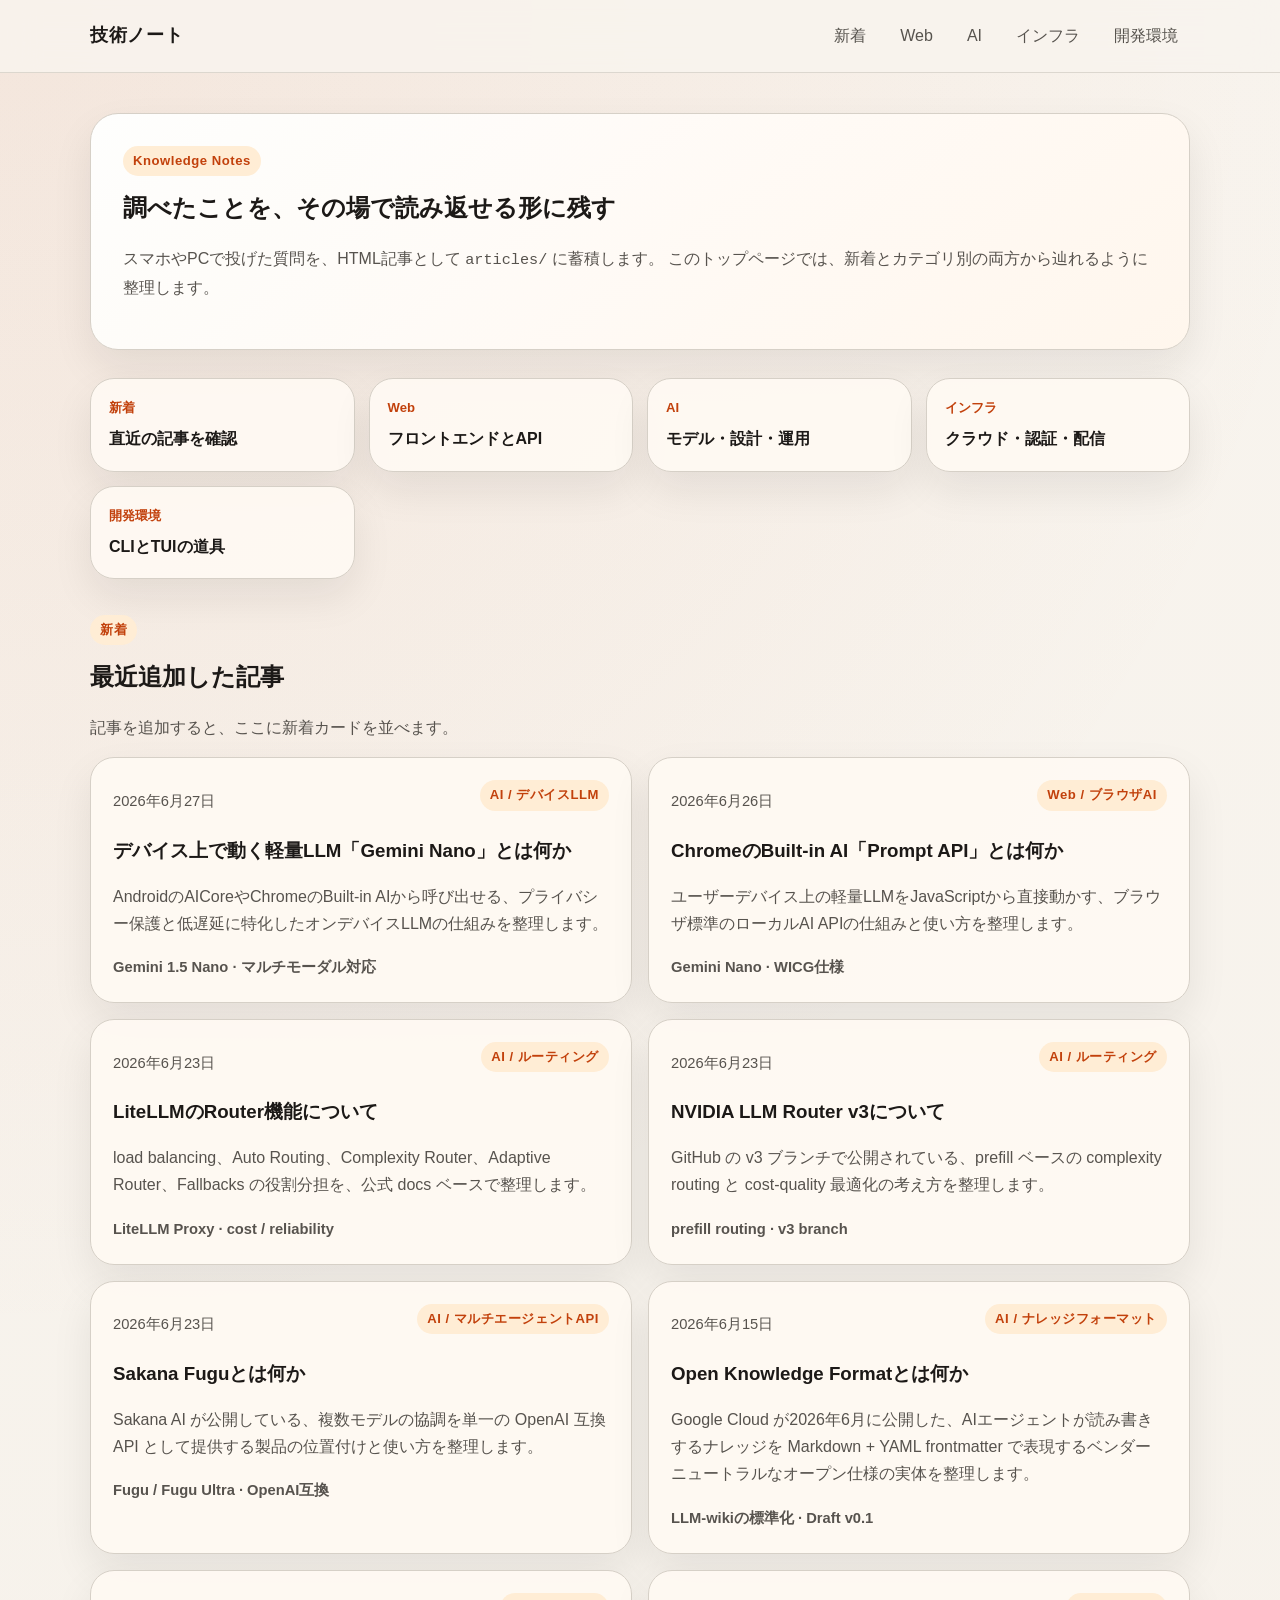
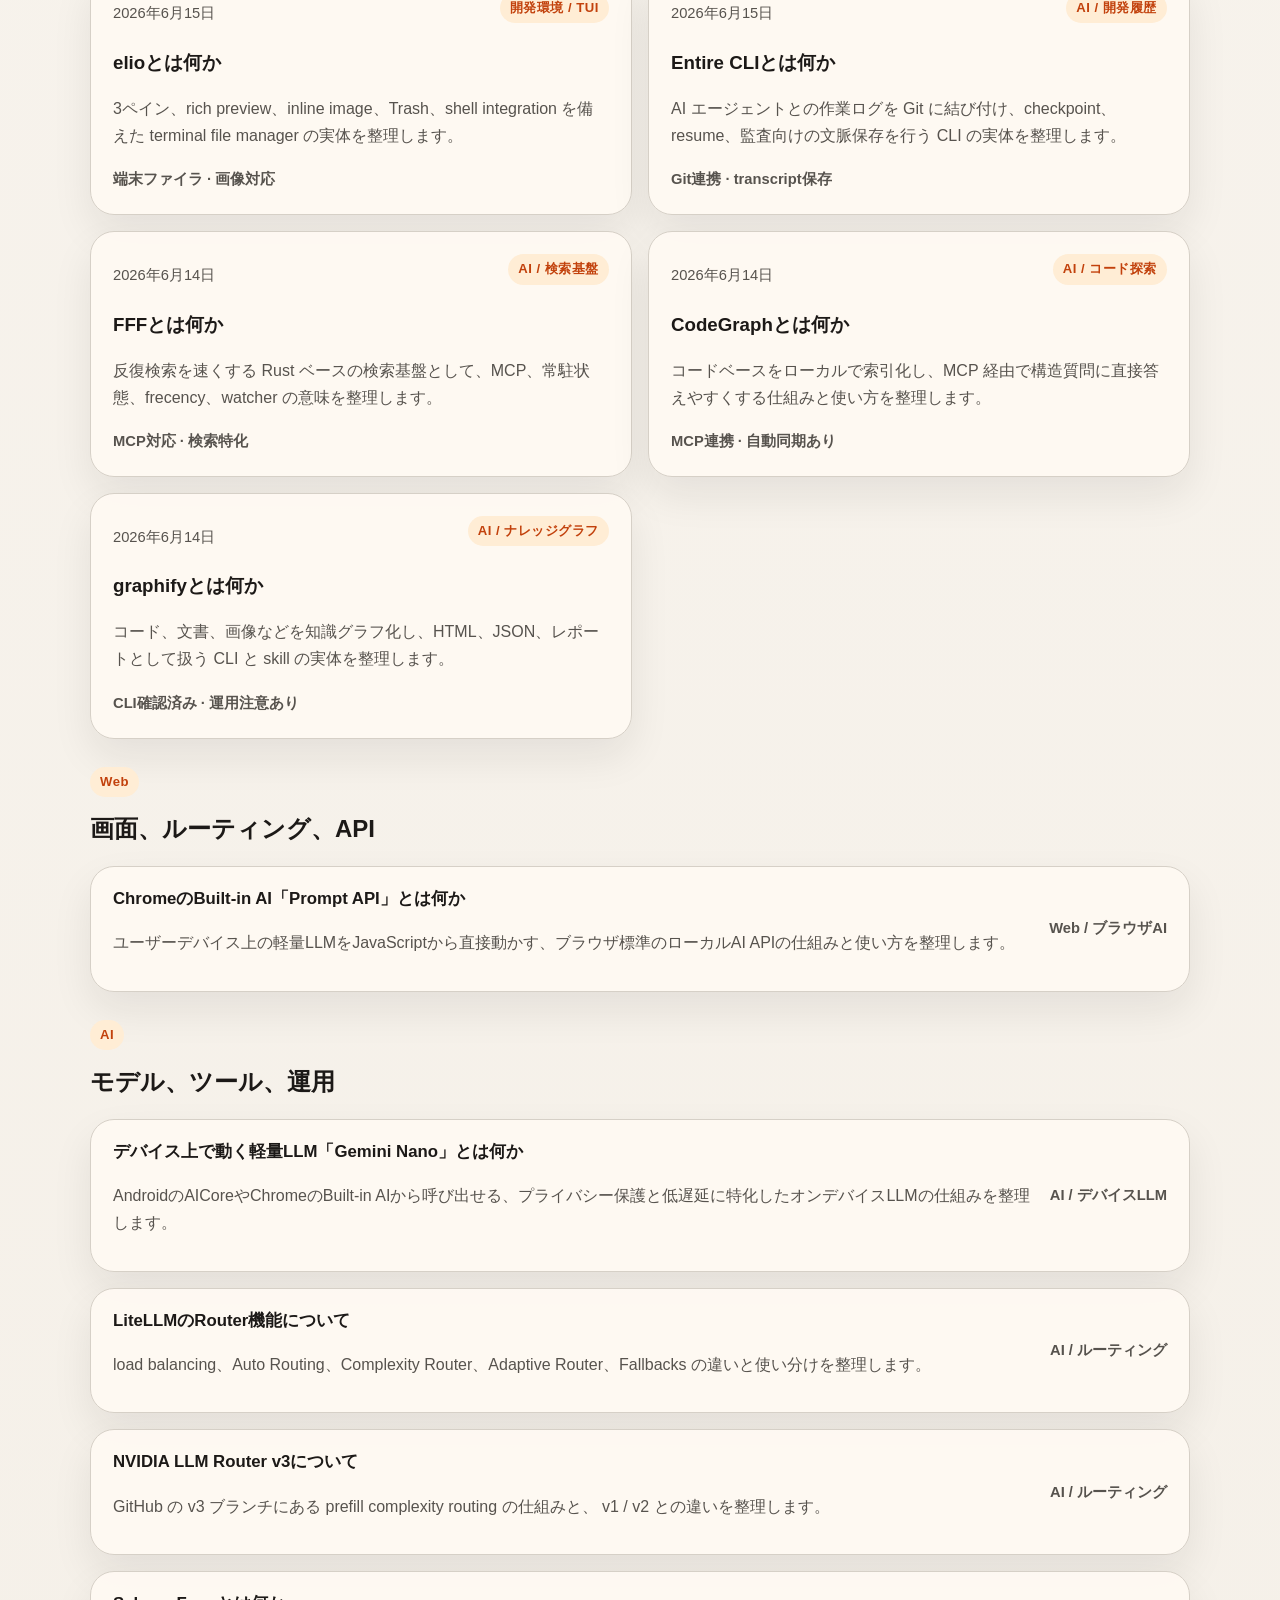
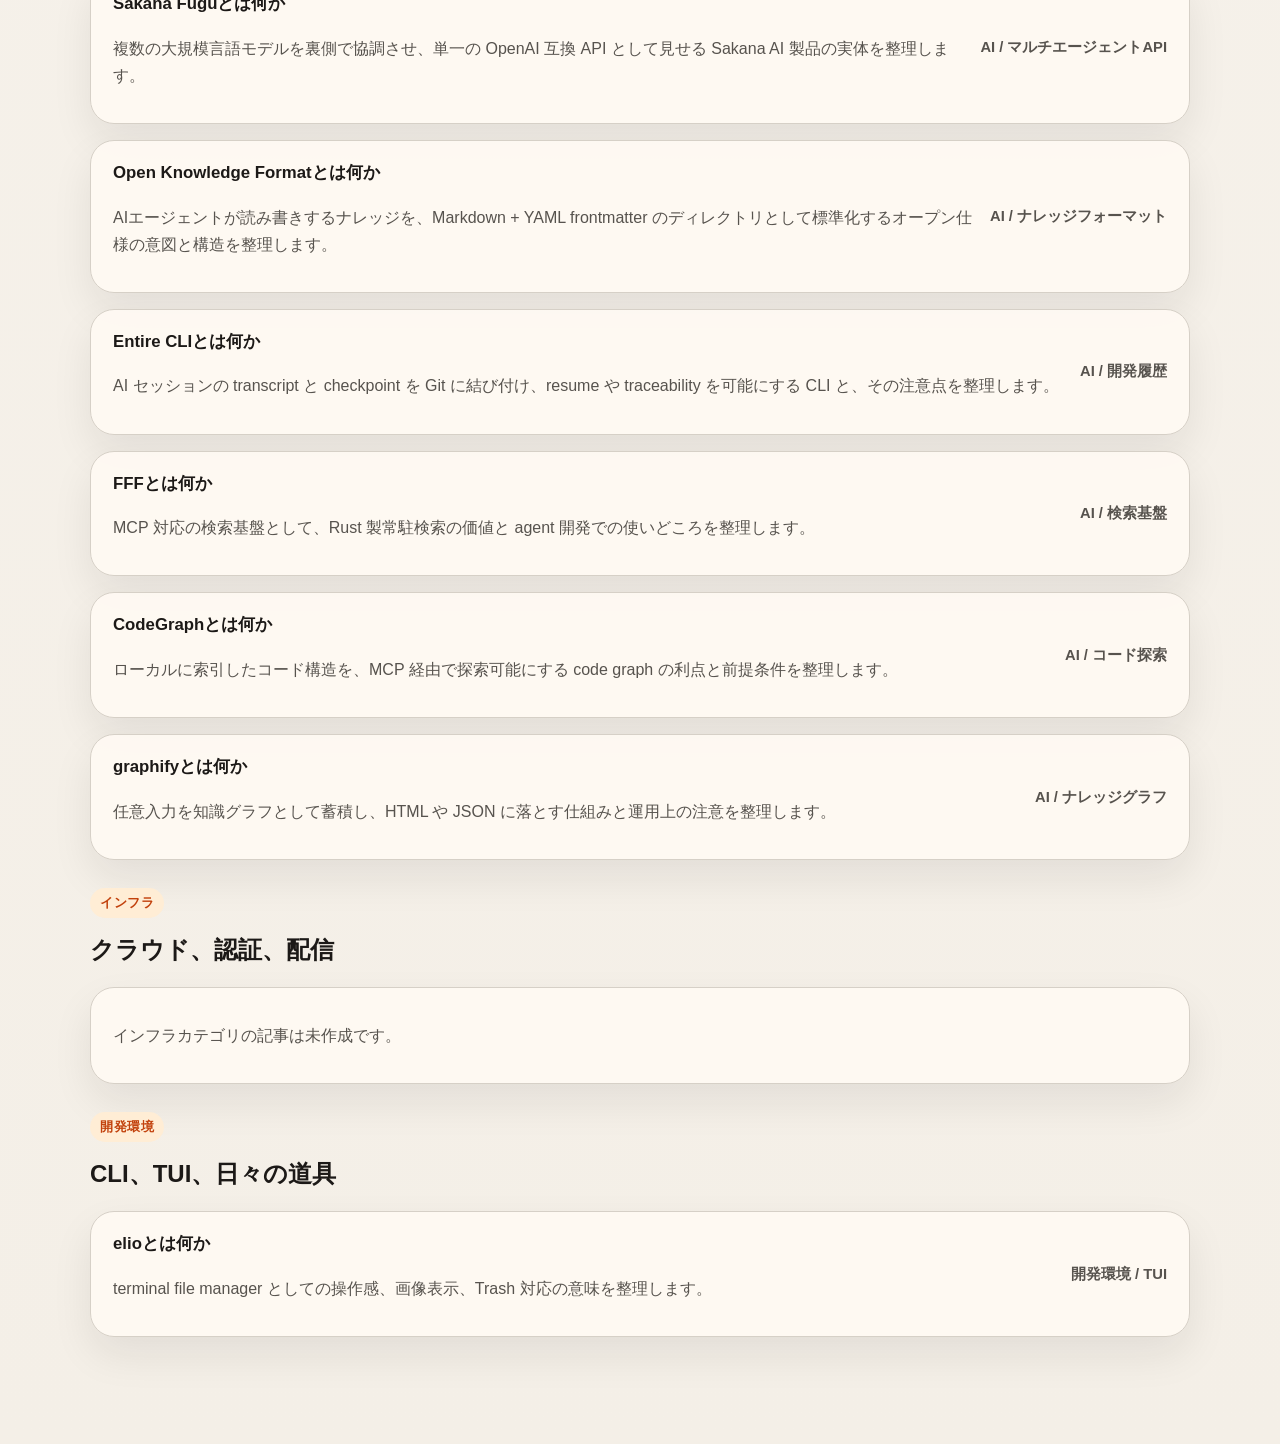
<file: index.html>
<!doctype html>
<html lang="ja">
  <head>
    <meta charset="utf-8" />
    <meta name="viewport" content="width=device-width, initial-scale=1" />
    <title>技術ノート</title>
    <meta
      name="description"
      content="スマホやPCで投げた技術的な疑問を、読み返せるHTMLノートとして蓄積するための静的サイトです。"
    />
    <link rel="stylesheet" href="styles/site.css" />
  </head>
  <body>
    <header class="site-header">
      <div class="header-inner">
        <a class="brand" href="index.html">技術ノート</a>
        <nav class="nav" aria-label="カテゴリ">
          <a href="#recent">新着</a>
          <a href="#web">Web</a>
          <a href="#ai">AI</a>
          <a href="#infra">インフラ</a>
          <a href="#devtools">開発環境</a>
        </nav>
      </div>
    </header>

    <main class="page">
      <section class="hero">
        <p class="eyebrow">Knowledge Notes</p>
        <h1>調べたことを、その場で読み返せる形に残す</h1>
        <p class="lead">
          スマホやPCで投げた質問を、HTML記事として
          <code>articles/</code> に蓄積します。
          このトップページでは、新着とカテゴリ別の両方から辿れるように整理します。
        </p>
      </section>

      <section class="section-map" aria-label="分類マップ">
        <a href="#recent">
          <span class="section-map-label">新着</span>
          <strong>直近の記事を確認</strong>
        </a>
        <a href="#web">
          <span class="section-map-label">Web</span>
          <strong>フロントエンドとAPI</strong>
        </a>
        <a href="#ai">
          <span class="section-map-label">AI</span>
          <strong>モデル・設計・運用</strong>
        </a>
        <a href="#infra">
          <span class="section-map-label">インフラ</span>
          <strong>クラウド・認証・配信</strong>
        </a>
        <a href="#devtools">
          <span class="section-map-label">開発環境</span>
          <strong>CLIとTUIの道具</strong>
        </a>
      </section>

      <section
        class="recent-section"
        id="recent"
        aria-labelledby="recent-heading"
      >
        <div class="domain-heading">
          <p class="eyebrow">新着</p>
          <h2 id="recent-heading">最近追加した記事</h2>
          <p class="section-note">
            記事を追加すると、ここに新着カードを並べます。
          </p>
        </div>
        <div class="article-list">
          <a class="article-card" href="articles/gemini-nano.html">
            <p class="card-meta-row">
              <time class="article-date" datetime="2026-06-27"
                >2026年6月27日</time
              >
              <span class="eyebrow">AI / デバイスLLM</span>
            </p>
            <h3>デバイス上で動く軽量LLM「Gemini Nano」とは何か</h3>
            <p>
              AndroidのAICoreやChromeのBuilt-in AIから呼び出せる、プライバシー保護と低遅延に特化したオンデバイスLLMの仕組みを整理します。
            </p>
            <span class="meta">Gemini 1.5 Nano · マルチモーダル対応</span>
          </a>

          <a class="article-card" href="articles/prompt-api.html">
            <p class="card-meta-row">
              <time class="article-date" datetime="2026-06-26"
                >2026年6月26日</time
              >
              <span class="eyebrow">Web / ブラウザAI</span>
            </p>
            <h3>ChromeのBuilt-in AI「Prompt API」とは何か</h3>
            <p>
              ユーザーデバイス上の軽量LLMをJavaScriptから直接動かす、ブラウザ標準のローカルAI APIの仕組みと使い方を整理します。
            </p>
            <span class="meta">Gemini Nano · WICG仕様</span>
          </a>

          <a class="article-card" href="articles/litellm-router.html">
            <p class="card-meta-row">
              <time class="article-date" datetime="2026-06-23"
                >2026年6月23日</time
              >
              <span class="eyebrow">AI / ルーティング</span>
            </p>
            <h3>LiteLLMのRouter機能について</h3>
            <p>
              load balancing、Auto Routing、Complexity Router、Adaptive
              Router、Fallbacks の役割分担を、公式 docs ベースで整理します。
            </p>
            <span class="meta">LiteLLM Proxy · cost / reliability</span>
          </a>

          <a class="article-card" href="articles/nvidia-llm-router-v3.html">
            <p class="card-meta-row">
              <time class="article-date" datetime="2026-06-23"
                >2026年6月23日</time
              >
              <span class="eyebrow">AI / ルーティング</span>
            </p>
            <h3>NVIDIA LLM Router v3について</h3>
            <p>
              GitHub の v3 ブランチで公開されている、prefill ベースの
              complexity routing と cost-quality 最適化の考え方を整理します。
            </p>
            <span class="meta">prefill routing · v3 branch</span>
          </a>

          <a class="article-card" href="articles/sakana-fugu.html">
            <p class="card-meta-row">
              <time class="article-date" datetime="2026-06-23"
                >2026年6月23日</time
              >
              <span class="eyebrow">AI / マルチエージェントAPI</span>
            </p>
            <h3>Sakana Fuguとは何か</h3>
            <p>
              Sakana AI
              が公開している、複数モデルの協調を単一の OpenAI 互換 API
              として提供する製品の位置付けと使い方を整理します。
            </p>
            <span class="meta">Fugu / Fugu Ultra · OpenAI互換</span>
          </a>

          <a class="article-card" href="articles/open-knowledge-format.html">
            <p class="card-meta-row">
              <time class="article-date" datetime="2026-06-15"
                >2026年6月15日</time
              >
              <span class="eyebrow">AI / ナレッジフォーマット</span>
            </p>
            <h3>Open Knowledge Formatとは何か</h3>
            <p>
              Google Cloud
              が2026年6月に公開した、AIエージェントが読み書きするナレッジを
              Markdown + YAML frontmatter
              で表現するベンダーニュートラルなオープン仕様の実体を整理します。
            </p>
            <span class="meta">LLM-wikiの標準化 · Draft v0.1</span>
          </a>

          <a class="article-card" href="articles/elio.html">
            <p class="card-meta-row">
              <time class="article-date" datetime="2026-06-15"
                >2026年6月15日</time
              >
              <span class="eyebrow">開発環境 / TUI</span>
            </p>
            <h3>elioとは何か</h3>
            <p>
              3ペイン、rich preview、inline image、Trash、shell integration
              を備えた terminal file manager の実体を整理します。
            </p>
            <span class="meta">端末ファイラ · 画像対応</span>
          </a>

          <a class="article-card" href="articles/entire-cli.html">
            <p class="card-meta-row">
              <time class="article-date" datetime="2026-06-15"
                >2026年6月15日</time
              >
              <span class="eyebrow">AI / 開発履歴</span>
            </p>
            <h3>Entire CLIとは何か</h3>
            <p>
              AI エージェントとの作業ログを Git
              に結び付け、checkpoint、resume、監査向けの文脈保存を行う CLI
              の実体を整理します。
            </p>
            <span class="meta">Git連携 · transcript保存</span>
          </a>

          <a class="article-card" href="articles/fff.html">
            <p class="card-meta-row">
              <time class="article-date" datetime="2026-06-14"
                >2026年6月14日</time
              >
              <span class="eyebrow">AI / 検索基盤</span>
            </p>
            <h3>FFFとは何か</h3>
            <p>
              反復検索を速くする Rust
              ベースの検索基盤として、MCP、常駐状態、frecency、watcher
              の意味を整理します。
            </p>
            <span class="meta">MCP対応 · 検索特化</span>
          </a>

          <a class="article-card" href="articles/codegraph.html">
            <p class="card-meta-row">
              <time class="article-date" datetime="2026-06-14"
                >2026年6月14日</time
              >
              <span class="eyebrow">AI / コード探索</span>
            </p>
            <h3>CodeGraphとは何か</h3>
            <p>
              コードベースをローカルで索引化し、MCP
              経由で構造質問に直接答えやすくする仕組みと使い方を整理します。
            </p>
            <span class="meta">MCP連携 · 自動同期あり</span>
          </a>

          <a class="article-card" href="articles/graphify.html">
            <p class="card-meta-row">
              <time class="article-date" datetime="2026-06-14"
                >2026年6月14日</time
              >
              <span class="eyebrow">AI / ナレッジグラフ</span>
            </p>
            <h3>graphifyとは何か</h3>
            <p>
              コード、文書、画像などを知識グラフ化し、HTML、JSON、レポートとして扱う
              CLI と skill の実体を整理します。
            </p>
            <span class="meta">CLI確認済み · 運用注意あり</span>
          </a>
        </div>
      </section>

      <section class="domain-section" id="web" aria-labelledby="web-heading">
        <div class="domain-heading">
          <p class="eyebrow">Web</p>
          <h2 id="web-heading">画面、ルーティング、API</h2>
        </div>
        <div class="article-row-list">
          <a class="article-row" href="articles/prompt-api.html">
            <div class="article-row-main">
              <span class="article-row-title">ChromeのBuilt-in AI「Prompt API」とは何か</span>
              <p class="article-row-desc">
                ユーザーデバイス上の軽量LLMをJavaScriptから直接動かす、ブラウザ標準のローカルAI APIの仕組みと使い方を整理します。
              </p>
            </div>
            <span class="article-row-meta">Web / ブラウザAI</span>
          </a>
        </div>
      </section>

      <section class="domain-section" id="ai" aria-labelledby="ai-heading">
        <div class="domain-heading">
          <p class="eyebrow">AI</p>
          <h2 id="ai-heading">モデル、ツール、運用</h2>
        </div>
        <div class="article-row-list">
          <a class="article-row" href="articles/gemini-nano.html">
            <div class="article-row-main">
              <span class="article-row-title">デバイス上で動く軽量LLM「Gemini Nano」とは何か</span>
              <p class="article-row-desc">
                AndroidのAICoreやChromeのBuilt-in AIから呼び出せる、プライバシー保護と低遅延に特化したオンデバイスLLMの仕組みを整理します。
              </p>
            </div>
            <span class="article-row-meta">AI / デバイスLLM</span>
          </a>

          <a class="article-row" href="articles/litellm-router.html">
            <div class="article-row-main">
              <span class="article-row-title">LiteLLMのRouter機能について</span>
              <p class="article-row-desc">
                load balancing、Auto Routing、Complexity Router、Adaptive
                Router、Fallbacks の違いと使い分けを整理します。
              </p>
            </div>
            <span class="article-row-meta">AI / ルーティング</span>
          </a>

          <a class="article-row" href="articles/nvidia-llm-router-v3.html">
            <div class="article-row-main">
              <span class="article-row-title">NVIDIA LLM Router v3について</span>
              <p class="article-row-desc">
                GitHub の v3 ブランチにある prefill complexity routing の仕組みと、
                v1 / v2 との違いを整理します。
              </p>
            </div>
            <span class="article-row-meta">AI / ルーティング</span>
          </a>

          <a class="article-row" href="articles/sakana-fugu.html">
            <div class="article-row-main">
              <span class="article-row-title">Sakana Fuguとは何か</span>
              <p class="article-row-desc">
                複数の大規模言語モデルを裏側で協調させ、単一の OpenAI 互換
                API として見せる Sakana AI 製品の実体を整理します。
              </p>
            </div>
            <span class="article-row-meta">AI / マルチエージェントAPI</span>
          </a>

          <a class="article-row" href="articles/open-knowledge-format.html">
            <div class="article-row-main">
              <span class="article-row-title"
                >Open Knowledge Formatとは何か</span
              >
              <p class="article-row-desc">
                AIエージェントが読み書きするナレッジを、Markdown + YAML
                frontmatter
                のディレクトリとして標準化するオープン仕様の意図と構造を整理します。
              </p>
            </div>
            <span class="article-row-meta">AI / ナレッジフォーマット</span>
          </a>

          <a class="article-row" href="articles/entire-cli.html">
            <div class="article-row-main">
              <span class="article-row-title">Entire CLIとは何か</span>
              <p class="article-row-desc">
                AI セッションの transcript と checkpoint を Git
                に結び付け、resume や traceability を可能にする CLI
                と、その注意点を整理します。
              </p>
            </div>
            <span class="article-row-meta">AI / 開発履歴</span>
          </a>

          <a class="article-row" href="articles/fff.html">
            <div class="article-row-main">
              <span class="article-row-title">FFFとは何か</span>
              <p class="article-row-desc">
                MCP 対応の検索基盤として、Rust 製常駐検索の価値と
                agent 開発での使いどころを整理します。
              </p>
            </div>
            <span class="article-row-meta">AI / 検索基盤</span>
          </a>

          <a class="article-row" href="articles/codegraph.html">
            <div class="article-row-main">
              <span class="article-row-title">CodeGraphとは何か</span>
              <p class="article-row-desc">
                ローカルに索引したコード構造を、MCP 経由で探索可能にする
                code graph の利点と前提条件を整理します。
              </p>
            </div>
            <span class="article-row-meta">AI / コード探索</span>
          </a>

          <a class="article-row" href="articles/graphify.html">
            <div class="article-row-main">
              <span class="article-row-title">graphifyとは何か</span>
              <p class="article-row-desc">
                任意入力を知識グラフとして蓄積し、HTML や JSON
                に落とす仕組みと運用上の注意を整理します。
              </p>
            </div>
            <span class="article-row-meta">AI / ナレッジグラフ</span>
          </a>
        </div>
      </section>

      <section class="domain-section" id="infra" aria-labelledby="infra-heading">
        <div class="domain-heading">
          <p class="eyebrow">インフラ</p>
          <h2 id="infra-heading">クラウド、認証、配信</h2>
        </div>
        <div class="empty-state">
          <p>インフラカテゴリの記事は未作成です。</p>
        </div>
      </section>

      <section class="domain-section" id="devtools" aria-labelledby="devtools-heading">
        <div class="domain-heading">
          <p class="eyebrow">開発環境</p>
          <h2 id="devtools-heading">CLI、TUI、日々の道具</h2>
        </div>
        <div class="article-row-list">
          <a class="article-row" href="articles/elio.html">
            <div class="article-row-main">
              <span class="article-row-title">elioとは何か</span>
              <p class="article-row-desc">
                terminal file manager としての操作感、画像表示、Trash
                対応の意味を整理します。
              </p>
            </div>
            <span class="article-row-meta">開発環境 / TUI</span>
          </a>
        </div>
      </section>
    </main>
  </body>
</html>
</file>
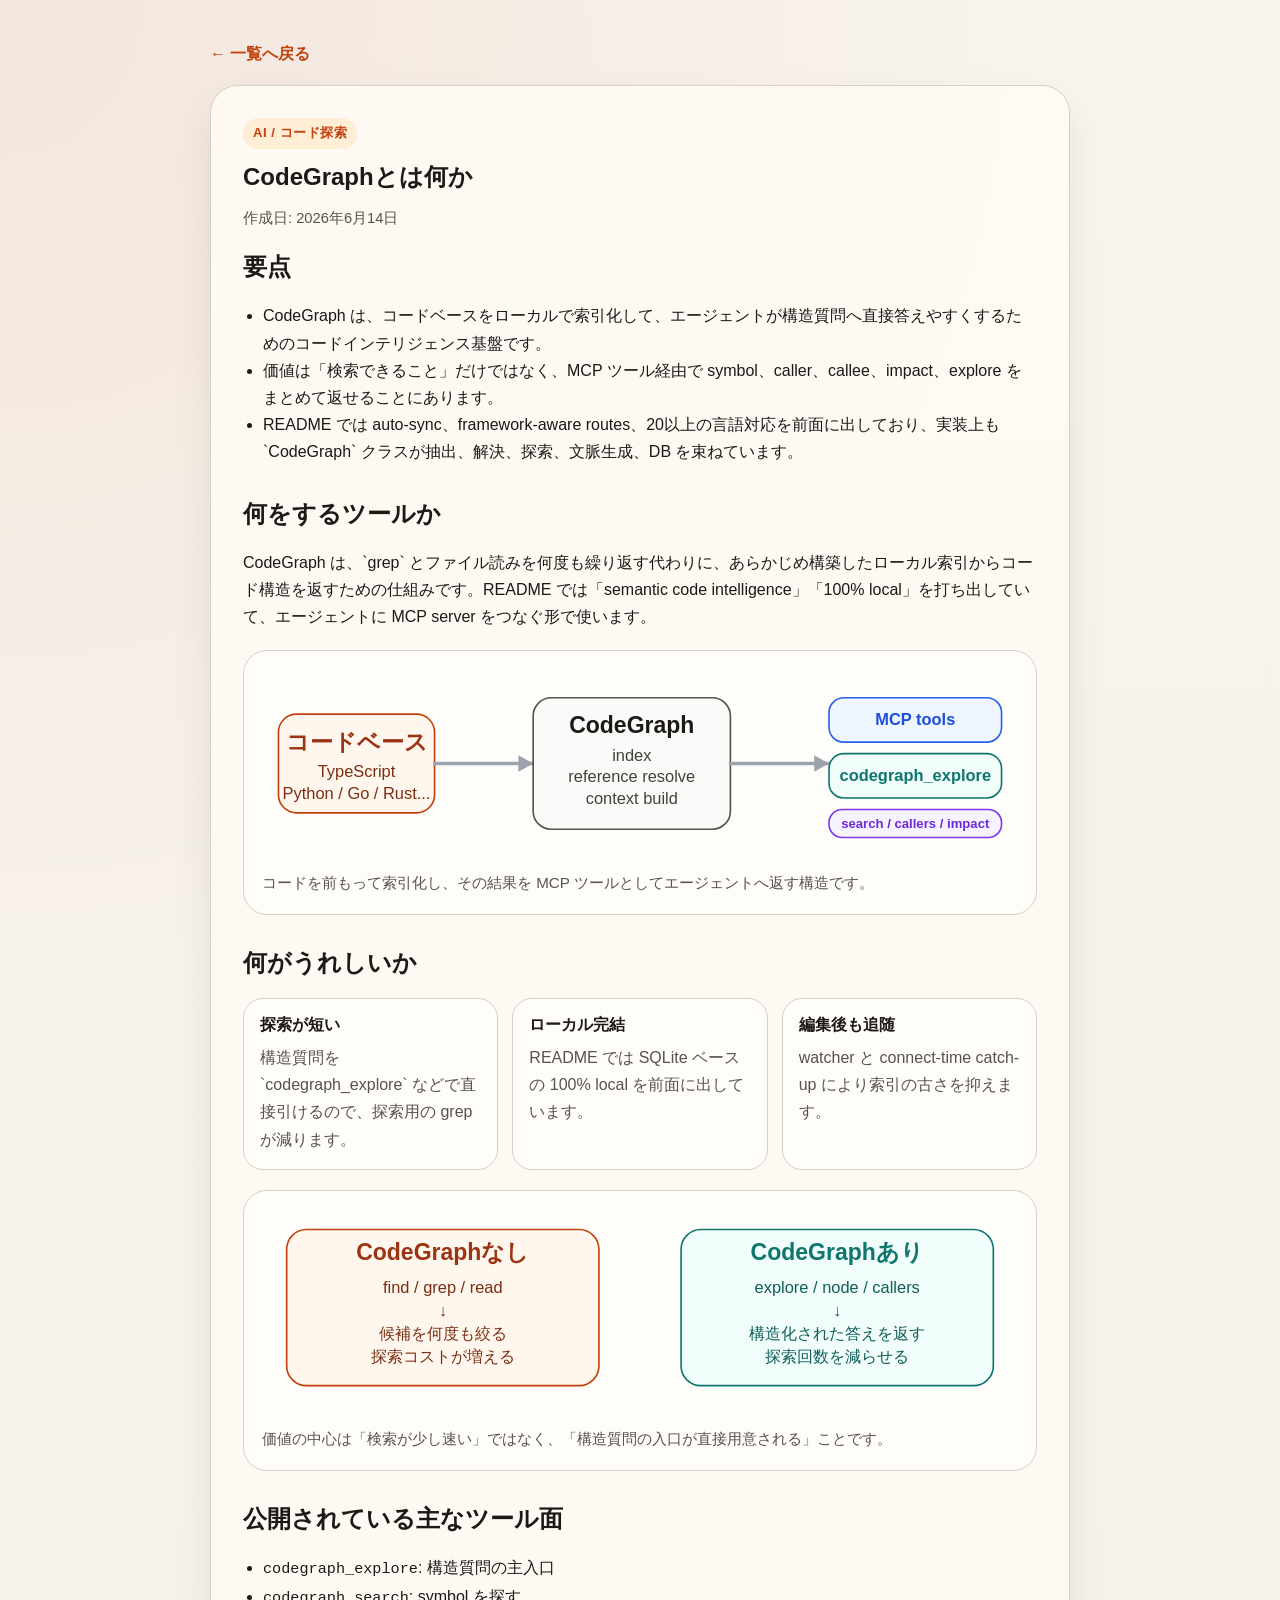
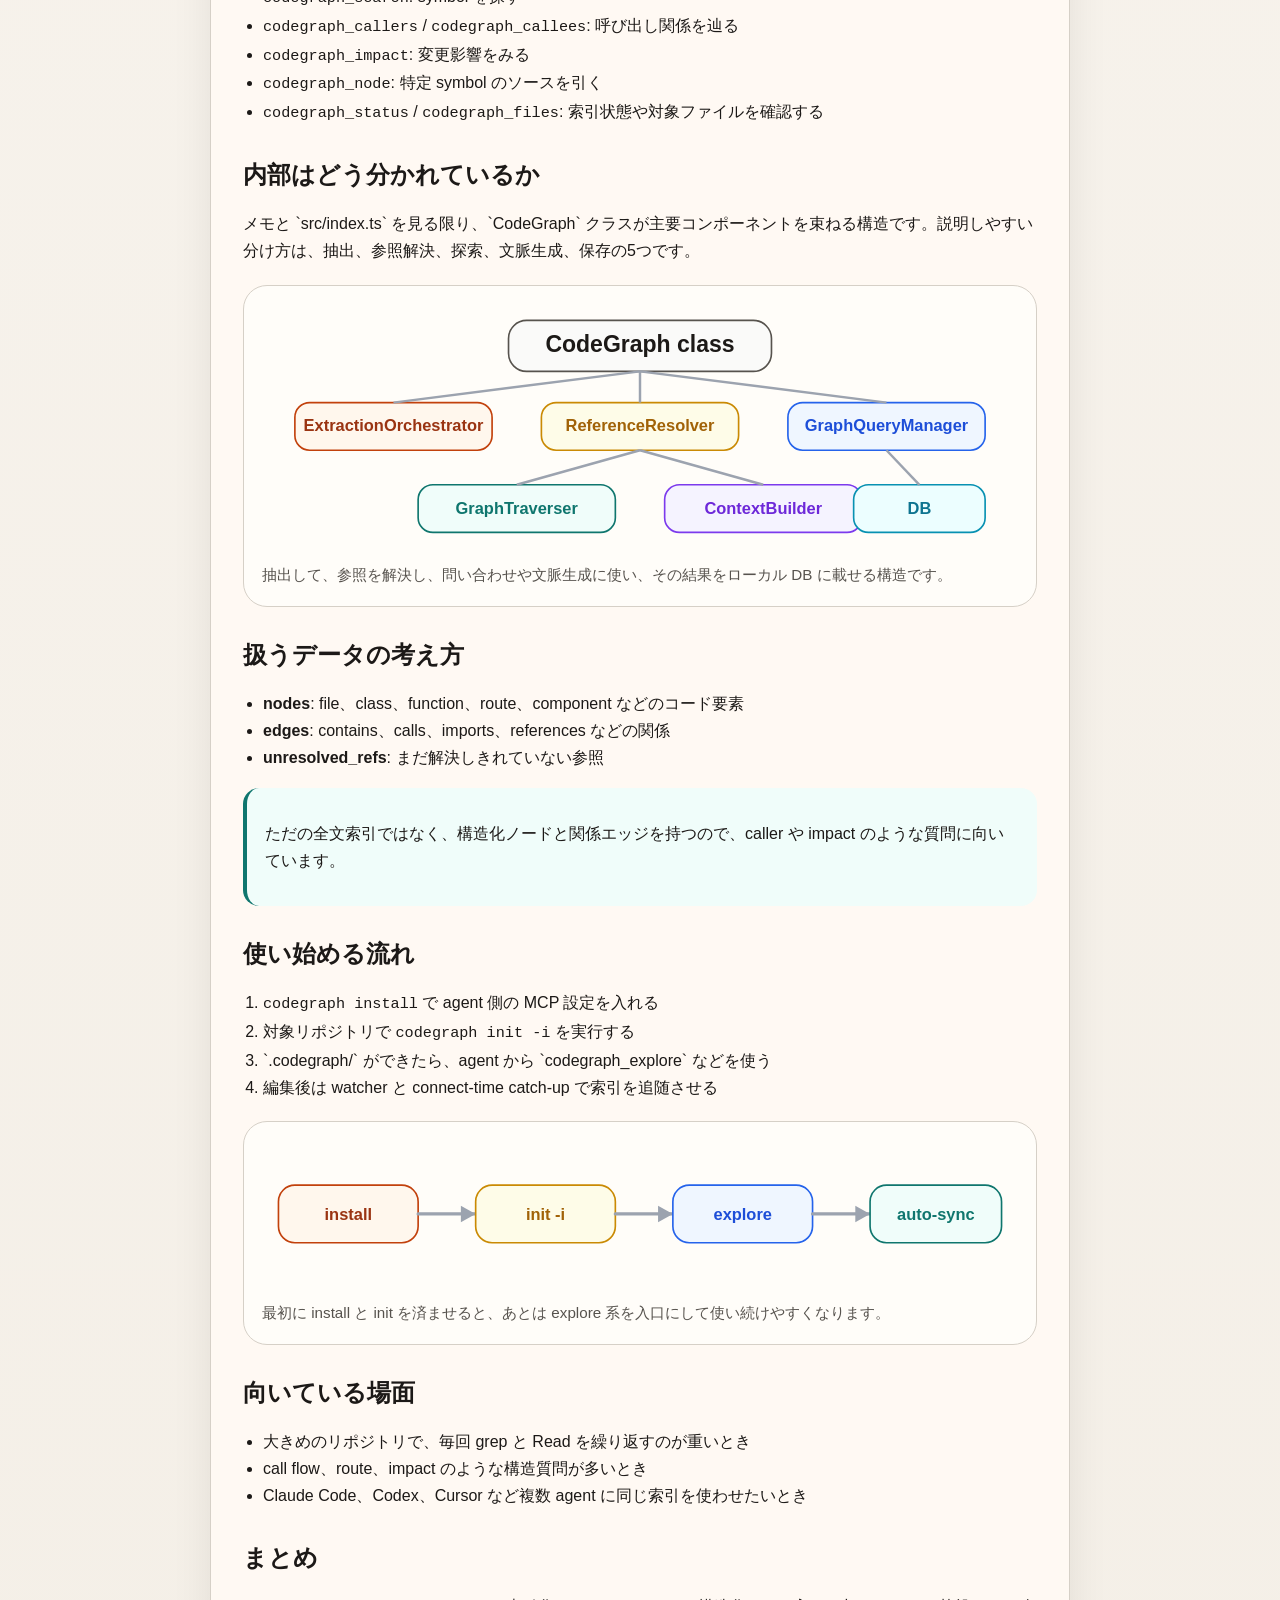
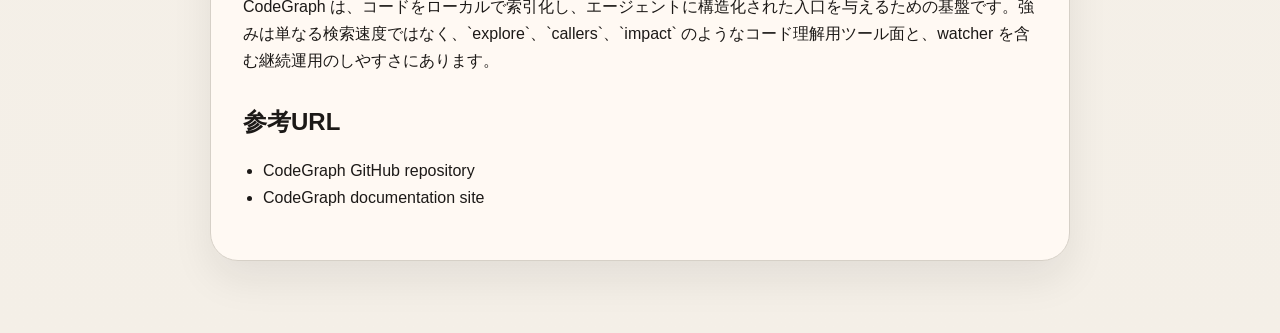
<file: articles/codegraph.html>
<!doctype html>
<html lang="ja">
<head>
  <meta charset="utf-8">
  <meta name="viewport" content="width=device-width, initial-scale=1">
  <title>CodeGraphとは何か</title>
  <link rel="stylesheet" href="../styles/site.css">
</head>
<body>
  <main class="article-page">
    <a class="back-link" href="../index.html">← 一覧へ戻る</a>

    <article class="article-shell">
      <p class="eyebrow">AI / コード探索</p>
      <h1>CodeGraphとは何か</h1>
      <p class="article-date">作成日: 2026年6月14日</p>

      <section>
        <h2>要点</h2>
        <ul>
          <li>CodeGraph は、コードベースをローカルで索引化して、エージェントが構造質問へ直接答えやすくするためのコードインテリジェンス基盤です。</li>
          <li>価値は「検索できること」だけではなく、MCP ツール経由で symbol、caller、callee、impact、explore をまとめて返せることにあります。</li>
          <li>README では auto-sync、framework-aware routes、20以上の言語対応を前面に出しており、実装上も `CodeGraph` クラスが抽出、解決、探索、文脈生成、DB を束ねています。</li>
        </ul>
      </section>

      <section>
        <h2>何をするツールか</h2>
        <p>CodeGraph は、`grep` とファイル読みを何度も繰り返す代わりに、あらかじめ構築したローカル索引からコード構造を返すための仕組みです。README では「semantic code intelligence」「100% local」を打ち出していて、エージェントに MCP server をつなぐ形で使います。</p>
        <figure class="diagram-card">
          <svg viewBox="0 0 920 230" role="img" aria-label="CodeGraphの基本フロー">
            <rect x="20" y="55" width="190" height="120" rx="22" fill="#fff7ed" stroke="#c2410c" stroke-width="2"/>
            <text x="115" y="98" text-anchor="middle" font-size="28" font-weight="700" fill="#9a3412">コードベース</text>
            <text x="115" y="132" text-anchor="middle" font-size="20" fill="#7c2d12">TypeScript</text>
            <text x="115" y="158" text-anchor="middle" font-size="20" fill="#7c2d12">Python / Go / Rust...</text>

            <path d="M210 115 H330" stroke="#9ca3af" stroke-width="4" stroke-linecap="round"/>
            <polygon points="330,115 312,105 312,125" fill="#9ca3af"/>

            <rect x="330" y="35" width="240" height="160" rx="22" fill="#fafaf9" stroke="#57534e" stroke-width="2"/>
            <text x="450" y="78" text-anchor="middle" font-size="28" font-weight="700" fill="#1c1917">CodeGraph</text>
            <text x="450" y="112" text-anchor="middle" font-size="20" fill="#44403c">index</text>
            <text x="450" y="138" text-anchor="middle" font-size="20" fill="#44403c">reference resolve</text>
            <text x="450" y="164" text-anchor="middle" font-size="20" fill="#44403c">context build</text>

            <path d="M570 115 H690" stroke="#9ca3af" stroke-width="4" stroke-linecap="round"/>
            <polygon points="690,115 672,105 672,125" fill="#9ca3af"/>

            <rect x="690" y="35" width="210" height="54" rx="18" fill="#eff6ff" stroke="#2563eb" stroke-width="2"/>
            <text x="795" y="68" text-anchor="middle" font-size="20" font-weight="700" fill="#1d4ed8">MCP tools</text>

            <rect x="690" y="103" width="210" height="54" rx="18" fill="#f0fdfa" stroke="#0f766e" stroke-width="2"/>
            <text x="795" y="136" text-anchor="middle" font-size="20" font-weight="700" fill="#0f766e">codegraph_explore</text>

            <rect x="690" y="171" width="210" height="34" rx="16" fill="#f5f3ff" stroke="#7c3aed" stroke-width="2"/>
            <text x="795" y="193" text-anchor="middle" font-size="16" font-weight="700" fill="#6d28d9">search / callers / impact</text>
          </svg>
          <figcaption class="diagram-caption">コードを前もって索引化し、その結果を MCP ツールとしてエージェントへ返す構造です。</figcaption>
        </figure>
      </section>

      <section>
        <h2>何がうれしいか</h2>
        <div class="mini-grid">
          <div class="mini-card">
            <h3>探索が短い</h3>
            <p>構造質問を `codegraph_explore` などで直接引けるので、探索用の grep が減ります。</p>
          </div>
          <div class="mini-card">
            <h3>ローカル完結</h3>
            <p>README では SQLite ベースの 100% local を前面に出しています。</p>
          </div>
          <div class="mini-card">
            <h3>編集後も追随</h3>
            <p>watcher と connect-time catch-up により索引の古さを抑えます。</p>
          </div>
        </div>
        <figure class="diagram-card">
          <svg viewBox="0 0 920 250" role="img" aria-label="通常探索とCodeGraph利用の違い">
            <rect x="30" y="25" width="380" height="190" rx="24" fill="#fff7ed" stroke="#c2410c" stroke-width="2"/>
            <text x="220" y="62" text-anchor="middle" font-size="28" font-weight="700" fill="#9a3412">CodeGraphなし</text>
            <text x="220" y="102" text-anchor="middle" font-size="20" fill="#7c2d12">find / grep / read</text>
            <text x="220" y="130" text-anchor="middle" font-size="20" fill="#7c2d12">↓</text>
            <text x="220" y="158" text-anchor="middle" font-size="20" fill="#7c2d12">候補を何度も絞る</text>
            <text x="220" y="186" text-anchor="middle" font-size="20" fill="#7c2d12">探索コストが増える</text>

            <rect x="510" y="25" width="380" height="190" rx="24" fill="#f0fdfa" stroke="#0f766e" stroke-width="2"/>
            <text x="700" y="62" text-anchor="middle" font-size="28" font-weight="700" fill="#0f766e">CodeGraphあり</text>
            <text x="700" y="102" text-anchor="middle" font-size="20" fill="#115e59">explore / node / callers</text>
            <text x="700" y="130" text-anchor="middle" font-size="20" fill="#115e59">↓</text>
            <text x="700" y="158" text-anchor="middle" font-size="20" fill="#115e59">構造化された答えを返す</text>
            <text x="700" y="186" text-anchor="middle" font-size="20" fill="#115e59">探索回数を減らせる</text>
          </svg>
          <figcaption class="diagram-caption">価値の中心は「検索が少し速い」ではなく、「構造質問の入口が直接用意される」ことです。</figcaption>
        </figure>
      </section>

      <section>
        <h2>公開されている主なツール面</h2>
        <ul>
          <li><code>codegraph_explore</code>: 構造質問の主入口</li>
          <li><code>codegraph_search</code>: symbol を探す</li>
          <li><code>codegraph_callers</code> / <code>codegraph_callees</code>: 呼び出し関係を辿る</li>
          <li><code>codegraph_impact</code>: 変更影響をみる</li>
          <li><code>codegraph_node</code>: 特定 symbol のソースを引く</li>
          <li><code>codegraph_status</code> / <code>codegraph_files</code>: 索引状態や対象ファイルを確認する</li>
        </ul>
      </section>

      <section>
        <h2>内部はどう分かれているか</h2>
        <p>メモと `src/index.ts` を見る限り、`CodeGraph` クラスが主要コンポーネントを束ねる構造です。説明しやすい分け方は、抽出、参照解決、探索、文脈生成、保存の5つです。</p>
        <figure class="diagram-card">
          <svg viewBox="0 0 920 300" role="img" aria-label="CodeGraphの内部構成">
            <rect x="300" y="20" width="320" height="62" rx="22" fill="#fafaf9" stroke="#57534e" stroke-width="2"/>
            <text x="460" y="58" text-anchor="middle" font-size="28" font-weight="700" fill="#1c1917">CodeGraph class</text>

            <rect x="40" y="120" width="240" height="58" rx="18" fill="#fff7ed" stroke="#c2410c" stroke-width="2"/>
            <text x="160" y="155" text-anchor="middle" font-size="20" font-weight="700" fill="#9a3412">ExtractionOrchestrator</text>

            <rect x="340" y="120" width="240" height="58" rx="18" fill="#fefce8" stroke="#ca8a04" stroke-width="2"/>
            <text x="460" y="155" text-anchor="middle" font-size="20" font-weight="700" fill="#a16207">ReferenceResolver</text>

            <rect x="640" y="120" width="240" height="58" rx="18" fill="#eff6ff" stroke="#2563eb" stroke-width="2"/>
            <text x="760" y="155" text-anchor="middle" font-size="20" font-weight="700" fill="#1d4ed8">GraphQueryManager</text>

            <rect x="190" y="220" width="240" height="58" rx="18" fill="#f0fdfa" stroke="#0f766e" stroke-width="2"/>
            <text x="310" y="255" text-anchor="middle" font-size="20" font-weight="700" fill="#0f766e">GraphTraverser</text>

            <rect x="490" y="220" width="240" height="58" rx="18" fill="#f5f3ff" stroke="#7c3aed" stroke-width="2"/>
            <text x="610" y="255" text-anchor="middle" font-size="20" font-weight="700" fill="#6d28d9">ContextBuilder</text>

            <rect x="720" y="220" width="160" height="58" rx="18" fill="#ecfeff" stroke="#0891b2" stroke-width="2"/>
            <text x="800" y="255" text-anchor="middle" font-size="20" font-weight="700" fill="#0e7490">DB</text>

            <line x1="460" y1="82" x2="160" y2="120" stroke="#9ca3af" stroke-width="3"/>
            <line x1="460" y1="82" x2="460" y2="120" stroke="#9ca3af" stroke-width="3"/>
            <line x1="460" y1="82" x2="760" y2="120" stroke="#9ca3af" stroke-width="3"/>
            <line x1="460" y1="178" x2="310" y2="220" stroke="#9ca3af" stroke-width="3"/>
            <line x1="460" y1="178" x2="610" y2="220" stroke="#9ca3af" stroke-width="3"/>
            <line x1="760" y1="178" x2="800" y2="220" stroke="#9ca3af" stroke-width="3"/>
          </svg>
          <figcaption class="diagram-caption">抽出して、参照を解決し、問い合わせや文脈生成に使い、その結果をローカル DB に載せる構造です。</figcaption>
        </figure>
      </section>

      <section>
        <h2>扱うデータの考え方</h2>
        <ul>
          <li><strong>nodes</strong>: file、class、function、route、component などのコード要素</li>
          <li><strong>edges</strong>: contains、calls、imports、references などの関係</li>
          <li><strong>unresolved_refs</strong>: まだ解決しきれていない参照</li>
        </ul>
        <div class="compare-box">
          <p>ただの全文索引ではなく、構造化ノードと関係エッジを持つので、caller や impact のような質問に向いています。</p>
        </div>
      </section>

      <section>
        <h2>使い始める流れ</h2>
        <ol>
          <li><code>codegraph install</code> で agent 側の MCP 設定を入れる</li>
          <li>対象リポジトリで <code>codegraph init -i</code> を実行する</li>
          <li>`.codegraph/` ができたら、agent から `codegraph_explore` などを使う</li>
          <li>編集後は watcher と connect-time catch-up で索引を追随させる</li>
        </ol>
        <figure class="diagram-card">
          <svg viewBox="0 0 920 180" role="img" aria-label="CodeGraphの導入手順">
            <rect x="20" y="55" width="170" height="70" rx="20" fill="#fff7ed" stroke="#c2410c" stroke-width="2"/>
            <text x="105" y="97" text-anchor="middle" font-size="20" font-weight="700" fill="#9a3412">install</text>
            <path d="M190 90 H260" stroke="#9ca3af" stroke-width="4" stroke-linecap="round"/>
            <polygon points="260,90 242,80 242,100" fill="#9ca3af"/>

            <rect x="260" y="55" width="170" height="70" rx="20" fill="#fefce8" stroke="#ca8a04" stroke-width="2"/>
            <text x="345" y="97" text-anchor="middle" font-size="20" font-weight="700" fill="#a16207">init -i</text>
            <path d="M430 90 H500" stroke="#9ca3af" stroke-width="4" stroke-linecap="round"/>
            <polygon points="500,90 482,80 482,100" fill="#9ca3af"/>

            <rect x="500" y="55" width="170" height="70" rx="20" fill="#eff6ff" stroke="#2563eb" stroke-width="2"/>
            <text x="585" y="97" text-anchor="middle" font-size="20" font-weight="700" fill="#1d4ed8">explore</text>
            <path d="M670 90 H740" stroke="#9ca3af" stroke-width="4" stroke-linecap="round"/>
            <polygon points="740,90 722,80 722,100" fill="#9ca3af"/>

            <rect x="740" y="55" width="160" height="70" rx="20" fill="#f0fdfa" stroke="#0f766e" stroke-width="2"/>
            <text x="820" y="97" text-anchor="middle" font-size="20" font-weight="700" fill="#0f766e">auto-sync</text>
          </svg>
          <figcaption class="diagram-caption">最初に install と init を済ませると、あとは explore 系を入口にして使い続けやすくなります。</figcaption>
        </figure>
      </section>

      <section>
        <h2>向いている場面</h2>
        <ul>
          <li>大きめのリポジトリで、毎回 grep と Read を繰り返すのが重いとき</li>
          <li>call flow、route、impact のような構造質問が多いとき</li>
          <li>Claude Code、Codex、Cursor など複数 agent に同じ索引を使わせたいとき</li>
        </ul>
      </section>

      <section>
        <h2>まとめ</h2>
        <p>CodeGraph は、コードをローカルで索引化し、エージェントに構造化された入口を与えるための基盤です。強みは単なる検索速度ではなく、`explore`、`callers`、`impact` のようなコード理解用ツール面と、watcher を含む継続運用のしやすさにあります。</p>
      </section>

      <section>
        <h2>参考URL</h2>
        <ul>
          <li><a href="https://github.com/colbymchenry/codegraph">CodeGraph GitHub repository</a></li>
          <li><a href="https://colbymchenry.github.io/codegraph/">CodeGraph documentation site</a></li>
        </ul>
      </section>
    </article>
  </main>
</body>
</html>
</file>
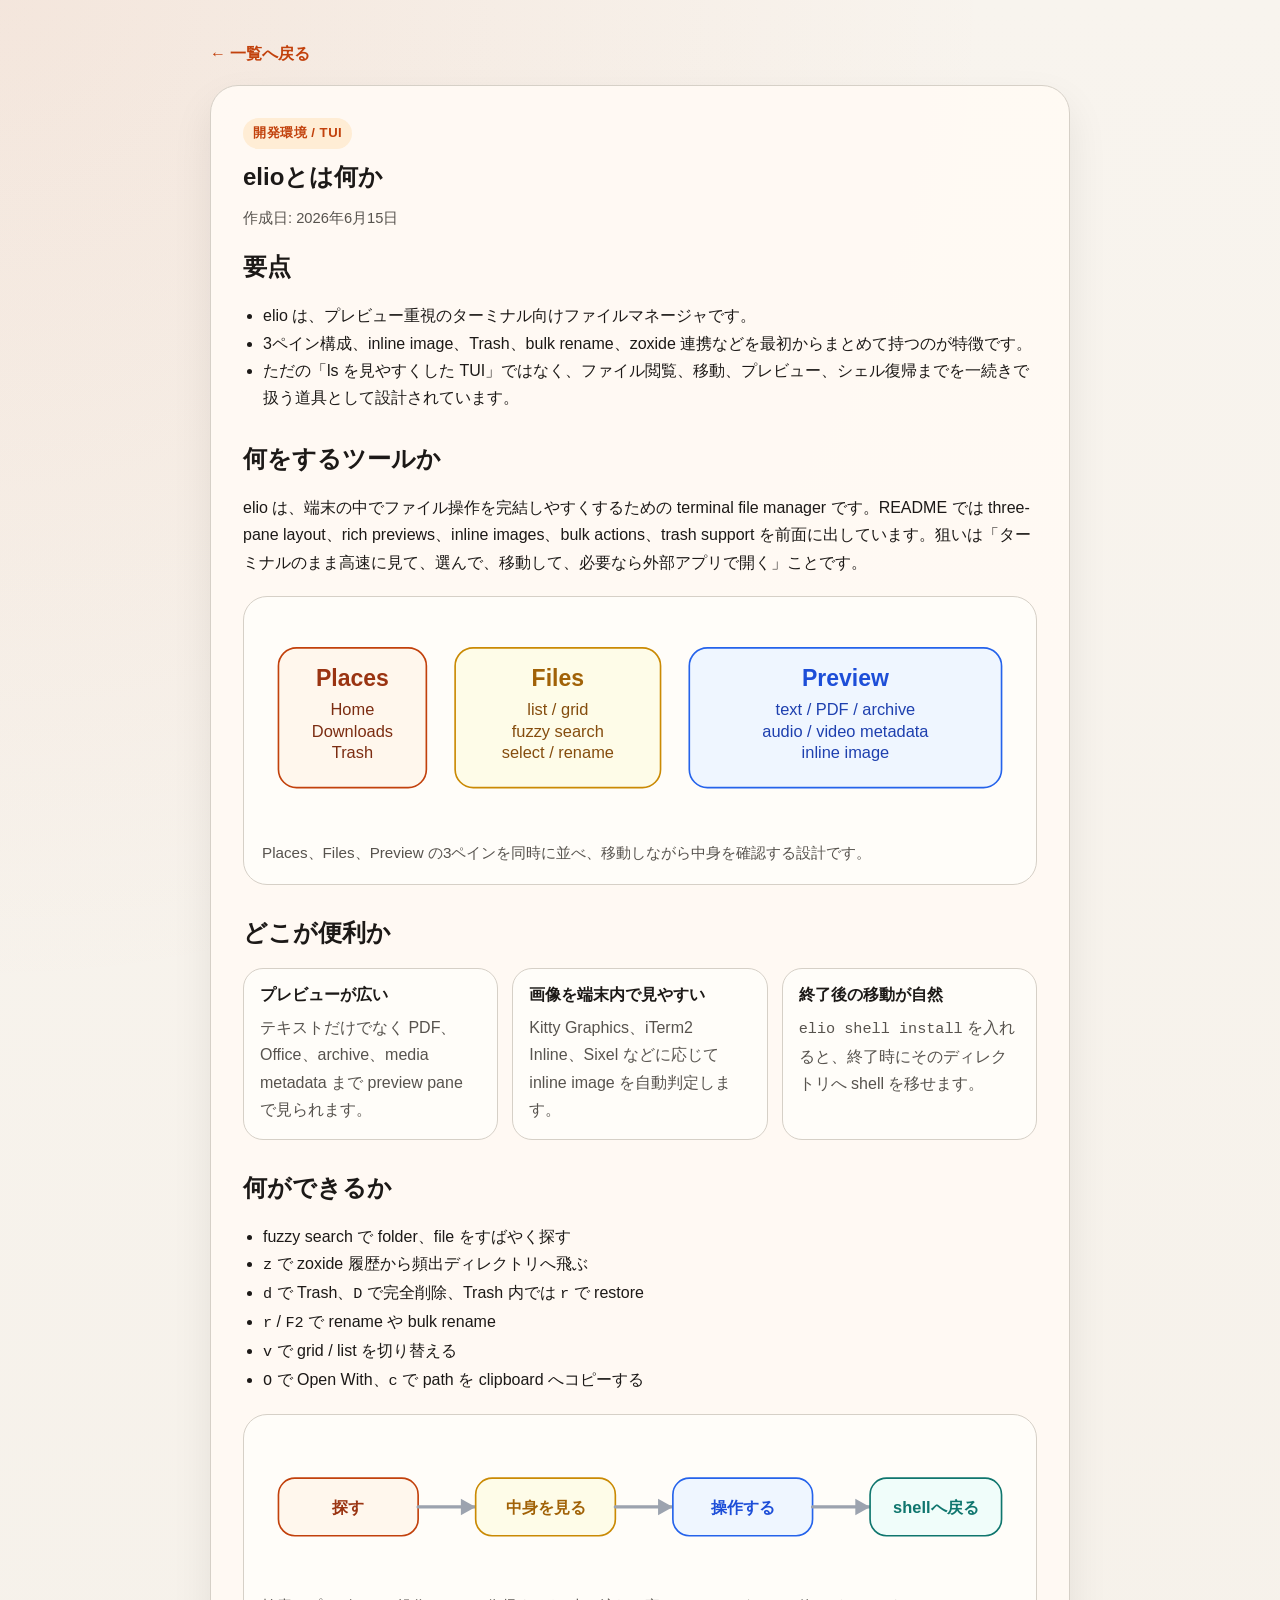
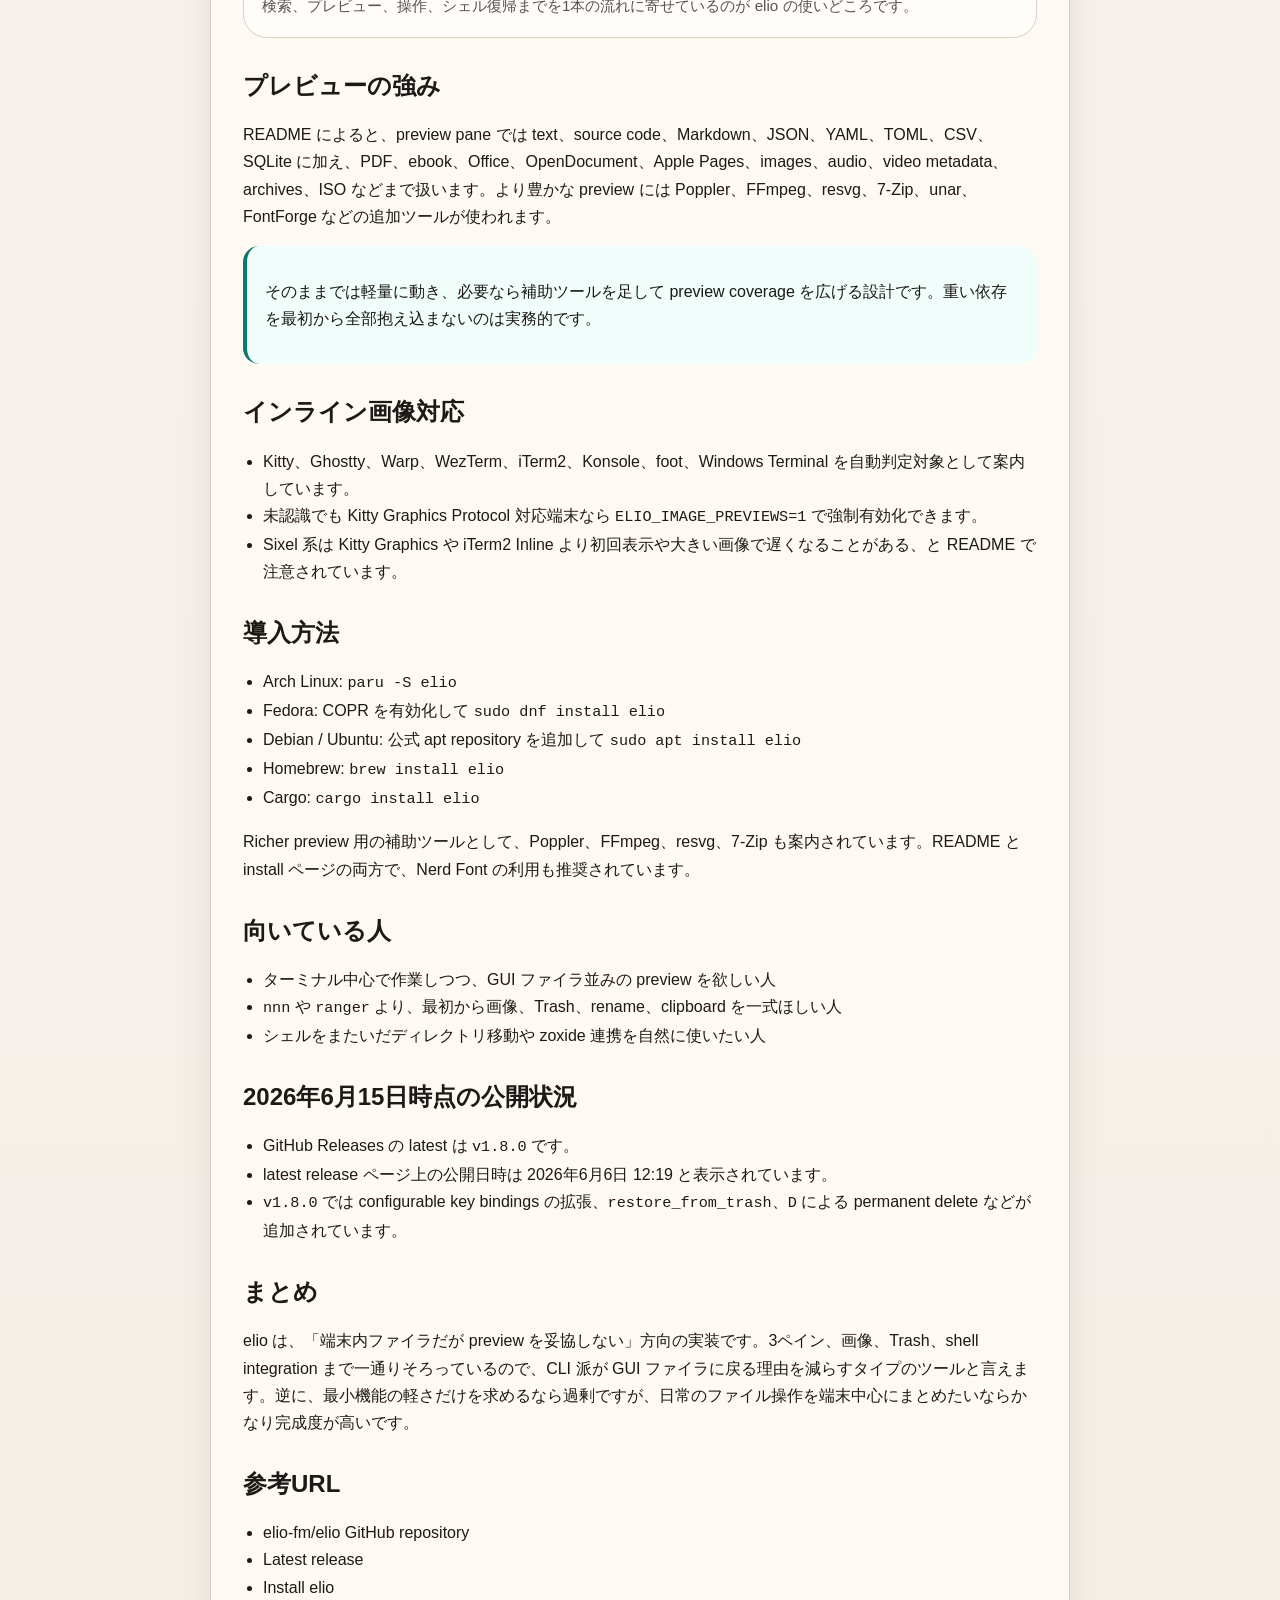
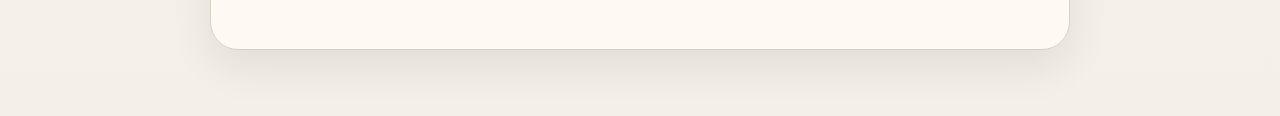
<file: articles/elio.html>
<!doctype html>
<html lang="ja">
<head>
  <meta charset="utf-8">
  <meta name="viewport" content="width=device-width, initial-scale=1">
  <title>elioとは何か</title>
  <link rel="stylesheet" href="../styles/site.css">
</head>
<body>
  <main class="article-page">
    <a class="back-link" href="../index.html">← 一覧へ戻る</a>

    <article class="article-shell">
      <p class="eyebrow">開発環境 / TUI</p>
      <h1>elioとは何か</h1>
      <p class="article-date">作成日: 2026年6月15日</p>

      <section>
        <h2>要点</h2>
        <ul>
          <li>elio は、プレビュー重視のターミナル向けファイルマネージャです。</li>
          <li>3ペイン構成、inline image、Trash、bulk rename、zoxide 連携などを最初からまとめて持つのが特徴です。</li>
          <li>ただの「ls を見やすくした TUI」ではなく、ファイル閲覧、移動、プレビュー、シェル復帰までを一続きで扱う道具として設計されています。</li>
        </ul>
      </section>

      <section>
        <h2>何をするツールか</h2>
        <p>elio は、端末の中でファイル操作を完結しやすくするための terminal file manager です。README では three-pane layout、rich previews、inline images、bulk actions、trash support を前面に出しています。狙いは「ターミナルのまま高速に見て、選んで、移動して、必要なら外部アプリで開く」ことです。</p>
        <figure class="diagram-card">
          <svg viewBox="0 0 920 260" role="img" aria-label="elioの3ペイン構造">
            <rect x="20" y="40" width="180" height="170" rx="22" fill="#fff7ed" stroke="#c2410c" stroke-width="2"/>
            <text x="110" y="86" text-anchor="middle" font-size="28" font-weight="700" fill="#9a3412">Places</text>
            <text x="110" y="122" text-anchor="middle" font-size="20" fill="#7c2d12">Home</text>
            <text x="110" y="148" text-anchor="middle" font-size="20" fill="#7c2d12">Downloads</text>
            <text x="110" y="174" text-anchor="middle" font-size="20" fill="#7c2d12">Trash</text>

            <rect x="235" y="40" width="250" height="170" rx="22" fill="#fefce8" stroke="#ca8a04" stroke-width="2"/>
            <text x="360" y="86" text-anchor="middle" font-size="28" font-weight="700" fill="#a16207">Files</text>
            <text x="360" y="122" text-anchor="middle" font-size="20" fill="#854d0e">list / grid</text>
            <text x="360" y="148" text-anchor="middle" font-size="20" fill="#854d0e">fuzzy search</text>
            <text x="360" y="174" text-anchor="middle" font-size="20" fill="#854d0e">select / rename</text>

            <rect x="520" y="40" width="380" height="170" rx="22" fill="#eff6ff" stroke="#2563eb" stroke-width="2"/>
            <text x="710" y="86" text-anchor="middle" font-size="28" font-weight="700" fill="#1d4ed8">Preview</text>
            <text x="710" y="122" text-anchor="middle" font-size="20" fill="#1e40af">text / PDF / archive</text>
            <text x="710" y="148" text-anchor="middle" font-size="20" fill="#1e40af">audio / video metadata</text>
            <text x="710" y="174" text-anchor="middle" font-size="20" fill="#1e40af">inline image</text>
          </svg>
          <figcaption class="diagram-caption">Places、Files、Preview の3ペインを同時に並べ、移動しながら中身を確認する設計です。</figcaption>
        </figure>
      </section>

      <section>
        <h2>どこが便利か</h2>
        <div class="mini-grid">
          <div class="mini-card">
            <h3>プレビューが広い</h3>
            <p>テキストだけでなく PDF、Office、archive、media metadata まで preview pane で見られます。</p>
          </div>
          <div class="mini-card">
            <h3>画像を端末内で見やすい</h3>
            <p>Kitty Graphics、iTerm2 Inline、Sixel などに応じて inline image を自動判定します。</p>
          </div>
          <div class="mini-card">
            <h3>終了後の移動が自然</h3>
            <p><code>elio shell install</code> を入れると、終了時にそのディレクトリへ shell を移せます。</p>
          </div>
        </div>
      </section>

      <section>
        <h2>何ができるか</h2>
        <ul>
          <li>fuzzy search で folder、file をすばやく探す</li>
          <li><code>z</code> で zoxide 履歴から頻出ディレクトリへ飛ぶ</li>
          <li><code>d</code> で Trash、<code>D</code> で完全削除、Trash 内では <code>r</code> で restore</li>
          <li><code>r</code> / <code>F2</code> で rename や bulk rename</li>
          <li><code>v</code> で grid / list を切り替える</li>
          <li><code>O</code> で Open With、<code>c</code> で path を clipboard へコピーする</li>
        </ul>
        <figure class="diagram-card">
          <svg viewBox="0 0 920 180" role="img" aria-label="elioの作業フロー">
            <rect x="20" y="55" width="170" height="70" rx="20" fill="#fff7ed" stroke="#c2410c" stroke-width="2"/>
            <text x="105" y="97" text-anchor="middle" font-size="20" font-weight="700" fill="#9a3412">探す</text>
            <path d="M190 90 H260" stroke="#9ca3af" stroke-width="4" stroke-linecap="round"/>
            <polygon points="260,90 242,80 242,100" fill="#9ca3af"/>

            <rect x="260" y="55" width="170" height="70" rx="20" fill="#fefce8" stroke="#ca8a04" stroke-width="2"/>
            <text x="345" y="97" text-anchor="middle" font-size="20" font-weight="700" fill="#a16207">中身を見る</text>
            <path d="M430 90 H500" stroke="#9ca3af" stroke-width="4" stroke-linecap="round"/>
            <polygon points="500,90 482,80 482,100" fill="#9ca3af"/>

            <rect x="500" y="55" width="170" height="70" rx="20" fill="#eff6ff" stroke="#2563eb" stroke-width="2"/>
            <text x="585" y="97" text-anchor="middle" font-size="20" font-weight="700" fill="#1d4ed8">操作する</text>
            <path d="M670 90 H740" stroke="#9ca3af" stroke-width="4" stroke-linecap="round"/>
            <polygon points="740,90 722,80 722,100" fill="#9ca3af"/>

            <rect x="740" y="55" width="160" height="70" rx="20" fill="#f0fdfa" stroke="#0f766e" stroke-width="2"/>
            <text x="820" y="97" text-anchor="middle" font-size="20" font-weight="700" fill="#0f766e">shellへ戻る</text>
          </svg>
          <figcaption class="diagram-caption">検索、プレビュー、操作、シェル復帰までを1本の流れに寄せているのが elio の使いどころです。</figcaption>
        </figure>
      </section>

      <section>
        <h2>プレビューの強み</h2>
        <p>README によると、preview pane では text、source code、Markdown、JSON、YAML、TOML、CSV、SQLite に加え、PDF、ebook、Office、OpenDocument、Apple Pages、images、audio、video metadata、archives、ISO などまで扱います。より豊かな preview には Poppler、FFmpeg、resvg、7-Zip、unar、FontForge などの追加ツールが使われます。</p>
        <div class="compare-box">
          <p>そのままでは軽量に動き、必要なら補助ツールを足して preview coverage を広げる設計です。重い依存を最初から全部抱え込まないのは実務的です。</p>
        </div>
      </section>

      <section>
        <h2>インライン画像対応</h2>
        <ul>
          <li>Kitty、Ghostty、Warp、WezTerm、iTerm2、Konsole、foot、Windows Terminal を自動判定対象として案内しています。</li>
          <li>未認識でも Kitty Graphics Protocol 対応端末なら <code>ELIO_IMAGE_PREVIEWS=1</code> で強制有効化できます。</li>
          <li>Sixel 系は Kitty Graphics や iTerm2 Inline より初回表示や大きい画像で遅くなることがある、と README で注意されています。</li>
        </ul>
      </section>

      <section>
        <h2>導入方法</h2>
        <ul>
          <li>Arch Linux: <code>paru -S elio</code></li>
          <li>Fedora: COPR を有効化して <code>sudo dnf install elio</code></li>
          <li>Debian / Ubuntu: 公式 apt repository を追加して <code>sudo apt install elio</code></li>
          <li>Homebrew: <code>brew install elio</code></li>
          <li>Cargo: <code>cargo install elio</code></li>
        </ul>
        <p>Richer preview 用の補助ツールとして、Poppler、FFmpeg、resvg、7-Zip も案内されています。README と install ページの両方で、Nerd Font の利用も推奨されています。</p>
      </section>

      <section>
        <h2>向いている人</h2>
        <ul>
          <li>ターミナル中心で作業しつつ、GUI ファイラ並みの preview を欲しい人</li>
          <li><code>nnn</code> や <code>ranger</code> より、最初から画像、Trash、rename、clipboard を一式ほしい人</li>
          <li>シェルをまたいだディレクトリ移動や zoxide 連携を自然に使いたい人</li>
        </ul>
      </section>

      <section>
        <h2>2026年6月15日時点の公開状況</h2>
        <ul>
          <li>GitHub Releases の latest は <code>v1.8.0</code> です。</li>
          <li>latest release ページ上の公開日時は 2026年6月6日 12:19 と表示されています。</li>
          <li><code>v1.8.0</code> では configurable key bindings の拡張、<code>restore_from_trash</code>、<code>D</code> による permanent delete などが追加されています。</li>
        </ul>
      </section>

      <section>
        <h2>まとめ</h2>
        <p>elio は、「端末内ファイラだが preview を妥協しない」方向の実装です。3ペイン、画像、Trash、shell integration まで一通りそろっているので、CLI 派が GUI ファイラに戻る理由を減らすタイプのツールと言えます。逆に、最小機能の軽さだけを求めるなら過剰ですが、日常のファイル操作を端末中心にまとめたいならかなり完成度が高いです。</p>
      </section>

      <section>
        <h2>参考URL</h2>
        <ul>
          <li><a href="https://github.com/elio-fm/elio">elio-fm/elio GitHub repository</a></li>
          <li><a href="https://github.com/elio-fm/elio/releases/latest">Latest release</a></li>
          <li><a href="https://elio-fm.github.io/install/">Install elio</a></li>
        </ul>
      </section>
    </article>
  </main>
</body>
</html>
</file>
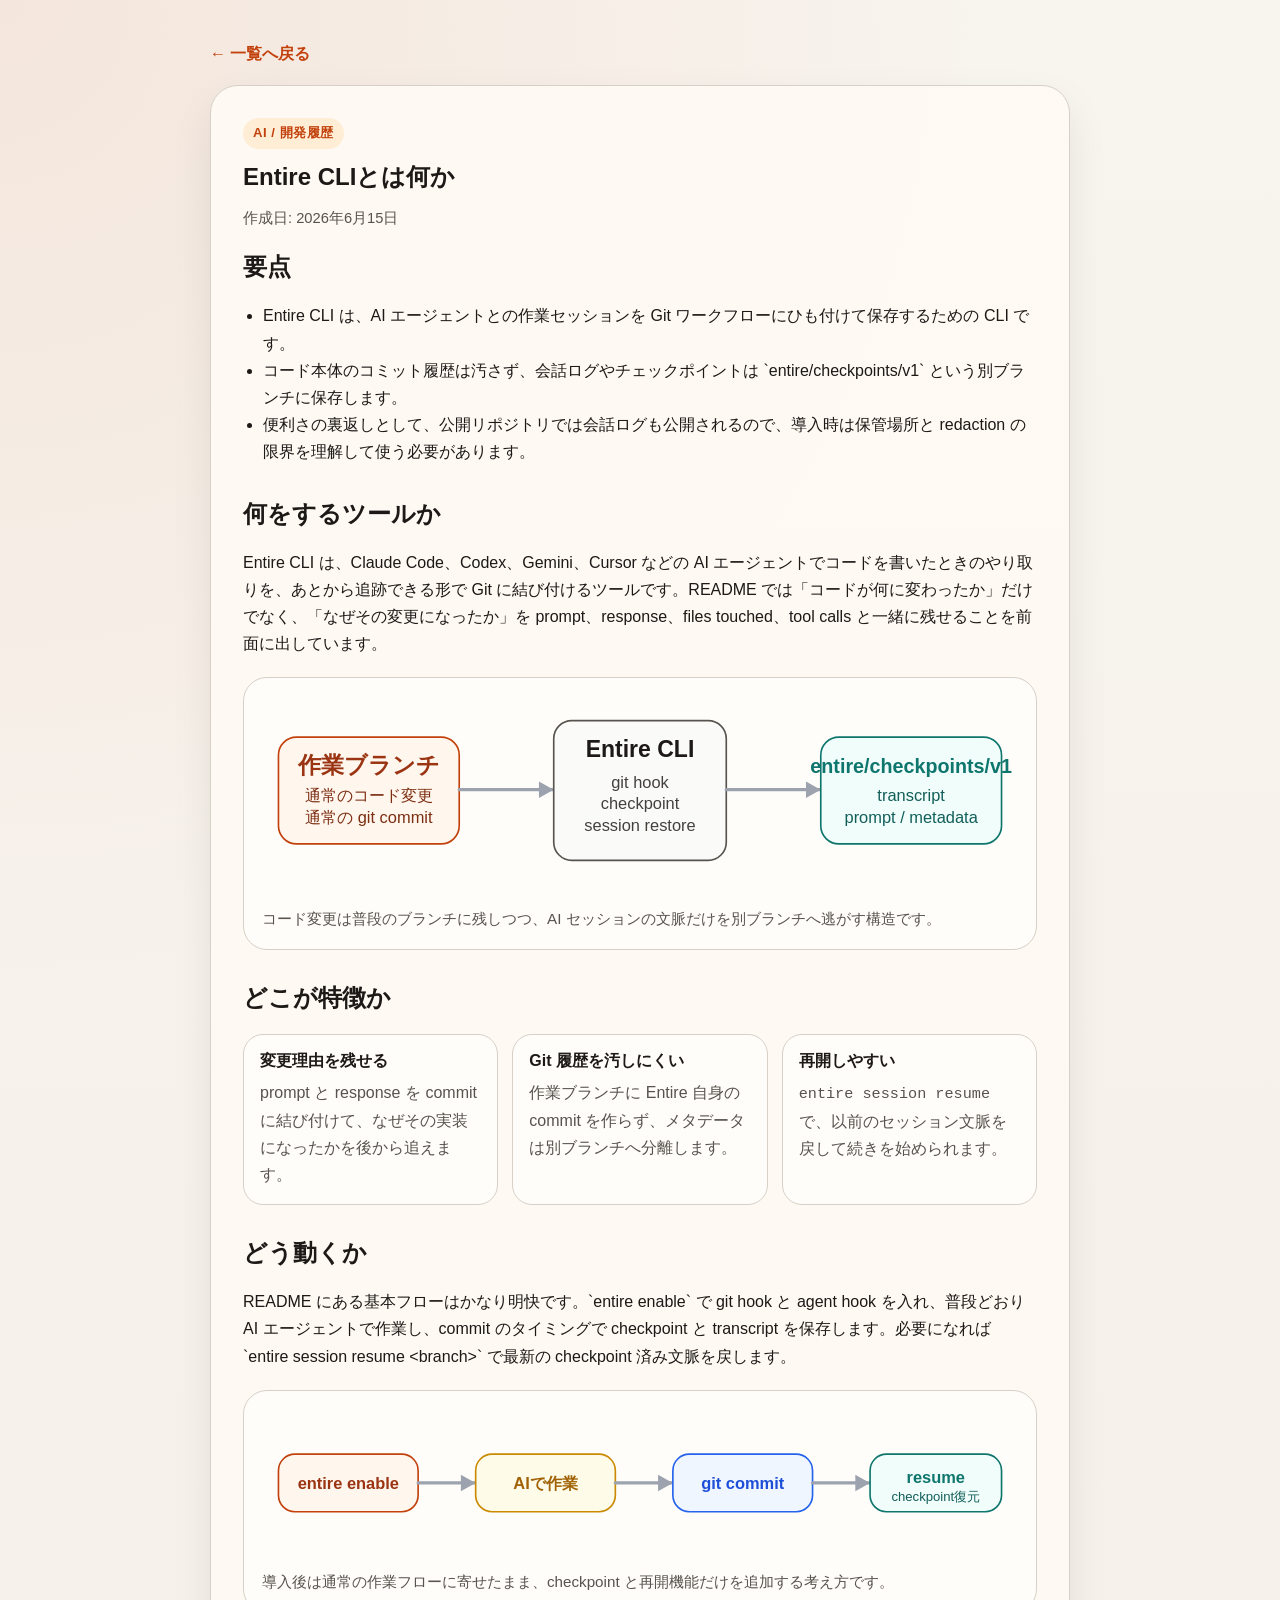
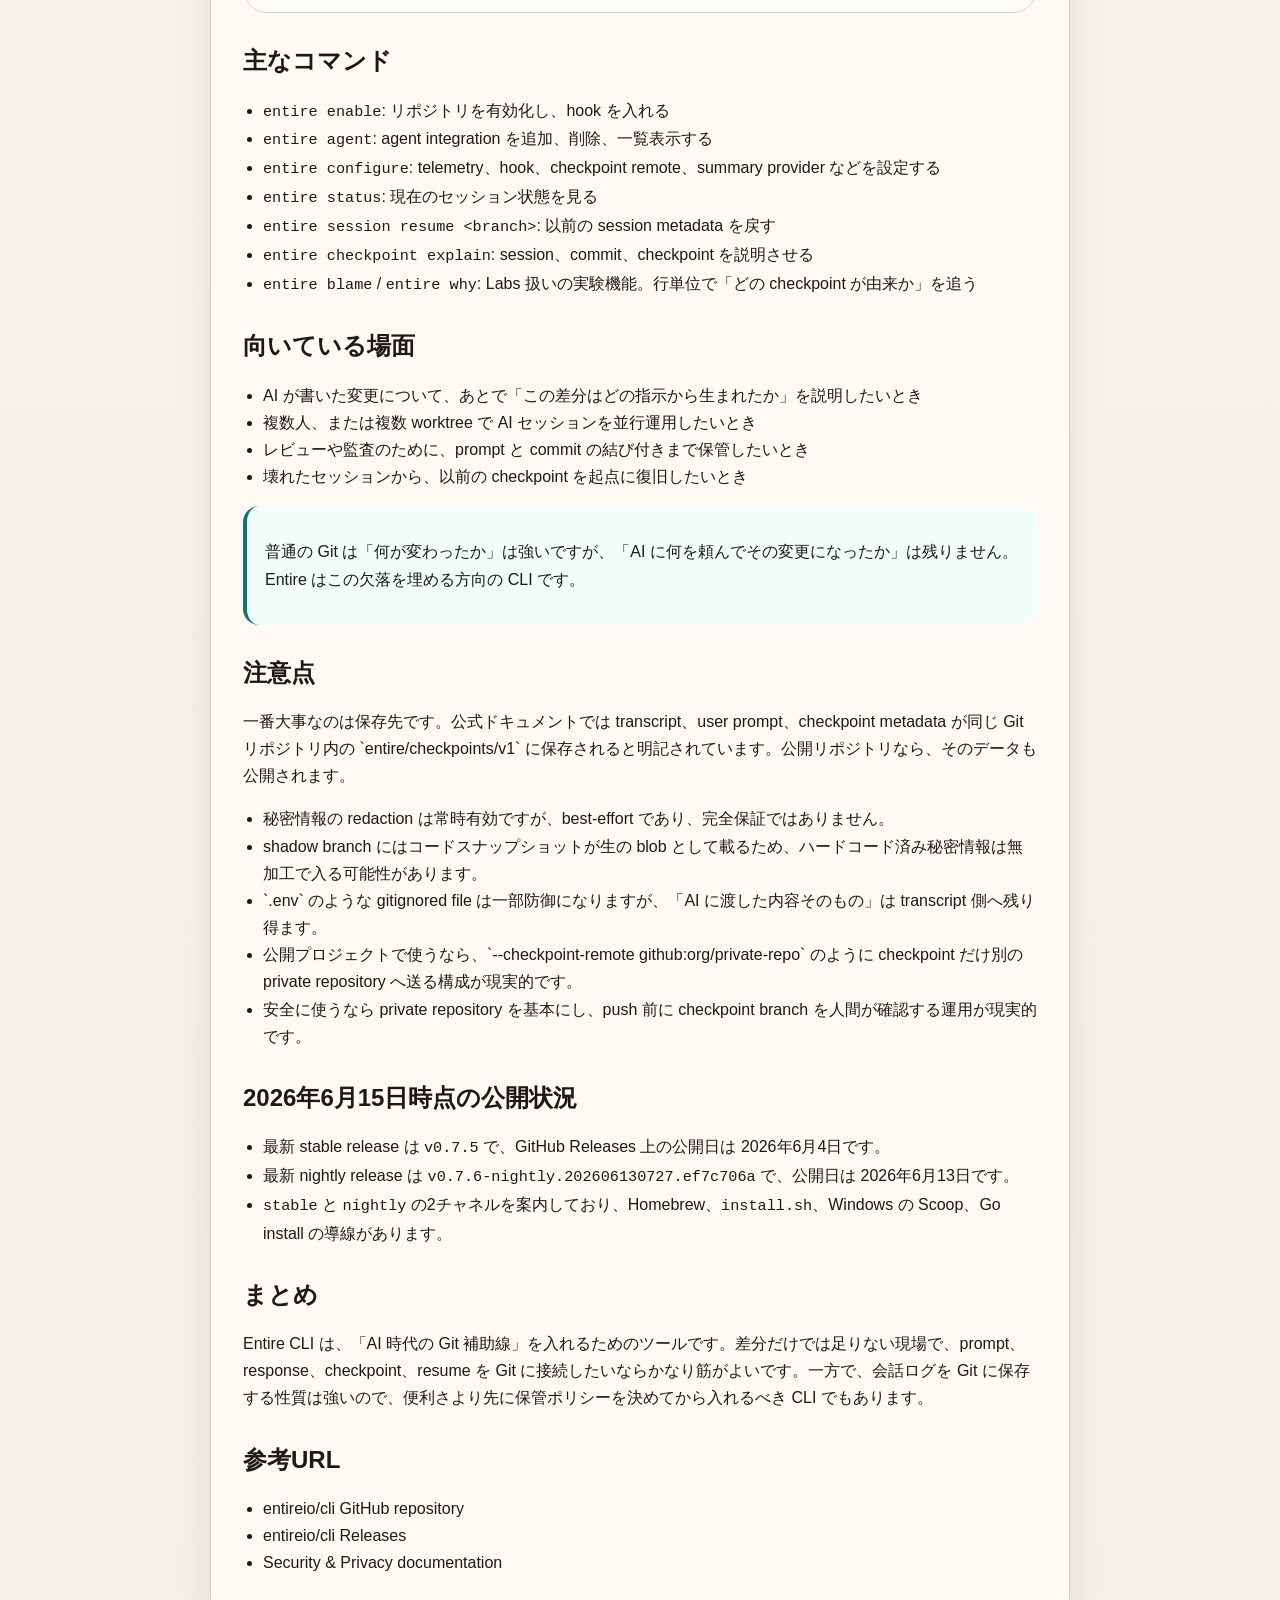
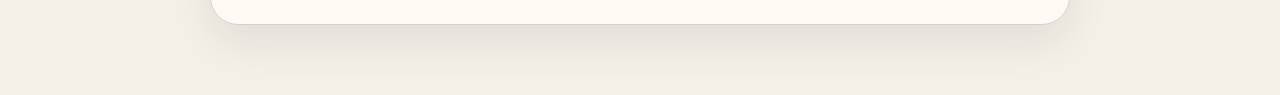
<file: articles/entire-cli.html>
<!doctype html>
<html lang="ja">
<head>
  <meta charset="utf-8">
  <meta name="viewport" content="width=device-width, initial-scale=1">
  <title>Entire CLIとは何か</title>
  <link rel="stylesheet" href="../styles/site.css">
</head>
<body>
  <main class="article-page">
    <a class="back-link" href="../index.html">← 一覧へ戻る</a>

    <article class="article-shell">
      <p class="eyebrow">AI / 開発履歴</p>
      <h1>Entire CLIとは何か</h1>
      <p class="article-date">作成日: 2026年6月15日</p>

      <section>
        <h2>要点</h2>
        <ul>
          <li>Entire CLI は、AI エージェントとの作業セッションを Git ワークフローにひも付けて保存するための CLI です。</li>
          <li>コード本体のコミット履歴は汚さず、会話ログやチェックポイントは `entire/checkpoints/v1` という別ブランチに保存します。</li>
          <li>便利さの裏返しとして、公開リポジトリでは会話ログも公開されるので、導入時は保管場所と redaction の限界を理解して使う必要があります。</li>
        </ul>
      </section>

      <section>
        <h2>何をするツールか</h2>
        <p>Entire CLI は、Claude Code、Codex、Gemini、Cursor などの AI エージェントでコードを書いたときのやり取りを、あとから追跡できる形で Git に結び付けるツールです。README では「コードが何に変わったか」だけでなく、「なぜその変更になったか」を prompt、response、files touched、tool calls と一緒に残せることを前面に出しています。</p>
        <figure class="diagram-card">
          <svg viewBox="0 0 920 240" role="img" aria-label="Entire CLIの基本構造">
            <rect x="20" y="50" width="220" height="130" rx="22" fill="#fff7ed" stroke="#c2410c" stroke-width="2"/>
            <text x="130" y="94" text-anchor="middle" font-size="28" font-weight="700" fill="#9a3412">作業ブランチ</text>
            <text x="130" y="128" text-anchor="middle" font-size="20" fill="#7c2d12">通常のコード変更</text>
            <text x="130" y="154" text-anchor="middle" font-size="20" fill="#7c2d12">通常の git commit</text>

            <path d="M240 114 H355" stroke="#9ca3af" stroke-width="4" stroke-linecap="round"/>
            <polygon points="355,114 337,104 337,124" fill="#9ca3af"/>

            <rect x="355" y="30" width="210" height="170" rx="22" fill="#fafaf9" stroke="#57534e" stroke-width="2"/>
            <text x="460" y="74" text-anchor="middle" font-size="28" font-weight="700" fill="#1c1917">Entire CLI</text>
            <text x="460" y="112" text-anchor="middle" font-size="20" fill="#44403c">git hook</text>
            <text x="460" y="138" text-anchor="middle" font-size="20" fill="#44403c">checkpoint</text>
            <text x="460" y="164" text-anchor="middle" font-size="20" fill="#44403c">session restore</text>

            <path d="M565 114 H680" stroke="#9ca3af" stroke-width="4" stroke-linecap="round"/>
            <polygon points="680,114 662,104 662,124" fill="#9ca3af"/>

            <rect x="680" y="50" width="220" height="130" rx="22" fill="#f0fdfa" stroke="#0f766e" stroke-width="2"/>
            <text x="790" y="94" text-anchor="middle" font-size="24" font-weight="700" fill="#0f766e">entire/checkpoints/v1</text>
            <text x="790" y="128" text-anchor="middle" font-size="20" fill="#115e59">transcript</text>
            <text x="790" y="154" text-anchor="middle" font-size="20" fill="#115e59">prompt / metadata</text>
          </svg>
          <figcaption class="diagram-caption">コード変更は普段のブランチに残しつつ、AI セッションの文脈だけを別ブランチへ逃がす構造です。</figcaption>
        </figure>
      </section>

      <section>
        <h2>どこが特徴か</h2>
        <div class="mini-grid">
          <div class="mini-card">
            <h3>変更理由を残せる</h3>
            <p>prompt と response を commit に結び付けて、なぜその実装になったかを後から追えます。</p>
          </div>
          <div class="mini-card">
            <h3>Git 履歴を汚しにくい</h3>
            <p>作業ブランチに Entire 自身の commit を作らず、メタデータは別ブランチへ分離します。</p>
          </div>
          <div class="mini-card">
            <h3>再開しやすい</h3>
            <p><code>entire session resume</code> で、以前のセッション文脈を戻して続きを始められます。</p>
          </div>
        </div>
      </section>

      <section>
        <h2>どう動くか</h2>
        <p>README にある基本フローはかなり明快です。`entire enable` で git hook と agent hook を入れ、普段どおり AI エージェントで作業し、commit のタイミングで checkpoint と transcript を保存します。必要になれば `entire session resume &lt;branch&gt;` で最新の checkpoint 済み文脈を戻します。</p>
        <figure class="diagram-card">
          <svg viewBox="0 0 920 180" role="img" aria-label="Entire CLIの利用フロー">
            <rect x="20" y="55" width="170" height="70" rx="20" fill="#fff7ed" stroke="#c2410c" stroke-width="2"/>
            <text x="105" y="97" text-anchor="middle" font-size="20" font-weight="700" fill="#9a3412">entire enable</text>

            <path d="M190 90 H260" stroke="#9ca3af" stroke-width="4" stroke-linecap="round"/>
            <polygon points="260,90 242,80 242,100" fill="#9ca3af"/>

            <rect x="260" y="55" width="170" height="70" rx="20" fill="#fefce8" stroke="#ca8a04" stroke-width="2"/>
            <text x="345" y="97" text-anchor="middle" font-size="20" font-weight="700" fill="#a16207">AIで作業</text>

            <path d="M430 90 H500" stroke="#9ca3af" stroke-width="4" stroke-linecap="round"/>
            <polygon points="500,90 482,80 482,100" fill="#9ca3af"/>

            <rect x="500" y="55" width="170" height="70" rx="20" fill="#eff6ff" stroke="#2563eb" stroke-width="2"/>
            <text x="585" y="97" text-anchor="middle" font-size="20" font-weight="700" fill="#1d4ed8">git commit</text>

            <path d="M670 90 H740" stroke="#9ca3af" stroke-width="4" stroke-linecap="round"/>
            <polygon points="740,90 722,80 722,100" fill="#9ca3af"/>

            <rect x="740" y="55" width="160" height="70" rx="20" fill="#f0fdfa" stroke="#0f766e" stroke-width="2"/>
            <text x="820" y="90" text-anchor="middle" font-size="20" font-weight="700" fill="#0f766e">resume</text>
            <text x="820" y="112" text-anchor="middle" font-size="16" fill="#115e59">checkpoint復元</text>
          </svg>
          <figcaption class="diagram-caption">導入後は通常の作業フローに寄せたまま、checkpoint と再開機能だけを追加する考え方です。</figcaption>
        </figure>
      </section>

      <section>
        <h2>主なコマンド</h2>
        <ul>
          <li><code>entire enable</code>: リポジトリを有効化し、hook を入れる</li>
          <li><code>entire agent</code>: agent integration を追加、削除、一覧表示する</li>
          <li><code>entire configure</code>: telemetry、hook、checkpoint remote、summary provider などを設定する</li>
          <li><code>entire status</code>: 現在のセッション状態を見る</li>
          <li><code>entire session resume &lt;branch&gt;</code>: 以前の session metadata を戻す</li>
          <li><code>entire checkpoint explain</code>: session、commit、checkpoint を説明させる</li>
          <li><code>entire blame</code> / <code>entire why</code>: Labs 扱いの実験機能。行単位で「どの checkpoint が由来か」を追う</li>
        </ul>
      </section>

      <section>
        <h2>向いている場面</h2>
        <ul>
          <li>AI が書いた変更について、あとで「この差分はどの指示から生まれたか」を説明したいとき</li>
          <li>複数人、または複数 worktree で AI セッションを並行運用したいとき</li>
          <li>レビューや監査のために、prompt と commit の結び付きまで保管したいとき</li>
          <li>壊れたセッションから、以前の checkpoint を起点に復旧したいとき</li>
        </ul>
        <div class="compare-box">
          <p>普通の Git は「何が変わったか」は強いですが、「AI に何を頼んでその変更になったか」は残りません。Entire はこの欠落を埋める方向の CLI です。</p>
        </div>
      </section>

      <section>
        <h2>注意点</h2>
        <p>一番大事なのは保存先です。公式ドキュメントでは transcript、user prompt、checkpoint metadata が同じ Git リポジトリ内の `entire/checkpoints/v1` に保存されると明記されています。公開リポジトリなら、そのデータも公開されます。</p>
        <ul>
          <li>秘密情報の redaction は常時有効ですが、best-effort であり、完全保証ではありません。</li>
          <li>shadow branch にはコードスナップショットが生の blob として載るため、ハードコード済み秘密情報は無加工で入る可能性があります。</li>
          <li>`.env` のような gitignored file は一部防御になりますが、「AI に渡した内容そのもの」は transcript 側へ残り得ます。</li>
          <li>公開プロジェクトで使うなら、`--checkpoint-remote github:org/private-repo` のように checkpoint だけ別の private repository へ送る構成が現実的です。</li>
          <li>安全に使うなら private repository を基本にし、push 前に checkpoint branch を人間が確認する運用が現実的です。</li>
        </ul>
      </section>

      <section>
        <h2>2026年6月15日時点の公開状況</h2>
        <ul>
          <li>最新 stable release は <code>v0.7.5</code> で、GitHub Releases 上の公開日は 2026年6月4日です。</li>
          <li>最新 nightly release は <code>v0.7.6-nightly.202606130727.ef7c706a</code> で、公開日は 2026年6月13日です。</li>
          <li><code>stable</code> と <code>nightly</code> の2チャネルを案内しており、Homebrew、<code>install.sh</code>、Windows の Scoop、Go install の導線があります。</li>
        </ul>
      </section>

      <section>
        <h2>まとめ</h2>
        <p>Entire CLI は、「AI 時代の Git 補助線」を入れるためのツールです。差分だけでは足りない現場で、prompt、response、checkpoint、resume を Git に接続したいならかなり筋がよいです。一方で、会話ログを Git に保存する性質は強いので、便利さより先に保管ポリシーを決めてから入れるべき CLI でもあります。</p>
      </section>

      <section>
        <h2>参考URL</h2>
        <ul>
          <li><a href="https://github.com/entireio/cli">entireio/cli GitHub repository</a></li>
          <li><a href="https://github.com/entireio/cli/releases">entireio/cli Releases</a></li>
          <li><a href="https://raw.githubusercontent.com/entireio/cli/main/docs/security-and-privacy.md">Security &amp; Privacy documentation</a></li>
        </ul>
      </section>
    </article>
  </main>
</body>
</html>
</file>
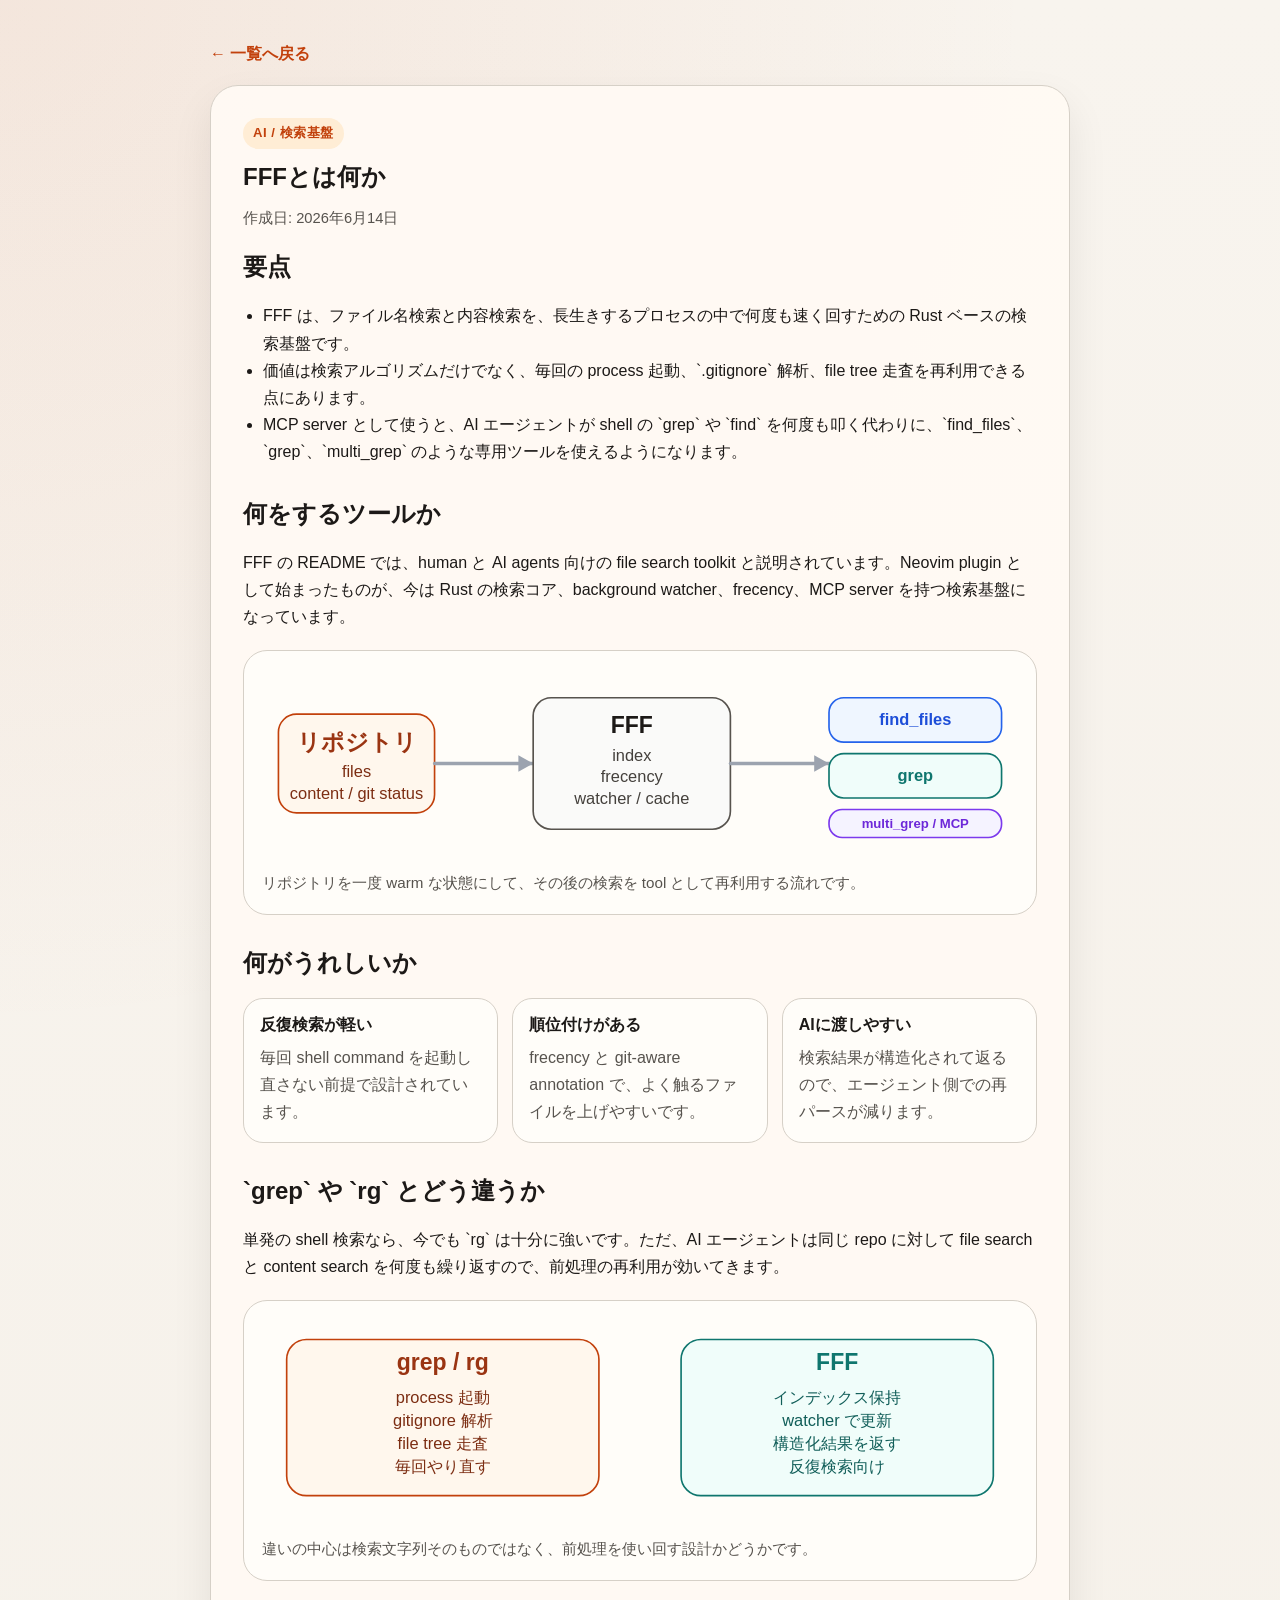
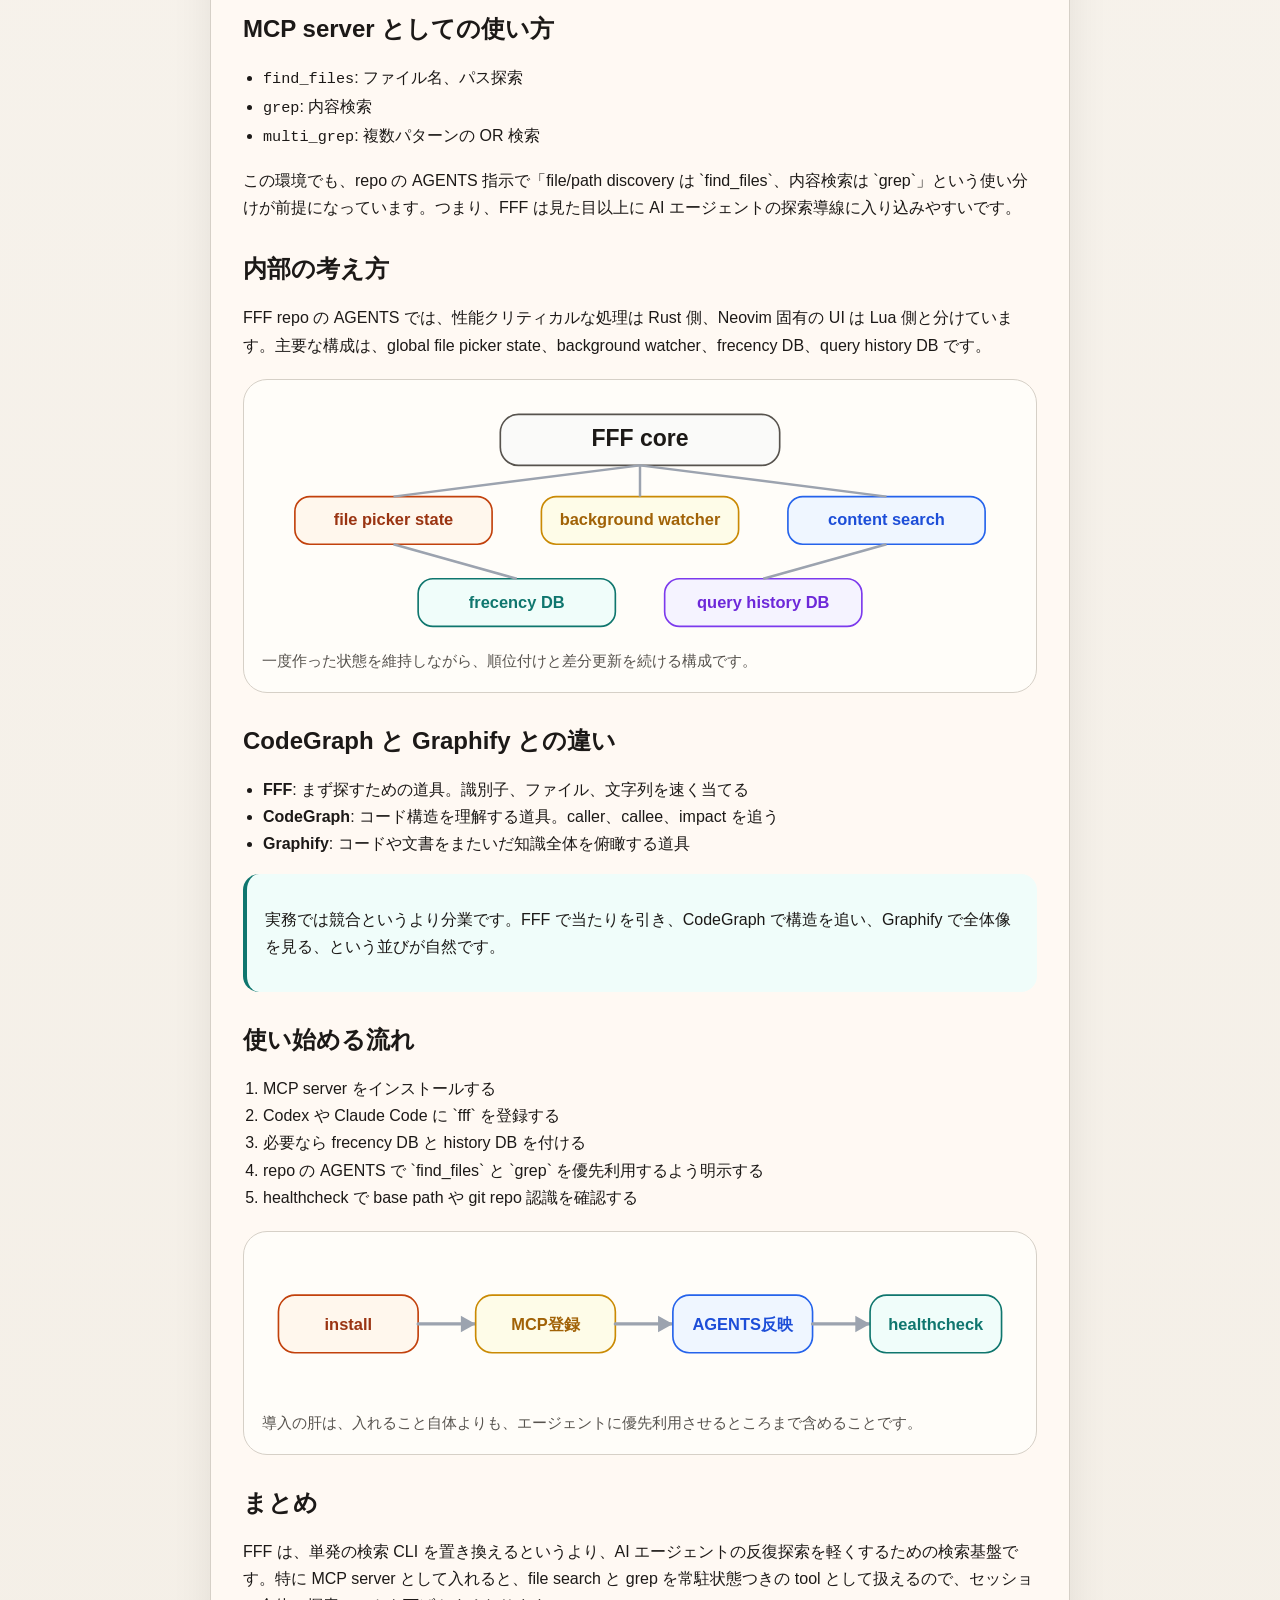
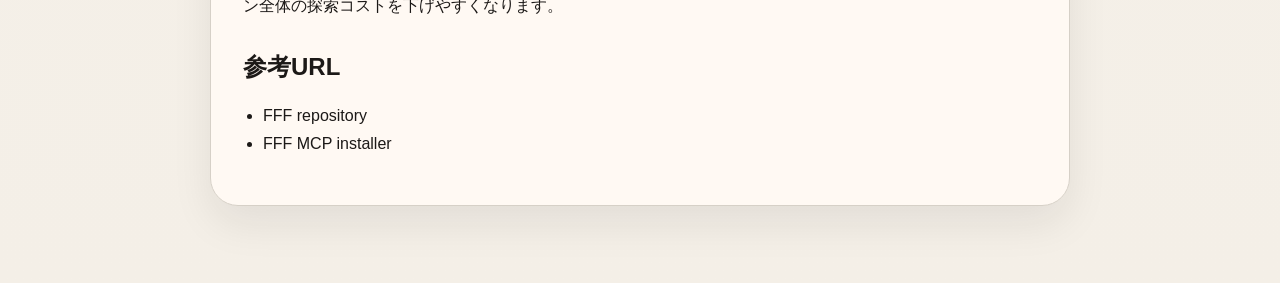
<file: articles/fff.html>
<!doctype html>
<html lang="ja">
<head>
  <meta charset="utf-8">
  <meta name="viewport" content="width=device-width, initial-scale=1">
  <title>FFFとは何か</title>
  <link rel="stylesheet" href="../styles/site.css">
</head>
<body>
  <main class="article-page">
    <a class="back-link" href="../index.html">← 一覧へ戻る</a>

    <article class="article-shell">
      <p class="eyebrow">AI / 検索基盤</p>
      <h1>FFFとは何か</h1>
      <p class="article-date">作成日: 2026年6月14日</p>

      <section>
        <h2>要点</h2>
        <ul>
          <li>FFF は、ファイル名検索と内容検索を、長生きするプロセスの中で何度も速く回すための Rust ベースの検索基盤です。</li>
          <li>価値は検索アルゴリズムだけでなく、毎回の process 起動、`.gitignore` 解析、file tree 走査を再利用できる点にあります。</li>
          <li>MCP server として使うと、AI エージェントが shell の `grep` や `find` を何度も叩く代わりに、`find_files`、`grep`、`multi_grep` のような専用ツールを使えるようになります。</li>
        </ul>
      </section>

      <section>
        <h2>何をするツールか</h2>
        <p>FFF の README では、human と AI agents 向けの file search toolkit と説明されています。Neovim plugin として始まったものが、今は Rust の検索コア、background watcher、frecency、MCP server を持つ検索基盤になっています。</p>
        <figure class="diagram-card">
          <svg viewBox="0 0 920 230" role="img" aria-label="FFFの基本フロー">
            <rect x="20" y="55" width="190" height="120" rx="22" fill="#fff7ed" stroke="#c2410c" stroke-width="2"/>
            <text x="115" y="98" text-anchor="middle" font-size="28" font-weight="700" fill="#9a3412">リポジトリ</text>
            <text x="115" y="132" text-anchor="middle" font-size="20" fill="#7c2d12">files</text>
            <text x="115" y="158" text-anchor="middle" font-size="20" fill="#7c2d12">content / git status</text>

            <path d="M210 115 H330" stroke="#9ca3af" stroke-width="4" stroke-linecap="round"/>
            <polygon points="330,115 312,105 312,125" fill="#9ca3af"/>

            <rect x="330" y="35" width="240" height="160" rx="22" fill="#fafaf9" stroke="#57534e" stroke-width="2"/>
            <text x="450" y="78" text-anchor="middle" font-size="28" font-weight="700" fill="#1c1917">FFF</text>
            <text x="450" y="112" text-anchor="middle" font-size="20" fill="#44403c">index</text>
            <text x="450" y="138" text-anchor="middle" font-size="20" fill="#44403c">frecency</text>
            <text x="450" y="164" text-anchor="middle" font-size="20" fill="#44403c">watcher / cache</text>

            <path d="M570 115 H690" stroke="#9ca3af" stroke-width="4" stroke-linecap="round"/>
            <polygon points="690,115 672,105 672,125" fill="#9ca3af"/>

            <rect x="690" y="35" width="210" height="54" rx="18" fill="#eff6ff" stroke="#2563eb" stroke-width="2"/>
            <text x="795" y="68" text-anchor="middle" font-size="20" font-weight="700" fill="#1d4ed8">find_files</text>

            <rect x="690" y="103" width="210" height="54" rx="18" fill="#f0fdfa" stroke="#0f766e" stroke-width="2"/>
            <text x="795" y="136" text-anchor="middle" font-size="20" font-weight="700" fill="#0f766e">grep</text>

            <rect x="690" y="171" width="210" height="34" rx="16" fill="#f5f3ff" stroke="#7c3aed" stroke-width="2"/>
            <text x="795" y="193" text-anchor="middle" font-size="16" font-weight="700" fill="#6d28d9">multi_grep / MCP</text>
          </svg>
          <figcaption class="diagram-caption">リポジトリを一度 warm な状態にして、その後の検索を tool として再利用する流れです。</figcaption>
        </figure>
      </section>

      <section>
        <h2>何がうれしいか</h2>
        <div class="mini-grid">
          <div class="mini-card">
            <h3>反復検索が軽い</h3>
            <p>毎回 shell command を起動し直さない前提で設計されています。</p>
          </div>
          <div class="mini-card">
            <h3>順位付けがある</h3>
            <p>frecency と git-aware annotation で、よく触るファイルを上げやすいです。</p>
          </div>
          <div class="mini-card">
            <h3>AIに渡しやすい</h3>
            <p>検索結果が構造化されて返るので、エージェント側での再パースが減ります。</p>
          </div>
        </div>
      </section>

      <section>
        <h2>`grep` や `rg` とどう違うか</h2>
        <p>単発の shell 検索なら、今でも `rg` は十分に強いです。ただ、AI エージェントは同じ repo に対して file search と content search を何度も繰り返すので、前処理の再利用が効いてきます。</p>
        <figure class="diagram-card">
          <svg viewBox="0 0 920 250" role="img" aria-label="rgとFFFの違い">
            <rect x="30" y="25" width="380" height="190" rx="24" fill="#fff7ed" stroke="#c2410c" stroke-width="2"/>
            <text x="220" y="62" text-anchor="middle" font-size="28" font-weight="700" fill="#9a3412">grep / rg</text>
            <text x="220" y="102" text-anchor="middle" font-size="20" fill="#7c2d12">process 起動</text>
            <text x="220" y="130" text-anchor="middle" font-size="20" fill="#7c2d12">gitignore 解析</text>
            <text x="220" y="158" text-anchor="middle" font-size="20" fill="#7c2d12">file tree 走査</text>
            <text x="220" y="186" text-anchor="middle" font-size="20" fill="#7c2d12">毎回やり直す</text>

            <rect x="510" y="25" width="380" height="190" rx="24" fill="#f0fdfa" stroke="#0f766e" stroke-width="2"/>
            <text x="700" y="62" text-anchor="middle" font-size="28" font-weight="700" fill="#0f766e">FFF</text>
            <text x="700" y="102" text-anchor="middle" font-size="20" fill="#115e59">インデックス保持</text>
            <text x="700" y="130" text-anchor="middle" font-size="20" fill="#115e59">watcher で更新</text>
            <text x="700" y="158" text-anchor="middle" font-size="20" fill="#115e59">構造化結果を返す</text>
            <text x="700" y="186" text-anchor="middle" font-size="20" fill="#115e59">反復検索向け</text>
          </svg>
          <figcaption class="diagram-caption">違いの中心は検索文字列そのものではなく、前処理を使い回す設計かどうかです。</figcaption>
        </figure>
      </section>

      <section>
        <h2>MCP server としての使い方</h2>
        <ul>
          <li><code>find_files</code>: ファイル名、パス探索</li>
          <li><code>grep</code>: 内容検索</li>
          <li><code>multi_grep</code>: 複数パターンの OR 検索</li>
        </ul>
        <p>この環境でも、repo の AGENTS 指示で「file/path discovery は `find_files`、内容検索は `grep`」という使い分けが前提になっています。つまり、FFF は見た目以上に AI エージェントの探索導線に入り込みやすいです。</p>
      </section>

      <section>
        <h2>内部の考え方</h2>
        <p>FFF repo の AGENTS では、性能クリティカルな処理は Rust 側、Neovim 固有の UI は Lua 側と分けています。主要な構成は、global file picker state、background watcher、frecency DB、query history DB です。</p>
        <figure class="diagram-card">
          <svg viewBox="0 0 920 290" role="img" aria-label="FFFの内部構成">
            <rect x="290" y="20" width="340" height="62" rx="22" fill="#fafaf9" stroke="#57534e" stroke-width="2"/>
            <text x="460" y="58" text-anchor="middle" font-size="28" font-weight="700" fill="#1c1917">FFF core</text>

            <rect x="40" y="120" width="240" height="58" rx="18" fill="#fff7ed" stroke="#c2410c" stroke-width="2"/>
            <text x="160" y="155" text-anchor="middle" font-size="20" font-weight="700" fill="#9a3412">file picker state</text>

            <rect x="340" y="120" width="240" height="58" rx="18" fill="#fefce8" stroke="#ca8a04" stroke-width="2"/>
            <text x="460" y="155" text-anchor="middle" font-size="20" font-weight="700" fill="#a16207">background watcher</text>

            <rect x="640" y="120" width="240" height="58" rx="18" fill="#eff6ff" stroke="#2563eb" stroke-width="2"/>
            <text x="760" y="155" text-anchor="middle" font-size="20" font-weight="700" fill="#1d4ed8">content search</text>

            <rect x="190" y="220" width="240" height="58" rx="18" fill="#f0fdfa" stroke="#0f766e" stroke-width="2"/>
            <text x="310" y="255" text-anchor="middle" font-size="20" font-weight="700" fill="#0f766e">frecency DB</text>

            <rect x="490" y="220" width="240" height="58" rx="18" fill="#f5f3ff" stroke="#7c3aed" stroke-width="2"/>
            <text x="610" y="255" text-anchor="middle" font-size="20" font-weight="700" fill="#6d28d9">query history DB</text>

            <line x1="460" y1="82" x2="160" y2="120" stroke="#9ca3af" stroke-width="3"/>
            <line x1="460" y1="82" x2="460" y2="120" stroke="#9ca3af" stroke-width="3"/>
            <line x1="460" y1="82" x2="760" y2="120" stroke="#9ca3af" stroke-width="3"/>
            <line x1="160" y1="178" x2="310" y2="220" stroke="#9ca3af" stroke-width="3"/>
            <line x1="760" y1="178" x2="610" y2="220" stroke="#9ca3af" stroke-width="3"/>
          </svg>
          <figcaption class="diagram-caption">一度作った状態を維持しながら、順位付けと差分更新を続ける構成です。</figcaption>
        </figure>
      </section>

      <section>
        <h2>CodeGraph と Graphify との違い</h2>
        <ul>
          <li><strong>FFF</strong>: まず探すための道具。識別子、ファイル、文字列を速く当てる</li>
          <li><strong>CodeGraph</strong>: コード構造を理解する道具。caller、callee、impact を追う</li>
          <li><strong>Graphify</strong>: コードや文書をまたいだ知識全体を俯瞰する道具</li>
        </ul>
        <div class="compare-box">
          <p>実務では競合というより分業です。FFF で当たりを引き、CodeGraph で構造を追い、Graphify で全体像を見る、という並びが自然です。</p>
        </div>
      </section>

      <section>
        <h2>使い始める流れ</h2>
        <ol>
          <li>MCP server をインストールする</li>
          <li>Codex や Claude Code に `fff` を登録する</li>
          <li>必要なら frecency DB と history DB を付ける</li>
          <li>repo の AGENTS で `find_files` と `grep` を優先利用するよう明示する</li>
          <li>healthcheck で base path や git repo 認識を確認する</li>
        </ol>
        <figure class="diagram-card">
          <svg viewBox="0 0 920 180" role="img" aria-label="FFF導入手順">
            <rect x="20" y="55" width="170" height="70" rx="20" fill="#fff7ed" stroke="#c2410c" stroke-width="2"/>
            <text x="105" y="97" text-anchor="middle" font-size="20" font-weight="700" fill="#9a3412">install</text>
            <path d="M190 90 H260" stroke="#9ca3af" stroke-width="4" stroke-linecap="round"/>
            <polygon points="260,90 242,80 242,100" fill="#9ca3af"/>

            <rect x="260" y="55" width="170" height="70" rx="20" fill="#fefce8" stroke="#ca8a04" stroke-width="2"/>
            <text x="345" y="97" text-anchor="middle" font-size="20" font-weight="700" fill="#a16207">MCP登録</text>
            <path d="M430 90 H500" stroke="#9ca3af" stroke-width="4" stroke-linecap="round"/>
            <polygon points="500,90 482,80 482,100" fill="#9ca3af"/>

            <rect x="500" y="55" width="170" height="70" rx="20" fill="#eff6ff" stroke="#2563eb" stroke-width="2"/>
            <text x="585" y="97" text-anchor="middle" font-size="20" font-weight="700" fill="#1d4ed8">AGENTS反映</text>
            <path d="M670 90 H740" stroke="#9ca3af" stroke-width="4" stroke-linecap="round"/>
            <polygon points="740,90 722,80 722,100" fill="#9ca3af"/>

            <rect x="740" y="55" width="160" height="70" rx="20" fill="#f0fdfa" stroke="#0f766e" stroke-width="2"/>
            <text x="820" y="97" text-anchor="middle" font-size="20" font-weight="700" fill="#0f766e">healthcheck</text>
          </svg>
          <figcaption class="diagram-caption">導入の肝は、入れること自体よりも、エージェントに優先利用させるところまで含めることです。</figcaption>
        </figure>
      </section>

      <section>
        <h2>まとめ</h2>
        <p>FFF は、単発の検索 CLI を置き換えるというより、AI エージェントの反復探索を軽くするための検索基盤です。特に MCP server として入れると、file search と grep を常駐状態つきの tool として扱えるので、セッション全体の探索コストを下げやすくなります。</p>
      </section>

      <section>
        <h2>参考URL</h2>
        <ul>
          <li><a href="https://github.com/dmtrKovalenko/fff.nvim">FFF repository</a></li>
          <li><a href="https://dmtrkovalenko.dev/install-fff-mcp.sh">FFF MCP installer</a></li>
        </ul>
      </section>
    </article>
  </main>
</body>
</html>
</file>
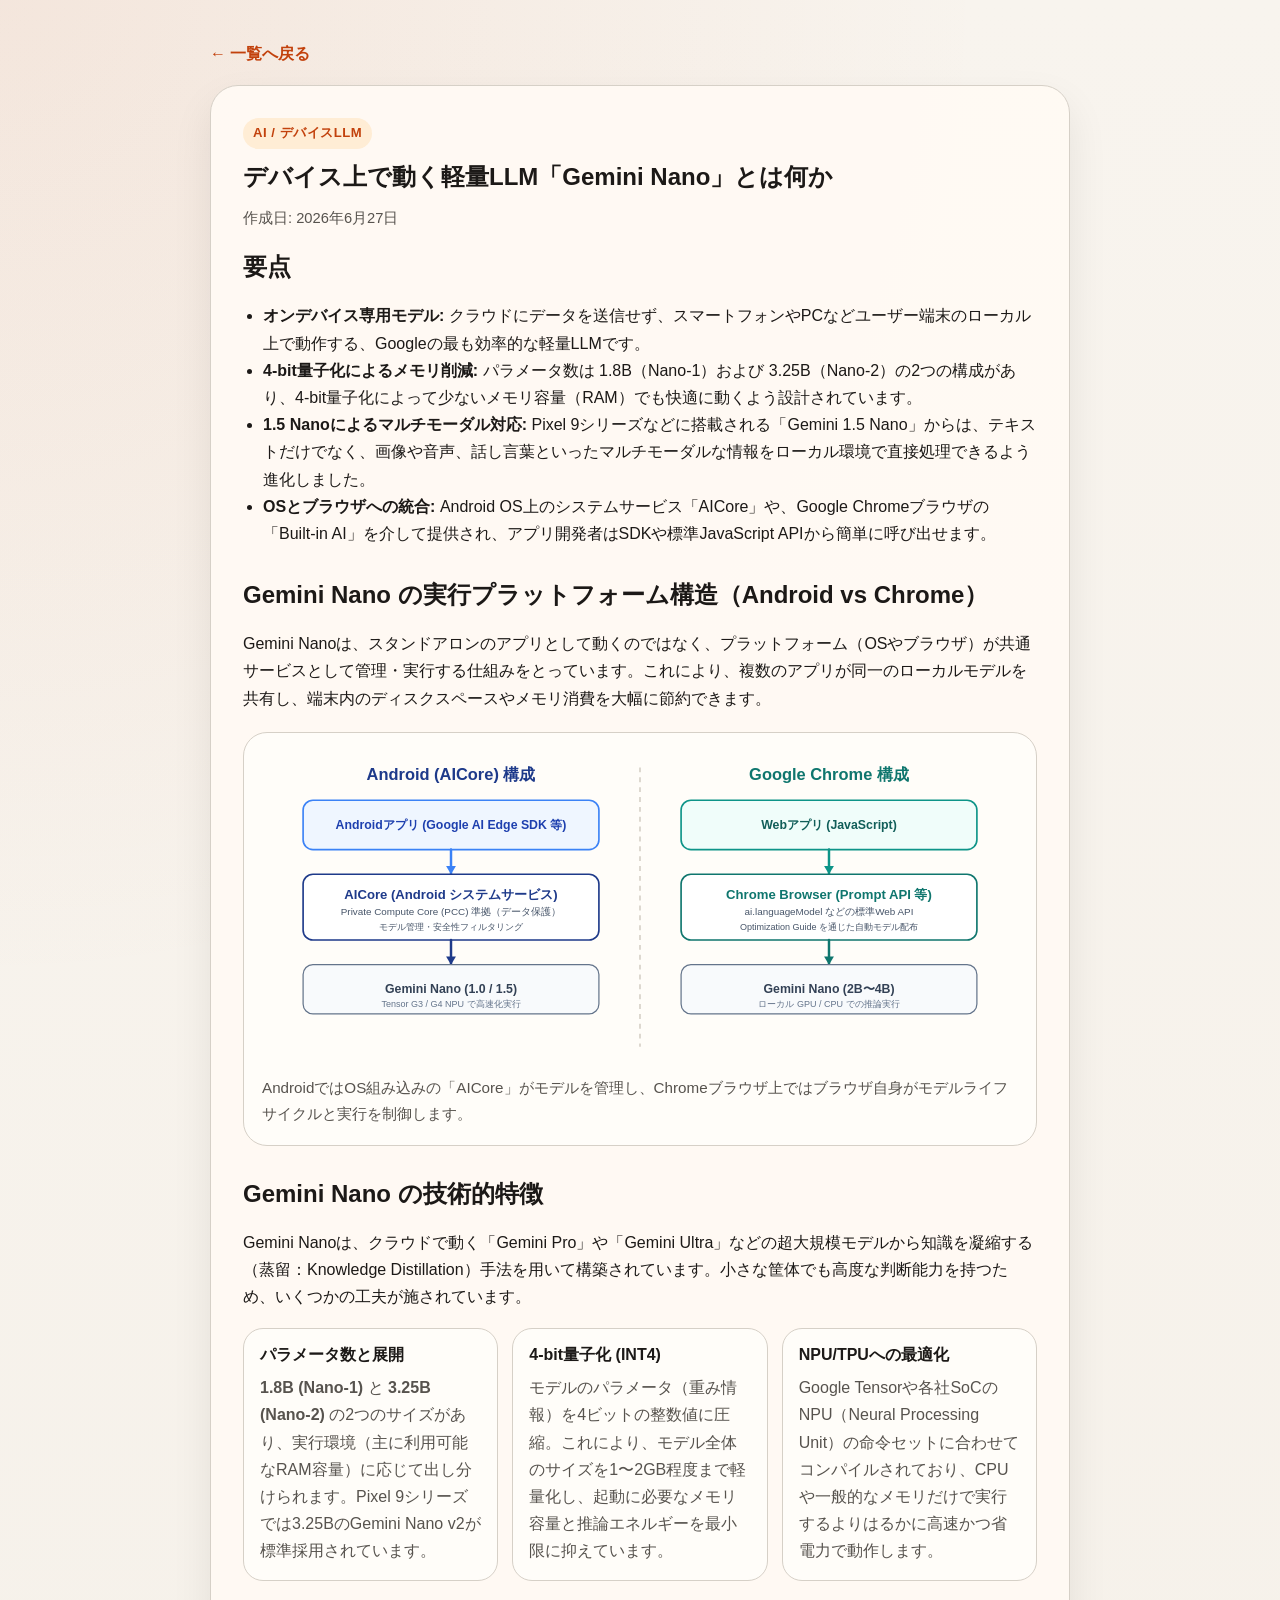
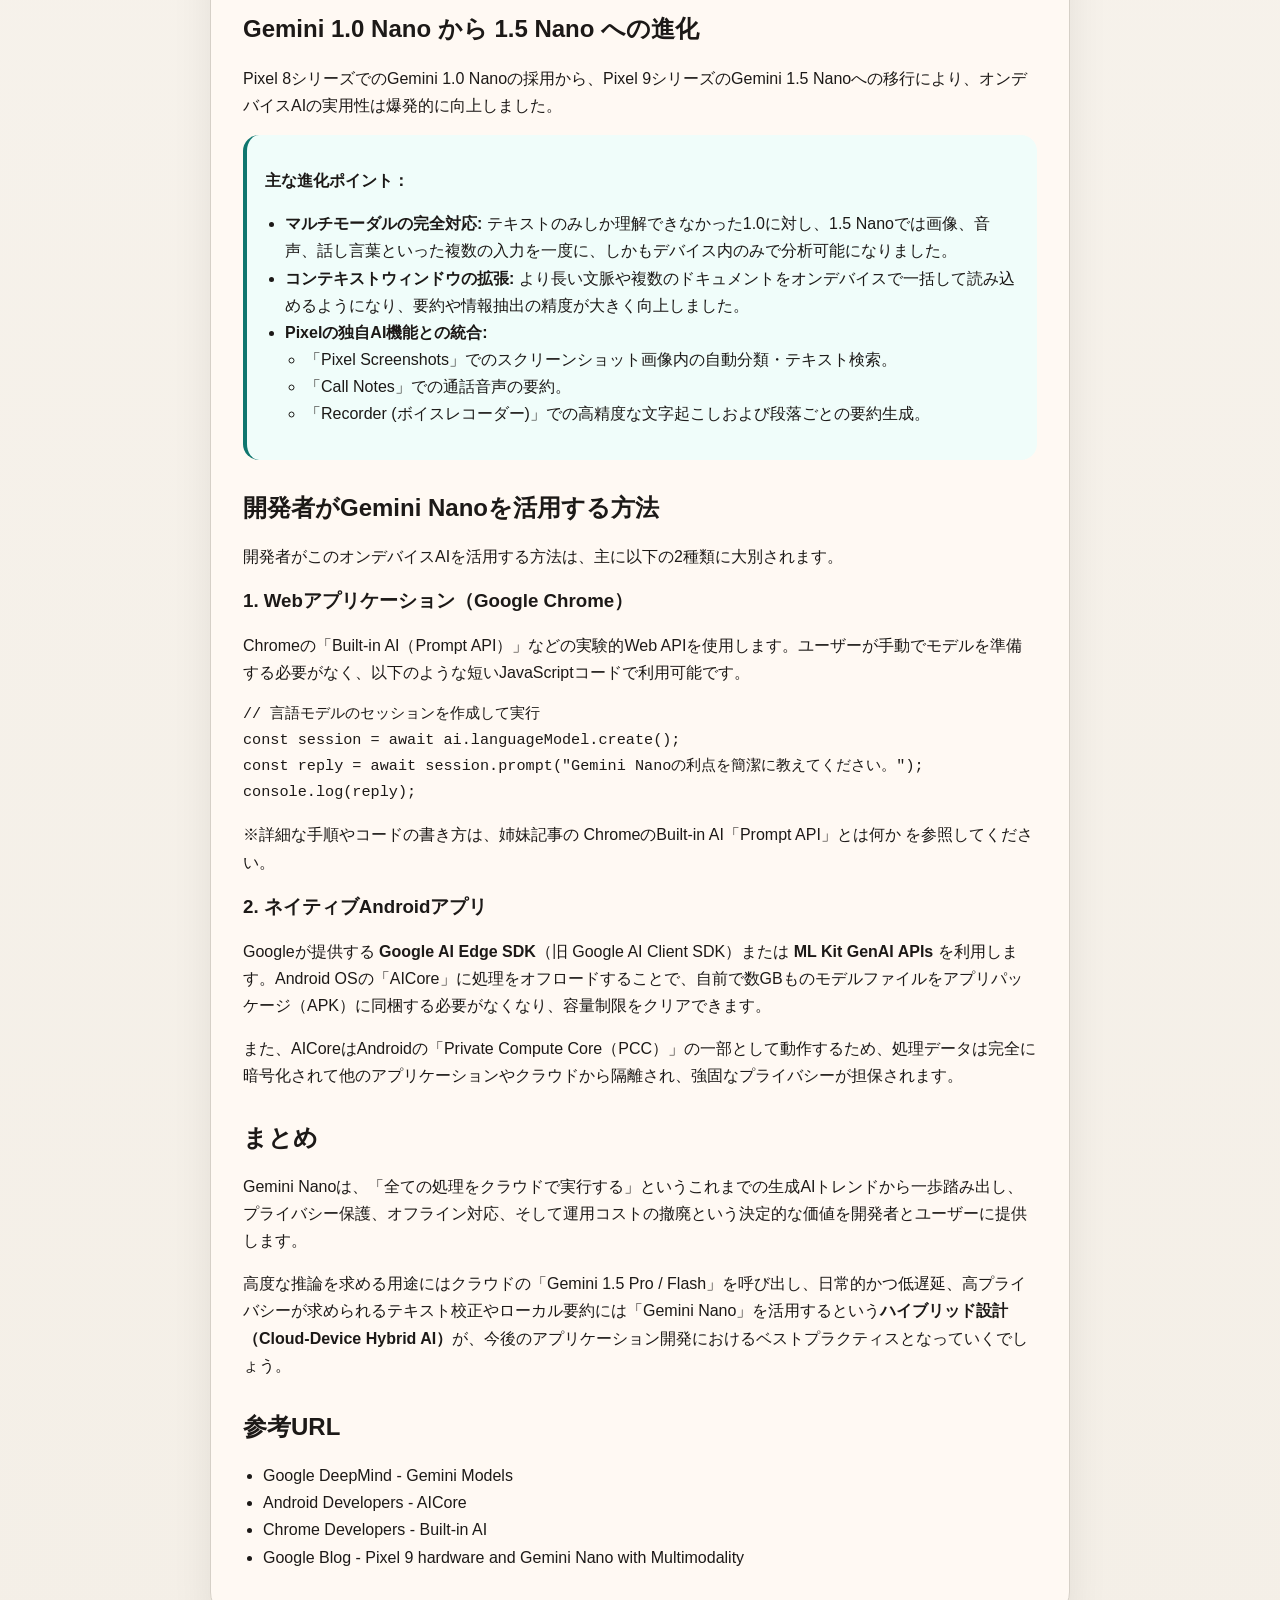
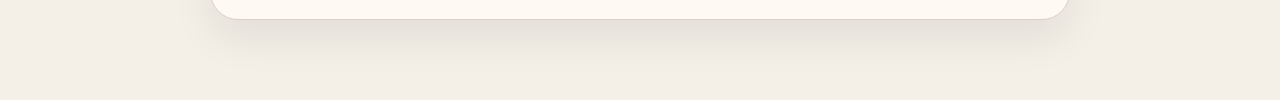
<file: articles/gemini-nano.html>
<!doctype html>
<html lang="ja">
<head>
  <meta charset="utf-8">
  <meta name="viewport" content="width=device-width, initial-scale=1">
  <title>デバイス上で動く軽量LLM「Gemini Nano」とは何か</title>
  <link rel="stylesheet" href="../styles/site.css">
</head>
<body>
  <main class="article-page">
    <a class="back-link" href="../index.html">← 一覧へ戻る</a>

    <article class="article-shell">
      <p class="eyebrow">AI / デバイスLLM</p>
      <h1>デバイス上で動く軽量LLM「Gemini Nano」とは何か</h1>
      <p class="article-date">作成日: 2026年6月27日</p>

      <section>
        <h2>要点</h2>
        <ul>
          <li><strong>オンデバイス専用モデル:</strong> クラウドにデータを送信せず、スマートフォンやPCなどユーザー端末のローカル上で動作する、Googleの最も効率的な軽量LLMです。</li>
          <li><strong>4-bit量子化によるメモリ削減:</strong> パラメータ数は 1.8B（Nano-1）および 3.25B（Nano-2）の2つの構成があり、4-bit量子化によって少ないメモリ容量（RAM）でも快適に動くよう設計されています。</li>
          <li><strong>1.5 Nanoによるマルチモーダル対応:</strong> Pixel 9シリーズなどに搭載される「Gemini 1.5 Nano」からは、テキストだけでなく、画像や音声、話し言葉といったマルチモーダルな情報をローカル環境で直接処理できるよう進化しました。</li>
          <li><strong>OSとブラウザへの統合:</strong> Android OS上のシステムサービス「AICore」や、Google Chromeブラウザの「Built-in AI」を介して提供され、アプリ開発者はSDKや標準JavaScript APIから簡単に呼び出せます。</li>
        </ul>
      </section>

      <section>
        <h2>Gemini Nano の実行プラットフォーム構造（Android vs Chrome）</h2>
        <p>Gemini Nanoは、スタンドアロンのアプリとして動くのではなく、プラットフォーム（OSやブラウザ）が共通サービスとして管理・実行する仕組みをとっています。これにより、複数のアプリが同一のローカルモデルを共有し、端末内のディスクスペースやメモリ消費を大幅に節約できます。</p>

        <figure class="diagram-card">
          <svg viewBox="0 0 920 380" role="img" aria-label="Android AICoreとChrome Built-in AIの実行レイヤー比較">
            <!-- 背景グリッド・仕切り -->
            <line x1="460" y1="20" x2="460" y2="360" stroke="#d6d0c7" stroke-width="2" stroke-dasharray="6,6"/>

            <!-- 左側: Android (AICore) 実行フロー -->
            <text x="230" y="35" text-anchor="middle" font-size="20" font-weight="700" fill="#1e3a8a">Android (AICore) 構成</text>
            
            <!-- アプリ -->
            <rect x="50" y="60" width="360" height="60" rx="12" fill="#eff6ff" stroke="#3b82f6" stroke-width="2"/>
            <text x="230" y="95" text-anchor="middle" font-size="15" font-weight="bold" fill="#1e40af">Androidアプリ (Google AI Edge SDK 等)</text>
            
            <!-- 矢印 -->
            <path d="M230 120 V150" stroke="#3b82f6" stroke-width="3" stroke-linecap="round"/>
            <polygon points="230,150 224,140 236,140" fill="#3b82f6"/>
            
            <!-- AICore (システムサービス) -->
            <rect x="50" y="150" width="360" height="80" rx="12" fill="#fff" stroke="#1e3a8a" stroke-width="2"/>
            <text x="230" y="180" text-anchor="middle" font-size="16" font-weight="bold" fill="#1e3a8a">AICore (Android システムサービス)</text>
            <text x="230" y="200" text-anchor="middle" font-size="12" fill="#475569">Private Compute Core (PCC) 準拠（データ保護）</text>
            <text x="230" y="218" text-anchor="middle" font-size="11" fill="#475569">モデル管理・安全性フィルタリング</text>

            <!-- 矢印 -->
            <path d="M230 230 V260" stroke="#1e3a8a" stroke-width="3" stroke-linecap="round"/>
            <polygon points="230,260 224,250 236,250" fill="#1e3a8a"/>

            <!-- ハードウェア＆モデル -->
            <rect x="50" y="260" width="360" height="60" rx="12" fill="#f8fafc" stroke="#64748b" stroke-width="1.5"/>
            <text x="230" y="295" text-anchor="middle" font-size="15" font-weight="bold" fill="#334155">Gemini Nano (1.0 / 1.5)</text>
            <text x="230" y="312" text-anchor="middle" font-size="11" fill="#64748b">Tensor G3 / G4 NPU で高速化実行</text>


            <!-- 右側: Chrome (Built-in AI) 実行フロー -->
            <text x="690" y="35" text-anchor="middle" font-size="20" font-weight="700" fill="#0f766e">Google Chrome 構成</text>
            
            <!-- Webアプリ -->
            <rect x="510" y="60" width="360" height="60" rx="12" fill="#f0fdfa" stroke="#0d9488" stroke-width="2"/>
            <text x="690" y="95" text-anchor="middle" font-size="15" font-weight="bold" fill="#115e59">Webアプリ (JavaScript)</text>
            
            <!-- 矢印 -->
            <path d="M690 120 V150" stroke="#0d9488" stroke-width="3" stroke-linecap="round"/>
            <polygon points="690,150 684,140 696,140" fill="#0d9488"/>
            
            <!-- Chrome / Prompt API -->
            <rect x="510" y="150" width="360" height="80" rx="12" fill="#fff" stroke="#0f766e" stroke-width="2"/>
            <text x="690" y="180" text-anchor="middle" font-size="16" font-weight="bold" fill="#0f766e">Chrome Browser (Prompt API 等)</text>
            <text x="690" y="200" text-anchor="middle" font-size="12" fill="#475569">ai.languageModel などの標準Web API</text>
            <text x="690" y="218" text-anchor="middle" font-size="11" fill="#475569">Optimization Guide を通じた自動モデル配布</text>

            <!-- 矢印 -->
            <path d="M690 230 V260" stroke="#0f766e" stroke-width="3" stroke-linecap="round"/>
            <polygon points="690,260 684,250 696,250" fill="#0f766e"/>

            <!-- ハードウェア＆モデル -->
            <rect x="510" y="260" width="360" height="60" rx="12" fill="#f8fafc" stroke="#64748b" stroke-width="1.5"/>
            <text x="690" y="295" text-anchor="middle" font-size="15" font-weight="bold" fill="#334155">Gemini Nano (2B〜4B)</text>
            <text x="690" y="312" text-anchor="middle" font-size="11" fill="#64748b">ローカル GPU / CPU での推論実行</text>
          </svg>
          <figcaption class="diagram-caption">AndroidではOS組み込みの「AICore」がモデルを管理し、Chromeブラウザ上ではブラウザ自身がモデルライフサイクルと実行を制御します。</figcaption>
        </figure>
      </section>

      <section>
        <h2>Gemini Nano の技術的特徴</h2>
        <p>Gemini Nanoは、クラウドで動く「Gemini Pro」や「Gemini Ultra」などの超大規模モデルから知識を凝縮する（蒸留：Knowledge Distillation）手法を用いて構築されています。小さな筐体でも高度な判断能力を持つため、いくつかの工夫が施されています。</p>
        
        <div class="mini-grid">
          <div class="mini-card">
            <h3>パラメータ数と展開</h3>
            <p><strong>1.8B (Nano-1)</strong> と <strong>3.25B (Nano-2)</strong> の2つのサイズがあり、実行環境（主に利用可能なRAM容量）に応じて出し分けられます。Pixel 9シリーズでは3.25BのGemini Nano v2が標準採用されています。</p>
          </div>
          <div class="mini-card">
            <h3>4-bit量子化 (INT4)</h3>
            <p>モデルのパラメータ（重み情報）を4ビットの整数値に圧縮。これにより、モデル全体のサイズを1〜2GB程度まで軽量化し、起動に必要なメモリ容量と推論エネルギーを最小限に抑えています。</p>
          </div>
          <div class="mini-card">
            <h3>NPU/TPUへの最適化</h3>
            <p>Google Tensorや各社SoCのNPU（Neural Processing Unit）の命令セットに合わせてコンパイルされており、CPUや一般的なメモリだけで実行するよりはるかに高速かつ省電力で動作します。</p>
          </div>
        </div>
      </section>

      <section>
        <h2>Gemini 1.0 Nano から 1.5 Nano への進化</h2>
        <p>Pixel 8シリーズでのGemini 1.0 Nanoの採用から、Pixel 9シリーズのGemini 1.5 Nanoへの移行により、オンデバイスAIの実用性は爆発的に向上しました。</p>
        
        <div class="compare-box">
          <p><strong>主な進化ポイント：</strong></p>
          <ul>
            <li><strong>マルチモーダルの完全対応:</strong> テキストのみしか理解できなかった1.0に対し、1.5 Nanoでは画像、音声、話し言葉といった複数の入力を一度に、しかもデバイス内のみで分析可能になりました。</li>
            <li><strong>コンテキストウィンドウの拡張:</strong> より長い文脈や複数のドキュメントをオンデバイスで一括して読み込めるようになり、要約や情報抽出の精度が大きく向上しました。</li>
            <li><strong>Pixelの独自AI機能との統合:</strong> 
              <ul>
                <li>「Pixel Screenshots」でのスクリーンショット画像内の自動分類・テキスト検索。</li>
                <li>「Call Notes」での通話音声の要約。</li>
                <li>「Recorder (ボイスレコーダー)」での高精度な文字起こしおよび段落ごとの要約生成。</li>
              </ul>
            </li>
          </ul>
        </div>
      </section>

      <section>
        <h2>開発者がGemini Nanoを活用する方法</h2>
        <p>開発者がこのオンデバイスAIを活用する方法は、主に以下の2種類に大別されます。</p>
        
        <h3>1. Webアプリケーション（Google Chrome）</h3>
        <p>Chromeの「Built-in AI（Prompt API）」などの実験的Web APIを使用します。ユーザーが手動でモデルを準備する必要がなく、以下のような短いJavaScriptコードで利用可能です。</p>
        <pre><code class="language-javascript">// 言語モデルのセッションを作成して実行
const session = await ai.languageModel.create();
const reply = await session.prompt("Gemini Nanoの利点を簡潔に教えてください。");
console.log(reply);</code></pre>
        <p>※詳細な手順やコードの書き方は、姉妹記事の <a href="prompt-api.html">ChromeのBuilt-in AI「Prompt API」とは何か</a> を参照してください。</p>

        <h3>2. ネイティブAndroidアプリ</h3>
        <p>Googleが提供する <strong>Google AI Edge SDK</strong>（旧 Google AI Client SDK）または <strong>ML Kit GenAI APIs</strong> を利用します。Android OSの「AICore」に処理をオフロードすることで、自前で数GBものモデルファイルをアプリパッケージ（APK）に同梱する必要がなくなり、容量制限をクリアできます。</p>
        <p>また、AICoreはAndroidの「Private Compute Core（PCC）」の一部として動作するため、処理データは完全に暗号化されて他のアプリケーションやクラウドから隔離され、強固なプライバシーが担保されます。</p>
      </section>

      <section>
        <h2>まとめ</h2>
        <p>Gemini Nanoは、「全ての処理をクラウドで実行する」というこれまでの生成AIトレンドから一歩踏み出し、プライバシー保護、オフライン対応、そして運用コストの撤廃という決定的な価値を開発者とユーザーに提供します。</p>
        <p>高度な推論を求める用途にはクラウドの「Gemini 1.5 Pro / Flash」を呼び出し、日常的かつ低遅延、高プライバシーが求められるテキスト校正やローカル要約には「Gemini Nano」を活用するという<strong>ハイブリッド設計（Cloud-Device Hybrid AI）</strong>が、今後のアプリケーション開発におけるベストプラクティスとなっていくでしょう。</p>
      </section>

      <section>
        <h2>参考URL</h2>
        <ul>
          <li><a href="https://deepmind.google/technologies/gemini/" target="_blank" rel="noopener">Google DeepMind - Gemini Models</a></li>
          <li><a href="https://developer.android.com/ai/aicore" target="_blank" rel="noopener">Android Developers - AICore</a></li>
          <li><a href="https://developer.chrome.com/docs/ai/built-in-ai" target="_blank" rel="noopener">Chrome Developers - Built-in AI</a></li>
          <li><a href="https://blog.google/products/pixel/google-pixel-9-ai-tensor-g4/" target="_blank" rel="noopener">Google Blog - Pixel 9 hardware and Gemini Nano with Multimodality</a></li>
        </ul>
      </section>
    </article>
  </main>
</body>
</html>
</file>
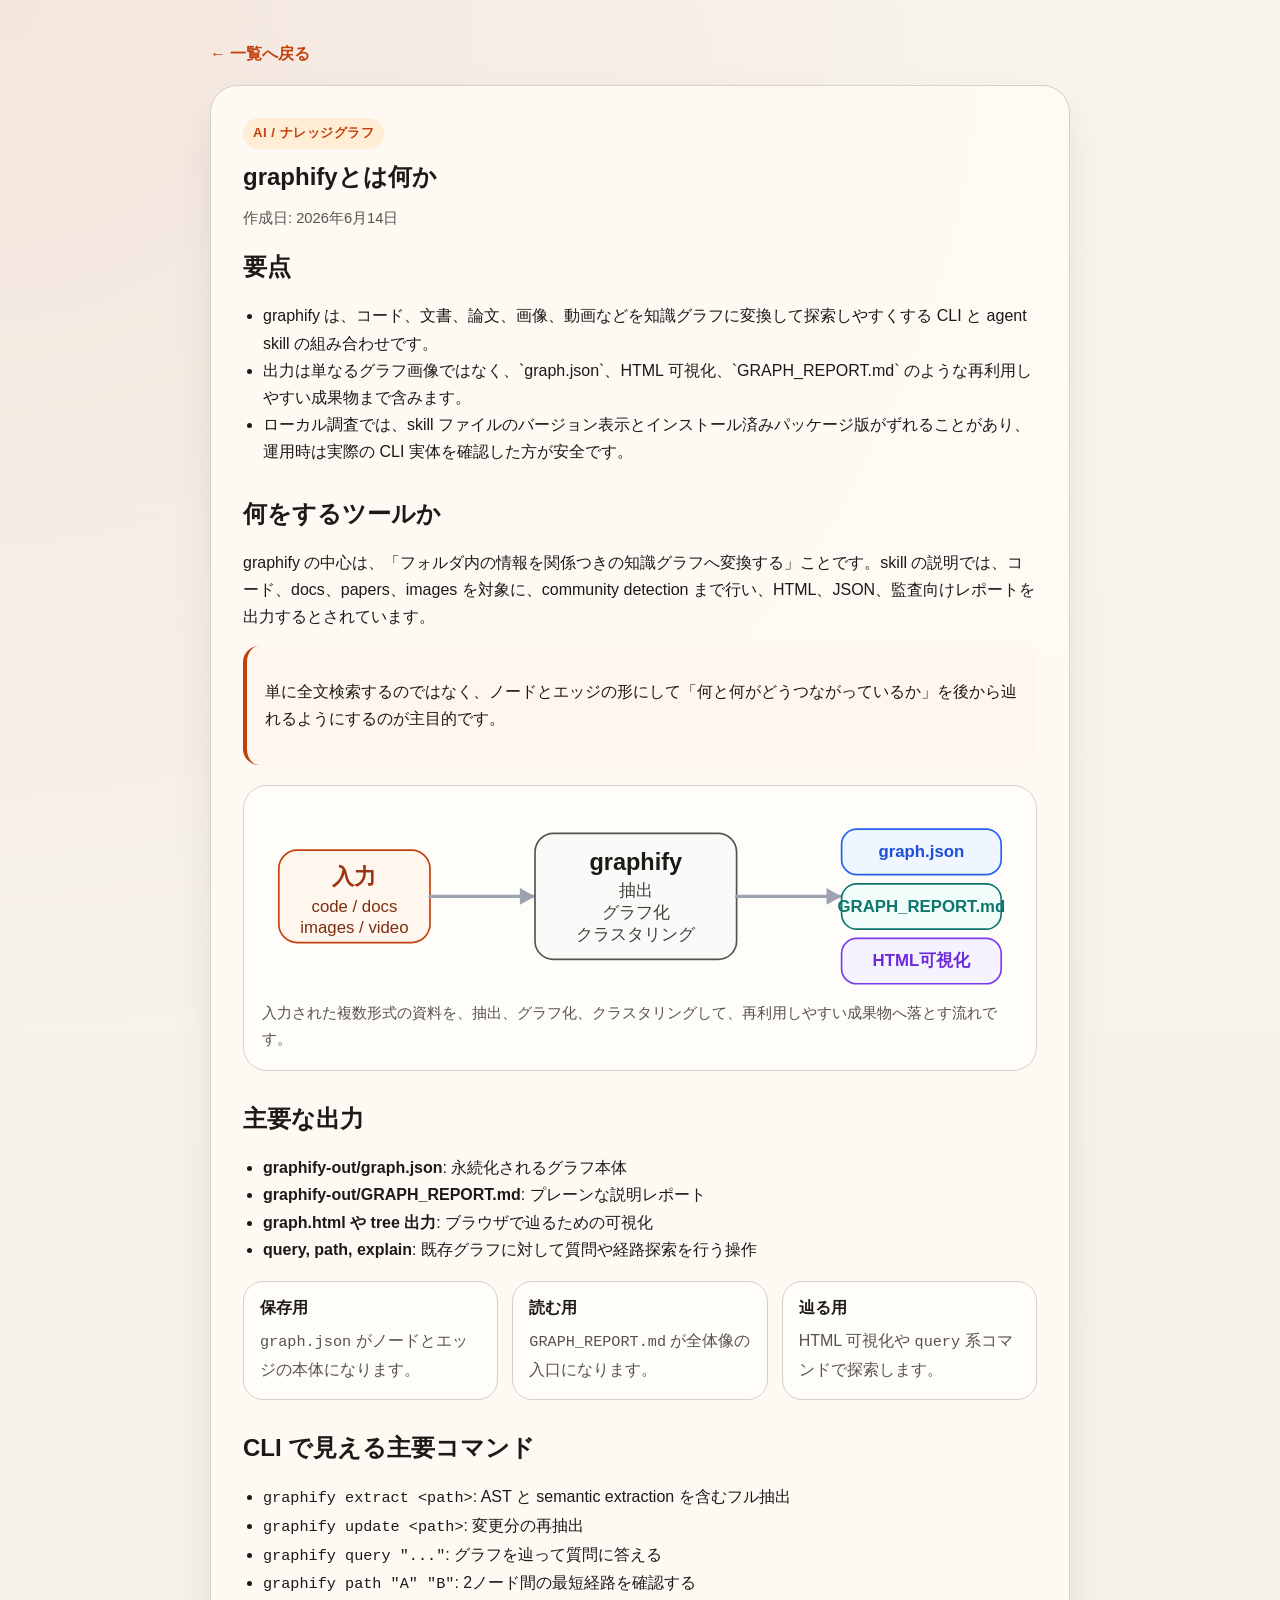
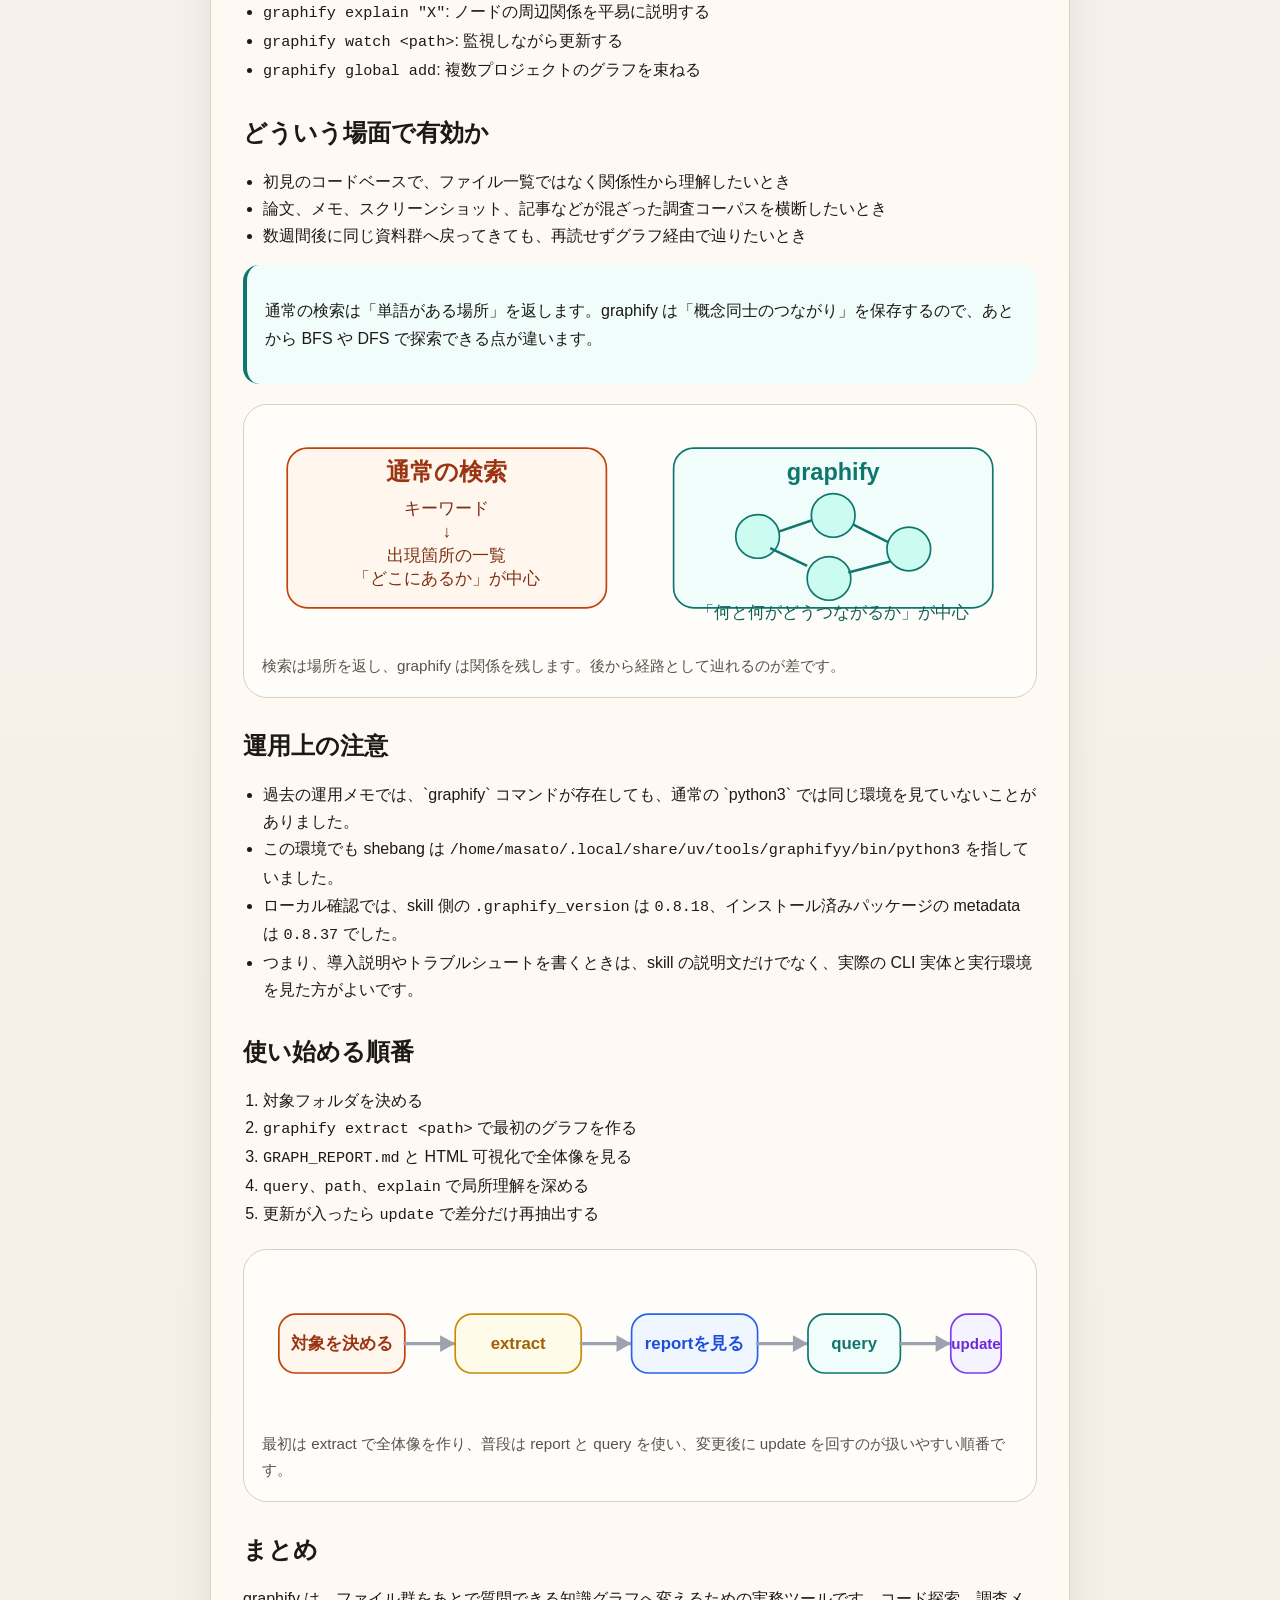
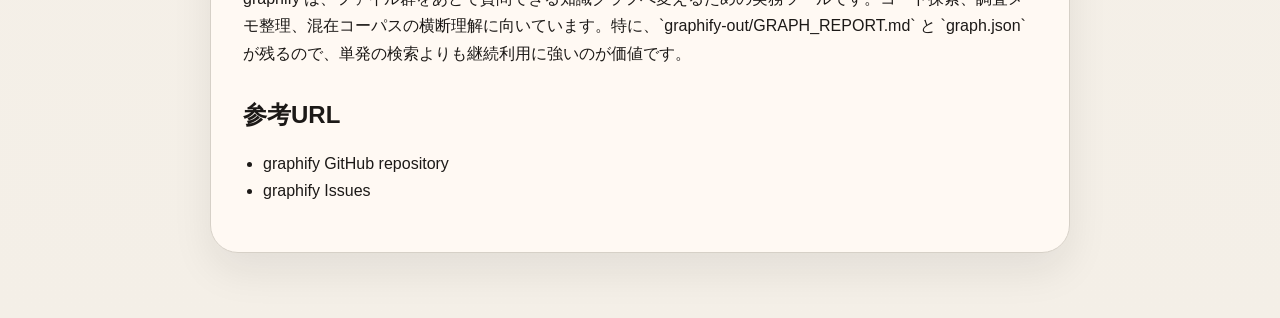
<file: articles/graphify.html>
<!doctype html>
<html lang="ja">
<head>
  <meta charset="utf-8">
  <meta name="viewport" content="width=device-width, initial-scale=1">
  <title>graphifyとは何か</title>
  <link rel="stylesheet" href="../styles/site.css">
</head>
<body>
  <main class="article-page">
    <a class="back-link" href="../index.html">← 一覧へ戻る</a>

    <article class="article-shell">
      <p class="eyebrow">AI / ナレッジグラフ</p>
      <h1>graphifyとは何か</h1>
      <p class="article-date">作成日: 2026年6月14日</p>

      <section>
        <h2>要点</h2>
        <ul>
          <li>graphify は、コード、文書、論文、画像、動画などを知識グラフに変換して探索しやすくする CLI と agent skill の組み合わせです。</li>
          <li>出力は単なるグラフ画像ではなく、`graph.json`、HTML 可視化、`GRAPH_REPORT.md` のような再利用しやすい成果物まで含みます。</li>
          <li>ローカル調査では、skill ファイルのバージョン表示とインストール済みパッケージ版がずれることがあり、運用時は実際の CLI 実体を確認した方が安全です。</li>
        </ul>
      </section>

      <section>
        <h2>何をするツールか</h2>
        <p>graphify の中心は、「フォルダ内の情報を関係つきの知識グラフへ変換する」ことです。skill の説明では、コード、docs、papers、images を対象に、community detection まで行い、HTML、JSON、監査向けレポートを出力するとされています。</p>
        <div class="note-box">
          <p>単に全文検索するのではなく、ノードとエッジの形にして「何と何がどうつながっているか」を後から辿れるようにするのが主目的です。</p>
        </div>
        <figure class="diagram-card">
          <svg viewBox="0 0 900 220" role="img" aria-label="graphifyの入力から出力までの流れ">
            <rect x="20" y="55" width="180" height="110" rx="22" fill="#fff7ed" stroke="#c2410c" stroke-width="2"/>
            <text x="110" y="95" text-anchor="middle" font-size="26" font-weight="700" fill="#9a3412">入力</text>
            <text x="110" y="128" text-anchor="middle" font-size="20" fill="#7c2d12">code / docs</text>
            <text x="110" y="154" text-anchor="middle" font-size="20" fill="#7c2d12">images / video</text>

            <path d="M200 110 H325" stroke="#9ca3af" stroke-width="4" stroke-linecap="round"/>
            <polygon points="325,110 307,100 307,120" fill="#9ca3af"/>

            <rect x="325" y="35" width="240" height="150" rx="22" fill="#fafaf9" stroke="#57534e" stroke-width="2"/>
            <text x="445" y="78" text-anchor="middle" font-size="28" font-weight="700" fill="#1c1917">graphify</text>
            <text x="445" y="110" text-anchor="middle" font-size="20" fill="#44403c">抽出</text>
            <text x="445" y="136" text-anchor="middle" font-size="20" fill="#44403c">グラフ化</text>
            <text x="445" y="162" text-anchor="middle" font-size="20" fill="#44403c">クラスタリング</text>

            <path d="M565 110 H690" stroke="#9ca3af" stroke-width="4" stroke-linecap="round"/>
            <polygon points="690,110 672,100 672,120" fill="#9ca3af"/>

            <rect x="690" y="30" width="190" height="54" rx="18" fill="#eff6ff" stroke="#2563eb" stroke-width="2"/>
            <text x="785" y="63" text-anchor="middle" font-size="20" font-weight="700" fill="#1d4ed8">graph.json</text>

            <rect x="690" y="95" width="190" height="54" rx="18" fill="#f0fdfa" stroke="#0f766e" stroke-width="2"/>
            <text x="785" y="128" text-anchor="middle" font-size="20" font-weight="700" fill="#0f766e">GRAPH_REPORT.md</text>

            <rect x="690" y="160" width="190" height="54" rx="18" fill="#f5f3ff" stroke="#7c3aed" stroke-width="2"/>
            <text x="785" y="193" text-anchor="middle" font-size="20" font-weight="700" fill="#6d28d9">HTML可視化</text>
          </svg>
          <figcaption class="diagram-caption">入力された複数形式の資料を、抽出、グラフ化、クラスタリングして、再利用しやすい成果物へ落とす流れです。</figcaption>
        </figure>
      </section>

      <section>
        <h2>主要な出力</h2>
        <ul>
          <li><strong>graphify-out/graph.json</strong>: 永続化されるグラフ本体</li>
          <li><strong>graphify-out/GRAPH_REPORT.md</strong>: プレーンな説明レポート</li>
          <li><strong>graph.html や tree 出力</strong>: ブラウザで辿るための可視化</li>
          <li><strong>query, path, explain</strong>: 既存グラフに対して質問や経路探索を行う操作</li>
        </ul>
        <div class="mini-grid">
          <div class="mini-card">
            <h3>保存用</h3>
            <p><code>graph.json</code> がノードとエッジの本体になります。</p>
          </div>
          <div class="mini-card">
            <h3>読む用</h3>
            <p><code>GRAPH_REPORT.md</code> が全体像の入口になります。</p>
          </div>
          <div class="mini-card">
            <h3>辿る用</h3>
            <p>HTML 可視化や <code>query</code> 系コマンドで探索します。</p>
          </div>
        </div>
      </section>

      <section>
        <h2>CLI で見える主要コマンド</h2>
        <ul>
          <li><code>graphify extract &lt;path&gt;</code>: AST と semantic extraction を含むフル抽出</li>
          <li><code>graphify update &lt;path&gt;</code>: 変更分の再抽出</li>
          <li><code>graphify query "..."</code>: グラフを辿って質問に答える</li>
          <li><code>graphify path "A" "B"</code>: 2ノード間の最短経路を確認する</li>
          <li><code>graphify explain "X"</code>: ノードの周辺関係を平易に説明する</li>
          <li><code>graphify watch &lt;path&gt;</code>: 監視しながら更新する</li>
          <li><code>graphify global add</code>: 複数プロジェクトのグラフを束ねる</li>
        </ul>
      </section>

      <section>
        <h2>どういう場面で有効か</h2>
        <ul>
          <li>初見のコードベースで、ファイル一覧ではなく関係性から理解したいとき</li>
          <li>論文、メモ、スクリーンショット、記事などが混ざった調査コーパスを横断したいとき</li>
          <li>数週間後に同じ資料群へ戻ってきても、再読せずグラフ経由で辿りたいとき</li>
        </ul>
        <div class="compare-box">
          <p>通常の検索は「単語がある場所」を返します。graphify は「概念同士のつながり」を保存するので、あとから BFS や DFS で探索できる点が違います。</p>
        </div>
        <figure class="diagram-card">
          <svg viewBox="0 0 900 260" role="img" aria-label="全文検索とgraphifyの違い">
            <rect x="30" y="30" width="380" height="190" rx="24" fill="#fff7ed" stroke="#c2410c" stroke-width="2"/>
            <text x="220" y="68" text-anchor="middle" font-size="28" font-weight="700" fill="#9a3412">通常の検索</text>
            <text x="220" y="108" text-anchor="middle" font-size="20" fill="#7c2d12">キーワード</text>
            <text x="220" y="136" text-anchor="middle" font-size="20" fill="#7c2d12">↓</text>
            <text x="220" y="164" text-anchor="middle" font-size="20" fill="#7c2d12">出現箇所の一覧</text>
            <text x="220" y="192" text-anchor="middle" font-size="20" fill="#7c2d12">「どこにあるか」が中心</text>

            <rect x="490" y="30" width="380" height="190" rx="24" fill="#f0fdfa" stroke="#0f766e" stroke-width="2"/>
            <text x="680" y="68" text-anchor="middle" font-size="28" font-weight="700" fill="#0f766e">graphify</text>
            <circle cx="590" cy="135" r="26" fill="#ccfbf1" stroke="#0f766e" stroke-width="2"/>
            <circle cx="680" cy="110" r="26" fill="#ccfbf1" stroke="#0f766e" stroke-width="2"/>
            <circle cx="770" cy="150" r="26" fill="#ccfbf1" stroke="#0f766e" stroke-width="2"/>
            <circle cx="675" cy="185" r="26" fill="#ccfbf1" stroke="#0f766e" stroke-width="2"/>
            <line x1="616" y1="129" x2="654" y2="116" stroke="#0f766e" stroke-width="3"/>
            <line x1="704" y1="121" x2="746" y2="142" stroke="#0f766e" stroke-width="3"/>
            <line x1="748" y1="165" x2="698" y2="178" stroke="#0f766e" stroke-width="3"/>
            <line x1="649" y1="170" x2="605" y2="149" stroke="#0f766e" stroke-width="3"/>
            <text x="680" y="232" text-anchor="middle" font-size="20" fill="#115e59">「何と何がどうつながるか」が中心</text>
          </svg>
          <figcaption class="diagram-caption">検索は場所を返し、graphify は関係を残します。後から経路として辿れるのが差です。</figcaption>
        </figure>
      </section>

      <section>
        <h2>運用上の注意</h2>
        <ul>
          <li>過去の運用メモでは、`graphify` コマンドが存在しても、通常の `python3` では同じ環境を見ていないことがありました。</li>
          <li>この環境でも shebang は <code>/home/masato/.local/share/uv/tools/graphifyy/bin/python3</code> を指していました。</li>
          <li>ローカル確認では、skill 側の <code>.graphify_version</code> は <code>0.8.18</code>、インストール済みパッケージの metadata は <code>0.8.37</code> でした。</li>
          <li>つまり、導入説明やトラブルシュートを書くときは、skill の説明文だけでなく、実際の CLI 実体と実行環境を見た方がよいです。</li>
        </ul>
      </section>

      <section>
        <h2>使い始める順番</h2>
        <ol>
          <li>対象フォルダを決める</li>
          <li><code>graphify extract &lt;path&gt;</code> で最初のグラフを作る</li>
          <li><code>GRAPH_REPORT.md</code> と HTML 可視化で全体像を見る</li>
          <li><code>query</code>、<code>path</code>、<code>explain</code> で局所理解を深める</li>
          <li>更新が入ったら <code>update</code> で差分だけ再抽出する</li>
        </ol>
        <figure class="diagram-card">
          <svg viewBox="0 0 900 180" role="img" aria-label="graphifyの導入手順">
            <rect x="20" y="55" width="150" height="70" rx="20" fill="#fff7ed" stroke="#c2410c" stroke-width="2"/>
            <text x="95" y="97" text-anchor="middle" font-size="20" font-weight="700" fill="#9a3412">対象を決める</text>
            <path d="M170 90 H230" stroke="#9ca3af" stroke-width="4" stroke-linecap="round"/>
            <polygon points="230,90 212,80 212,100" fill="#9ca3af"/>

            <rect x="230" y="55" width="150" height="70" rx="20" fill="#fefce8" stroke="#ca8a04" stroke-width="2"/>
            <text x="305" y="97" text-anchor="middle" font-size="20" font-weight="700" fill="#a16207">extract</text>
            <path d="M380 90 H440" stroke="#9ca3af" stroke-width="4" stroke-linecap="round"/>
            <polygon points="440,90 422,80 422,100" fill="#9ca3af"/>

            <rect x="440" y="55" width="150" height="70" rx="20" fill="#eff6ff" stroke="#2563eb" stroke-width="2"/>
            <text x="515" y="97" text-anchor="middle" font-size="20" font-weight="700" fill="#1d4ed8">reportを見る</text>
            <path d="M590 90 H650" stroke="#9ca3af" stroke-width="4" stroke-linecap="round"/>
            <polygon points="650,90 632,80 632,100" fill="#9ca3af"/>

            <rect x="650" y="55" width="110" height="70" rx="20" fill="#f0fdfa" stroke="#0f766e" stroke-width="2"/>
            <text x="705" y="97" text-anchor="middle" font-size="20" font-weight="700" fill="#0f766e">query</text>
            <path d="M760 90 H820" stroke="#9ca3af" stroke-width="4" stroke-linecap="round"/>
            <polygon points="820,90 802,80 802,100" fill="#9ca3af"/>

            <rect x="820" y="55" width="60" height="70" rx="20" fill="#f5f3ff" stroke="#7c3aed" stroke-width="2"/>
            <text x="850" y="97" text-anchor="middle" font-size="18" font-weight="700" fill="#6d28d9">update</text>
          </svg>
          <figcaption class="diagram-caption">最初は extract で全体像を作り、普段は report と query を使い、変更後に update を回すのが扱いやすい順番です。</figcaption>
        </figure>
      </section>

      <section>
        <h2>まとめ</h2>
        <p>graphify は、ファイル群をあとで質問できる知識グラフへ変えるための実務ツールです。コード探索、調査メモ整理、混在コーパスの横断理解に向いています。特に、`graphify-out/GRAPH_REPORT.md` と `graph.json` が残るので、単発の検索よりも継続利用に強いのが価値です。</p>
      </section>

      <section>
        <h2>参考URL</h2>
        <ul>
          <li><a href="https://github.com/safishamsi/graphify">graphify GitHub repository</a></li>
          <li><a href="https://github.com/safishamsi/graphify/issues">graphify Issues</a></li>
        </ul>
      </section>
    </article>
  </main>
</body>
</html>
</file>
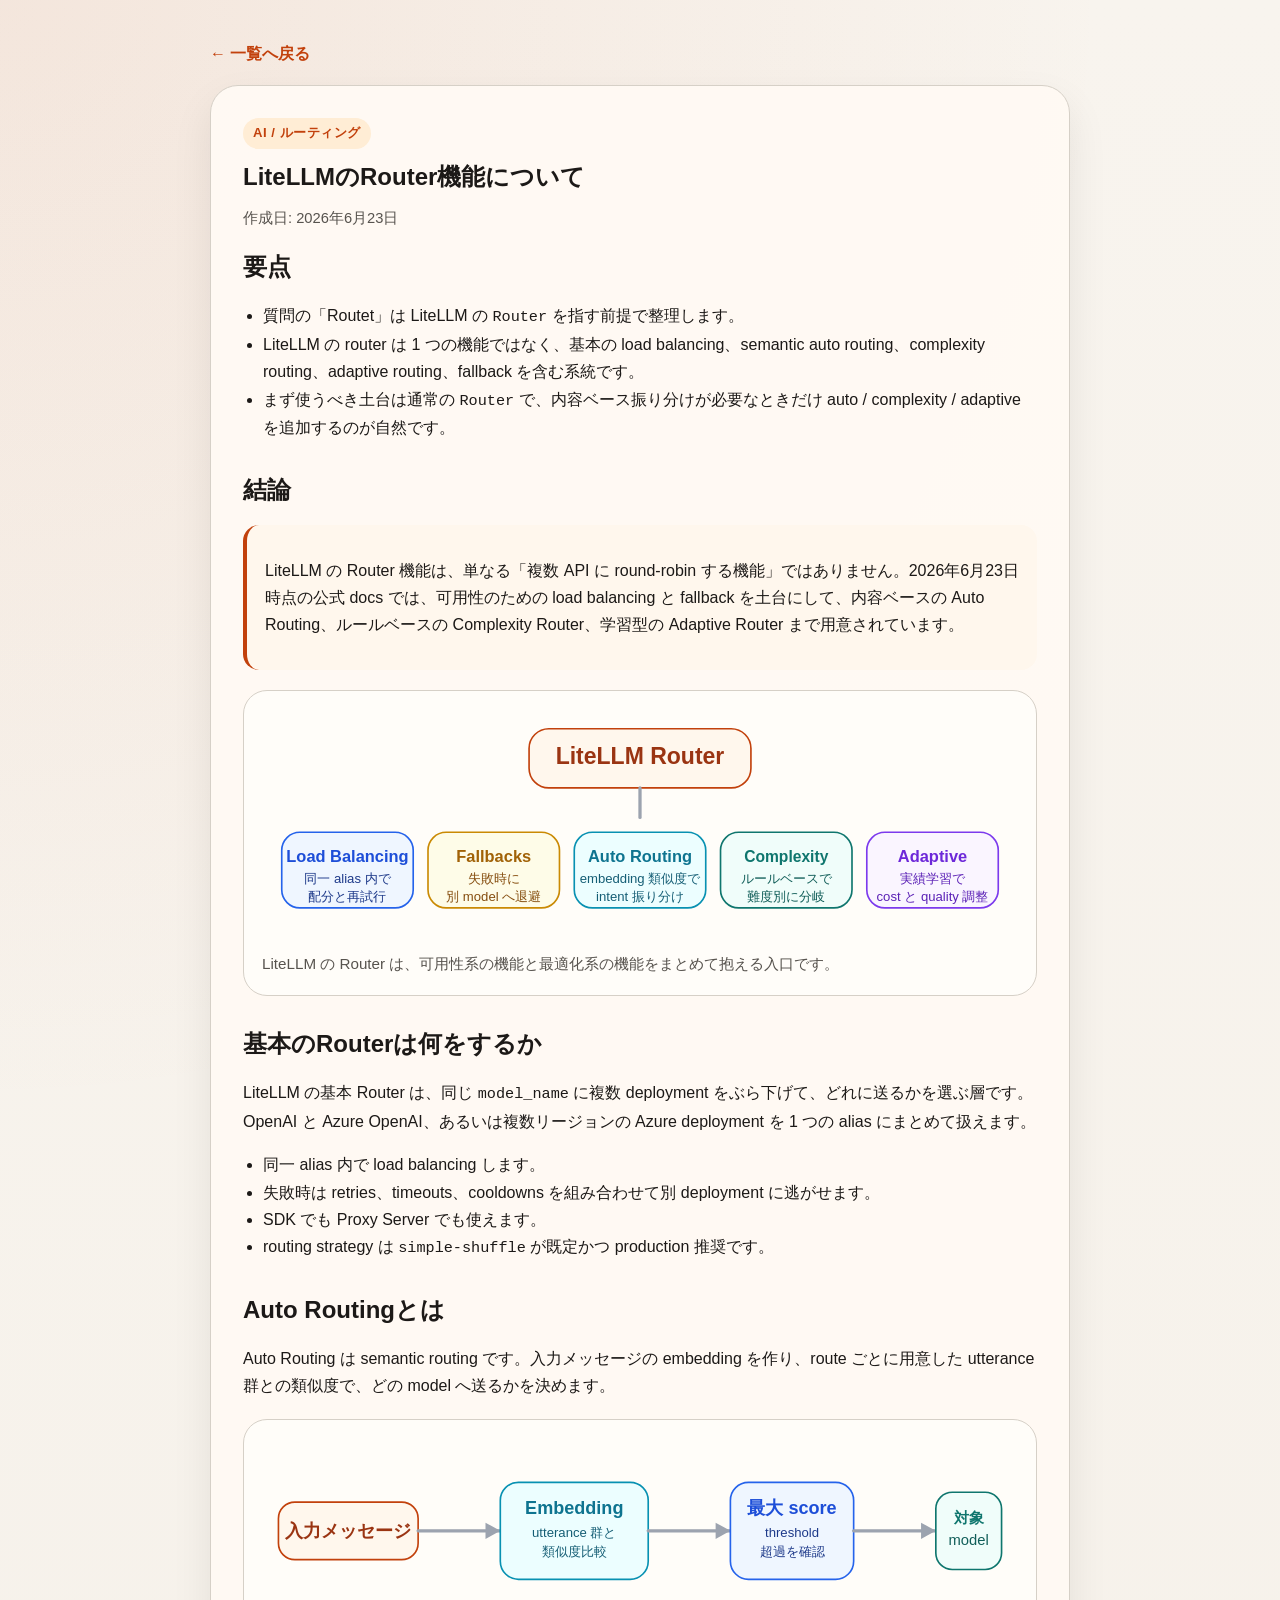
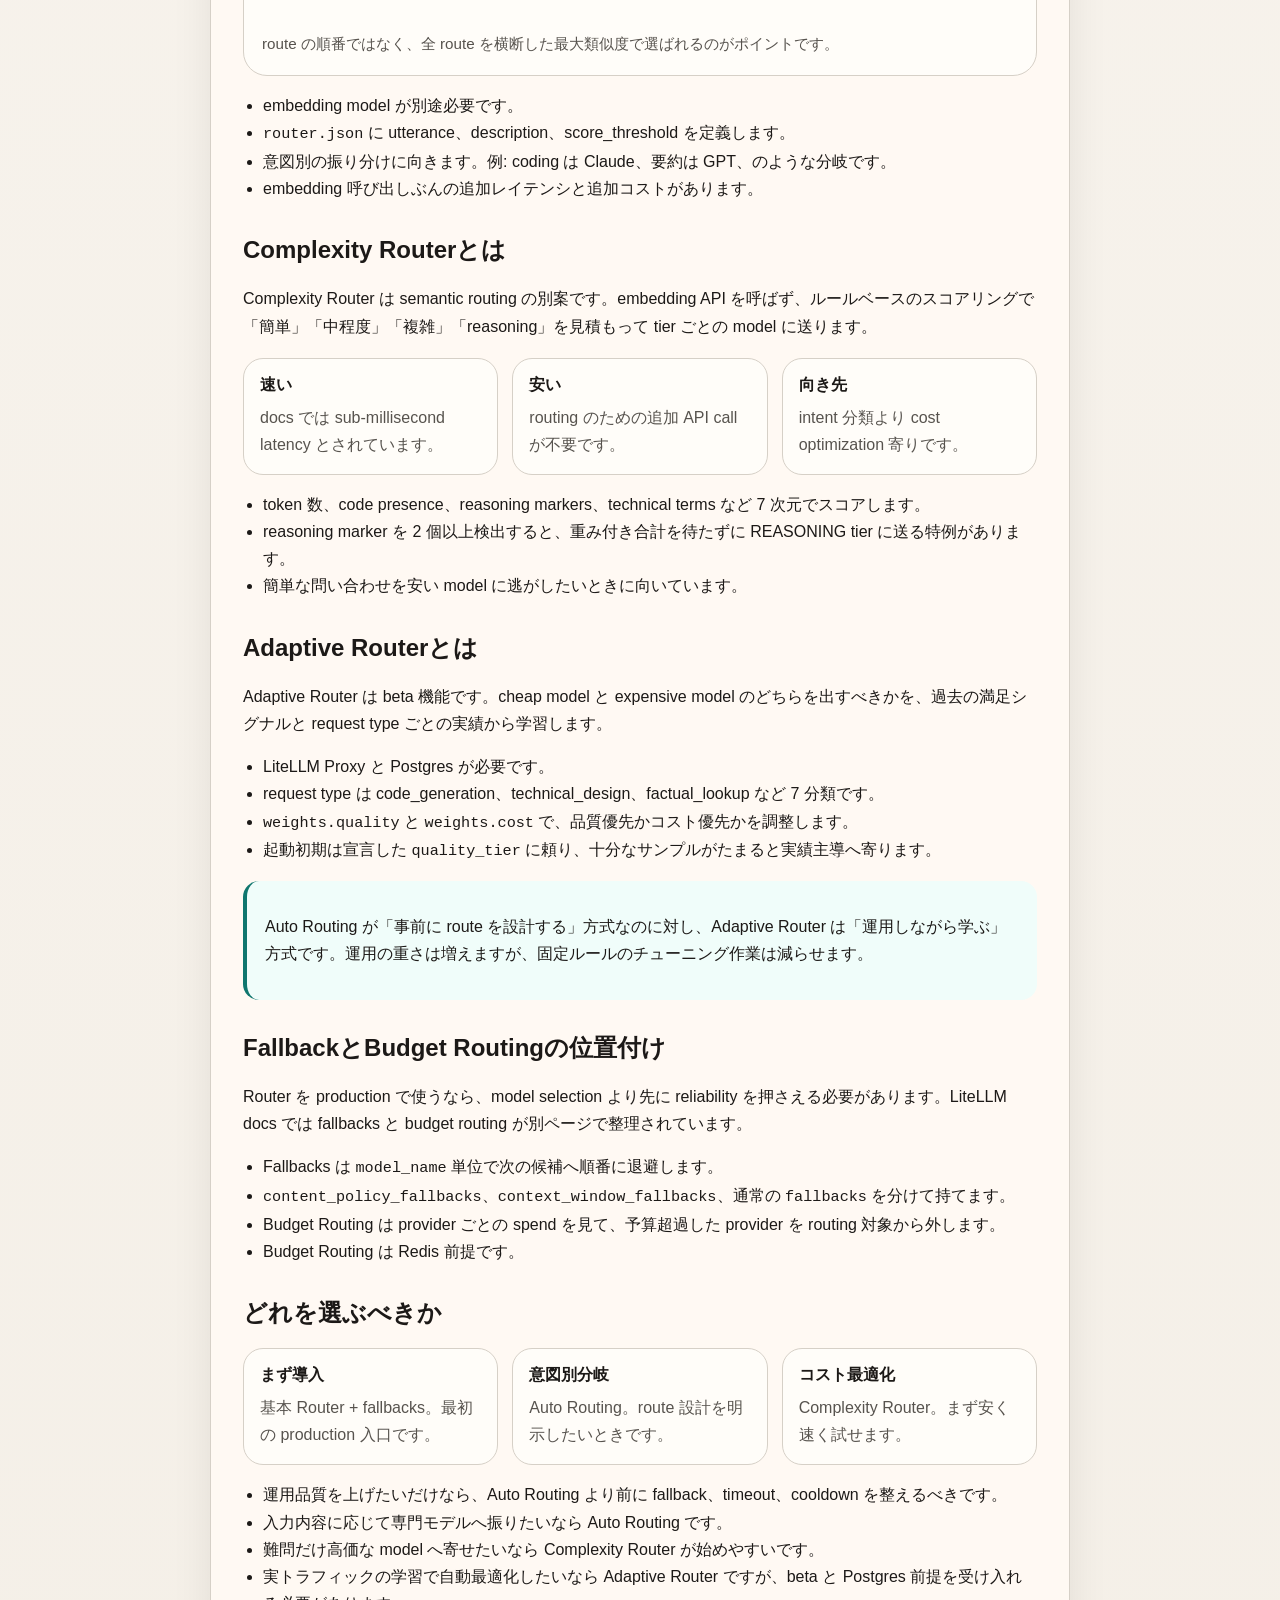
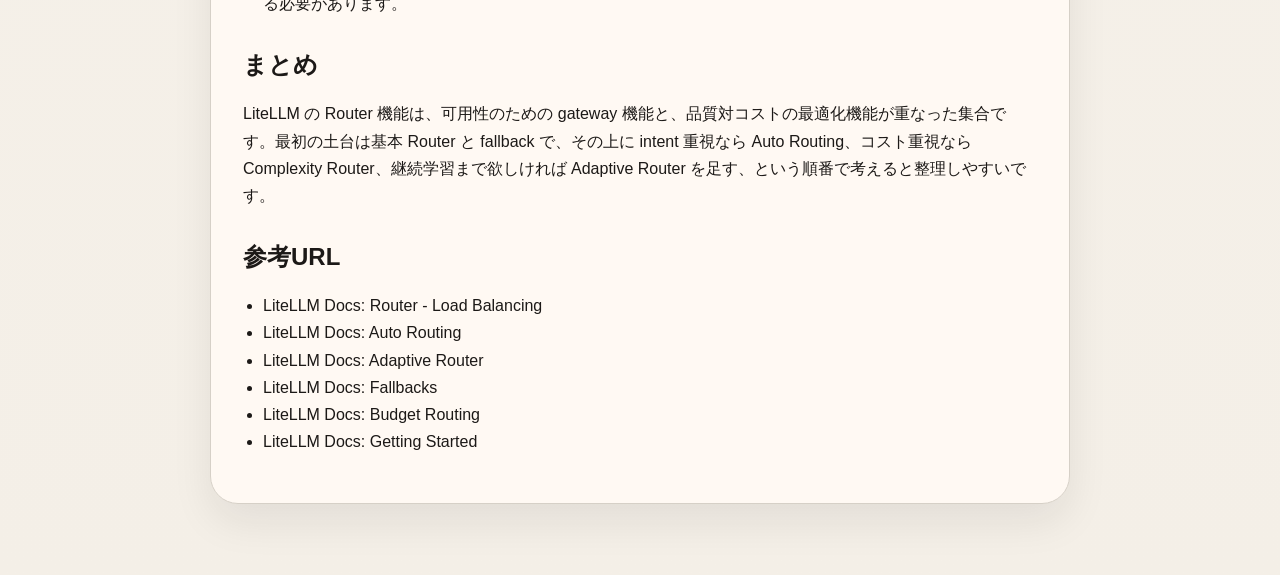
<file: articles/litellm-router.html>
<!doctype html>
<html lang="ja">
<head>
  <meta charset="utf-8">
  <meta name="viewport" content="width=device-width, initial-scale=1">
  <title>LiteLLMのRouter機能について</title>
  <link rel="stylesheet" href="../styles/site.css">
</head>
<body>
  <main class="article-page">
    <a class="back-link" href="../index.html">← 一覧へ戻る</a>

    <article class="article-shell">
      <p class="eyebrow">AI / ルーティング</p>
      <h1>LiteLLMのRouter機能について</h1>
      <p class="article-date">作成日: 2026年6月23日</p>

      <section>
        <h2>要点</h2>
        <ul>
          <li>質問の「Routet」は LiteLLM の <code>Router</code> を指す前提で整理します。</li>
          <li>LiteLLM の router は 1 つの機能ではなく、基本の load balancing、semantic auto routing、complexity routing、adaptive routing、fallback を含む系統です。</li>
          <li>まず使うべき土台は通常の <code>Router</code> で、内容ベース振り分けが必要なときだけ auto / complexity / adaptive を追加するのが自然です。</li>
        </ul>
      </section>

      <section>
        <h2>結論</h2>
        <div class="note-box">
          <p>LiteLLM の Router 機能は、単なる「複数 API に round-robin する機能」ではありません。2026年6月23日時点の公式 docs では、可用性のための load balancing と fallback を土台にして、内容ベースの Auto Routing、ルールベースの Complexity Router、学習型の Adaptive Router まで用意されています。</p>
        </div>
        <figure class="diagram-card">
          <svg viewBox="0 0 920 280" role="img" aria-label="LiteLLM Router 機能の全体像">
            <rect x="325" y="24" width="270" height="72" rx="24" fill="#fff7ed" stroke="#c2410c" stroke-width="2"/>
            <text x="460" y="67" text-anchor="middle" font-size="28" font-weight="700" fill="#9a3412">LiteLLM Router</text>

            <path d="M460 96 V132" stroke="#9ca3af" stroke-width="4" stroke-linecap="round"/>

            <rect x="24" y="150" width="160" height="92" rx="22" fill="#eff6ff" stroke="#2563eb" stroke-width="2"/>
            <text x="104" y="186" text-anchor="middle" font-size="20" font-weight="700" fill="#1d4ed8">Load Balancing</text>
            <text x="104" y="212" text-anchor="middle" font-size="16" fill="#1e3a8a">同一 alias 内で</text>
            <text x="104" y="234" text-anchor="middle" font-size="16" fill="#1e3a8a">配分と再試行</text>

            <rect x="202" y="150" width="160" height="92" rx="22" fill="#fefce8" stroke="#ca8a04" stroke-width="2"/>
            <text x="282" y="186" text-anchor="middle" font-size="20" font-weight="700" fill="#a16207">Fallbacks</text>
            <text x="282" y="212" text-anchor="middle" font-size="16" fill="#854d0e">失敗時に</text>
            <text x="282" y="234" text-anchor="middle" font-size="16" fill="#854d0e">別 model へ退避</text>

            <rect x="380" y="150" width="160" height="92" rx="22" fill="#ecfeff" stroke="#0891b2" stroke-width="2"/>
            <text x="460" y="186" text-anchor="middle" font-size="20" font-weight="700" fill="#0e7490">Auto Routing</text>
            <text x="460" y="212" text-anchor="middle" font-size="16" fill="#155e75">embedding 類似度で</text>
            <text x="460" y="234" text-anchor="middle" font-size="16" fill="#155e75">intent 振り分け</text>

            <rect x="558" y="150" width="160" height="92" rx="22" fill="#f0fdfa" stroke="#0f766e" stroke-width="2"/>
            <text x="638" y="186" text-anchor="middle" font-size="19" font-weight="700" fill="#0f766e">Complexity</text>
            <text x="638" y="212" text-anchor="middle" font-size="16" fill="#115e59">ルールベースで</text>
            <text x="638" y="234" text-anchor="middle" font-size="16" fill="#115e59">難度別に分岐</text>

            <rect x="736" y="150" width="160" height="92" rx="22" fill="#faf5ff" stroke="#7c3aed" stroke-width="2"/>
            <text x="816" y="186" text-anchor="middle" font-size="20" font-weight="700" fill="#6d28d9">Adaptive</text>
            <text x="816" y="212" text-anchor="middle" font-size="16" fill="#5b21b6">実績学習で</text>
            <text x="816" y="234" text-anchor="middle" font-size="16" fill="#5b21b6">cost と quality 調整</text>
          </svg>
          <figcaption class="diagram-caption">LiteLLM の Router は、可用性系の機能と最適化系の機能をまとめて抱える入口です。</figcaption>
        </figure>
      </section>

      <section>
        <h2>基本のRouterは何をするか</h2>
        <p>LiteLLM の基本 Router は、同じ <code>model_name</code> に複数 deployment をぶら下げて、どれに送るかを選ぶ層です。OpenAI と Azure OpenAI、あるいは複数リージョンの Azure deployment を 1 つの alias にまとめて扱えます。</p>
        <ul>
          <li>同一 alias 内で load balancing します。</li>
          <li>失敗時は retries、timeouts、cooldowns を組み合わせて別 deployment に逃がせます。</li>
          <li>SDK でも Proxy Server でも使えます。</li>
          <li>routing strategy は <code>simple-shuffle</code> が既定かつ production 推奨です。</li>
        </ul>
      </section>

      <section>
        <h2>Auto Routingとは</h2>
        <p>Auto Routing は semantic routing です。入力メッセージの embedding を作り、route ごとに用意した utterance 群との類似度で、どの model へ送るかを決めます。</p>
        <figure class="diagram-card">
          <svg viewBox="0 0 920 220" role="img" aria-label="Auto Routing の流れ">
            <rect x="20" y="78" width="170" height="70" rx="20" fill="#fff7ed" stroke="#c2410c" stroke-width="2"/>
            <text x="105" y="120" text-anchor="middle" font-size="22" font-weight="700" fill="#9a3412">入力メッセージ</text>

            <path d="M190 113 H290" stroke="#9ca3af" stroke-width="4" stroke-linecap="round"/>
            <polygon points="290,113 272,103 272,123" fill="#9ca3af"/>

            <rect x="290" y="54" width="180" height="118" rx="22" fill="#ecfeff" stroke="#0891b2" stroke-width="2"/>
            <text x="380" y="92" text-anchor="middle" font-size="22" font-weight="700" fill="#0e7490">Embedding</text>
            <text x="380" y="120" text-anchor="middle" font-size="16" fill="#155e75">utterance 群と</text>
            <text x="380" y="144" text-anchor="middle" font-size="16" fill="#155e75">類似度比較</text>

            <path d="M470 113 H570" stroke="#9ca3af" stroke-width="4" stroke-linecap="round"/>
            <polygon points="570,113 552,103 552,123" fill="#9ca3af"/>

            <rect x="570" y="54" width="150" height="118" rx="22" fill="#eff6ff" stroke="#2563eb" stroke-width="2"/>
            <text x="645" y="92" text-anchor="middle" font-size="22" font-weight="700" fill="#1d4ed8">最大 score</text>
            <text x="645" y="120" text-anchor="middle" font-size="16" fill="#1e3a8a">threshold</text>
            <text x="645" y="144" text-anchor="middle" font-size="16" fill="#1e3a8a">超過を確認</text>

            <path d="M720 113 H820" stroke="#9ca3af" stroke-width="4" stroke-linecap="round"/>
            <polygon points="820,113 802,103 802,123" fill="#9ca3af"/>

            <rect x="820" y="66" width="80" height="94" rx="20" fill="#f0fdfa" stroke="#0f766e" stroke-width="2"/>
            <text x="860" y="104" text-anchor="middle" font-size="18" font-weight="700" fill="#0f766e">対象</text>
            <text x="860" y="130" text-anchor="middle" font-size="18" fill="#115e59">model</text>
          </svg>
          <figcaption class="diagram-caption">route の順番ではなく、全 route を横断した最大類似度で選ばれるのがポイントです。</figcaption>
        </figure>
        <ul>
          <li>embedding model が別途必要です。</li>
          <li><code>router.json</code> に utterance、description、score_threshold を定義します。</li>
          <li>意図別の振り分けに向きます。例: coding は Claude、要約は GPT、のような分岐です。</li>
          <li>embedding 呼び出しぶんの追加レイテンシと追加コストがあります。</li>
        </ul>
      </section>

      <section>
        <h2>Complexity Routerとは</h2>
        <p>Complexity Router は semantic routing の別案です。embedding API を呼ばず、ルールベースのスコアリングで「簡単」「中程度」「複雑」「reasoning」を見積もって tier ごとの model に送ります。</p>
        <div class="mini-grid">
          <div class="mini-card">
            <h3>速い</h3>
            <p>docs では sub-millisecond latency とされています。</p>
          </div>
          <div class="mini-card">
            <h3>安い</h3>
            <p>routing のための追加 API call が不要です。</p>
          </div>
          <div class="mini-card">
            <h3>向き先</h3>
            <p>intent 分類より cost optimization 寄りです。</p>
          </div>
        </div>
        <ul>
          <li>token 数、code presence、reasoning markers、technical terms など 7 次元でスコアします。</li>
          <li>reasoning marker を 2 個以上検出すると、重み付き合計を待たずに REASONING tier に送る特例があります。</li>
          <li>簡単な問い合わせを安い model に逃がしたいときに向いています。</li>
        </ul>
      </section>

      <section>
        <h2>Adaptive Routerとは</h2>
        <p>Adaptive Router は beta 機能です。cheap model と expensive model のどちらを出すべきかを、過去の満足シグナルと request type ごとの実績から学習します。</p>
        <ul>
          <li>LiteLLM Proxy と Postgres が必要です。</li>
          <li>request type は code_generation、technical_design、factual_lookup など 7 分類です。</li>
          <li><code>weights.quality</code> と <code>weights.cost</code> で、品質優先かコスト優先かを調整します。</li>
          <li>起動初期は宣言した <code>quality_tier</code> に頼り、十分なサンプルがたまると実績主導へ寄ります。</li>
        </ul>
        <div class="compare-box">
          <p>Auto Routing が「事前に route を設計する」方式なのに対し、Adaptive Router は「運用しながら学ぶ」方式です。運用の重さは増えますが、固定ルールのチューニング作業は減らせます。</p>
        </div>
      </section>

      <section>
        <h2>FallbackとBudget Routingの位置付け</h2>
        <p>Router を production で使うなら、model selection より先に reliability を押さえる必要があります。LiteLLM docs では fallbacks と budget routing が別ページで整理されています。</p>
        <ul>
          <li>Fallbacks は <code>model_name</code> 単位で次の候補へ順番に退避します。</li>
          <li><code>content_policy_fallbacks</code>、<code>context_window_fallbacks</code>、通常の <code>fallbacks</code> を分けて持てます。</li>
          <li>Budget Routing は provider ごとの spend を見て、予算超過した provider を routing 対象から外します。</li>
          <li>Budget Routing は Redis 前提です。</li>
        </ul>
      </section>

      <section>
        <h2>どれを選ぶべきか</h2>
        <div class="mini-grid">
          <div class="mini-card">
            <h3>まず導入</h3>
            <p>基本 Router + fallbacks。最初の production 入口です。</p>
          </div>
          <div class="mini-card">
            <h3>意図別分岐</h3>
            <p>Auto Routing。route 設計を明示したいときです。</p>
          </div>
          <div class="mini-card">
            <h3>コスト最適化</h3>
            <p>Complexity Router。まず安く速く試せます。</p>
          </div>
        </div>
        <ul>
          <li>運用品質を上げたいだけなら、Auto Routing より前に fallback、timeout、cooldown を整えるべきです。</li>
          <li>入力内容に応じて専門モデルへ振りたいなら Auto Routing です。</li>
          <li>難問だけ高価な model へ寄せたいなら Complexity Router が始めやすいです。</li>
          <li>実トラフィックの学習で自動最適化したいなら Adaptive Router ですが、beta と Postgres 前提を受け入れる必要があります。</li>
        </ul>
      </section>

      <section>
        <h2>まとめ</h2>
        <p>LiteLLM の Router 機能は、可用性のための gateway 機能と、品質対コストの最適化機能が重なった集合です。最初の土台は基本 Router と fallback で、その上に intent 重視なら Auto Routing、コスト重視なら Complexity Router、継続学習まで欲しければ Adaptive Router を足す、という順番で考えると整理しやすいです。</p>
      </section>

      <section>
        <h2>参考URL</h2>
        <ul>
          <li><a href="https://docs.litellm.ai/docs/routing">LiteLLM Docs: Router - Load Balancing</a></li>
          <li><a href="https://docs.litellm.ai/docs/proxy/auto_routing">LiteLLM Docs: Auto Routing</a></li>
          <li><a href="https://docs.litellm.ai/docs/adaptive_router">LiteLLM Docs: Adaptive Router</a></li>
          <li><a href="https://docs.litellm.ai/docs/proxy/reliability">LiteLLM Docs: Fallbacks</a></li>
          <li><a href="https://docs.litellm.ai/docs/proxy/provider_budget_routing">LiteLLM Docs: Budget Routing</a></li>
          <li><a href="https://docs.litellm.ai/">LiteLLM Docs: Getting Started</a></li>
        </ul>
      </section>
    </article>
  </main>
</body>
</html>
</file>
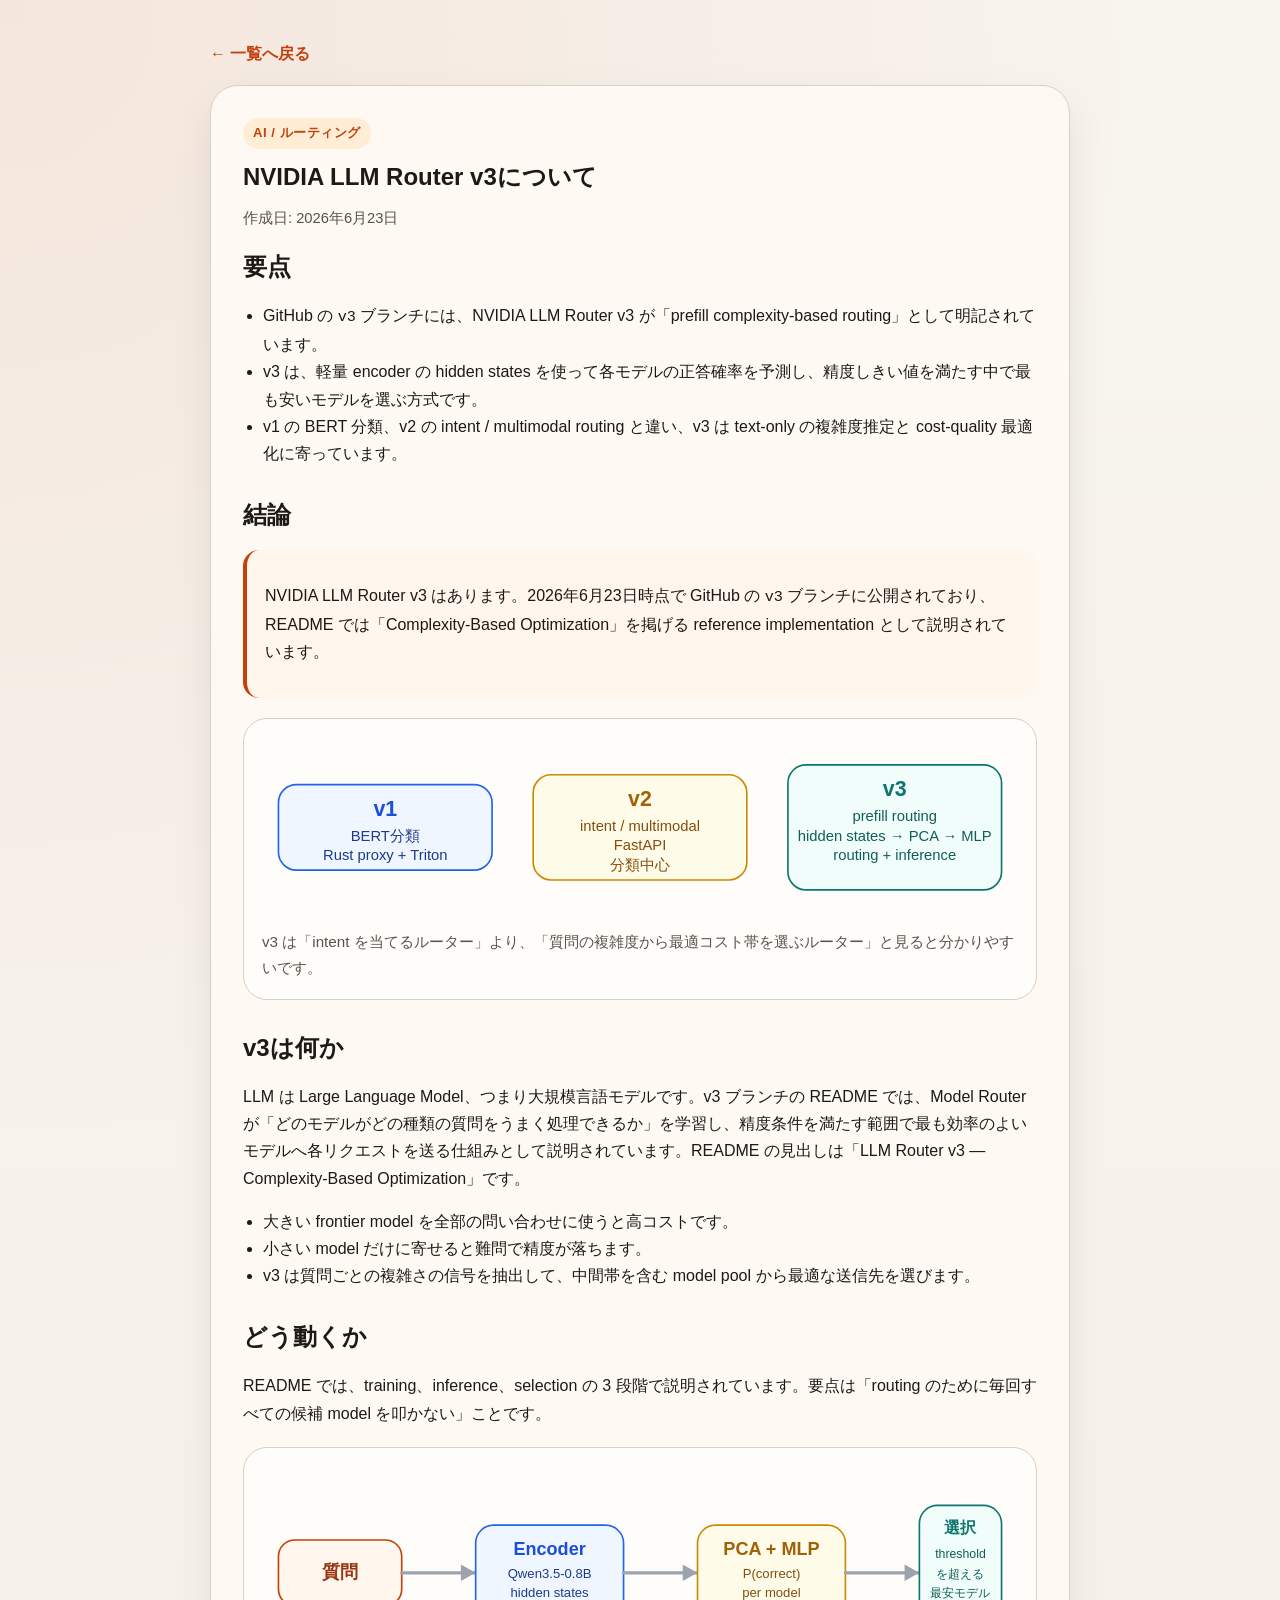
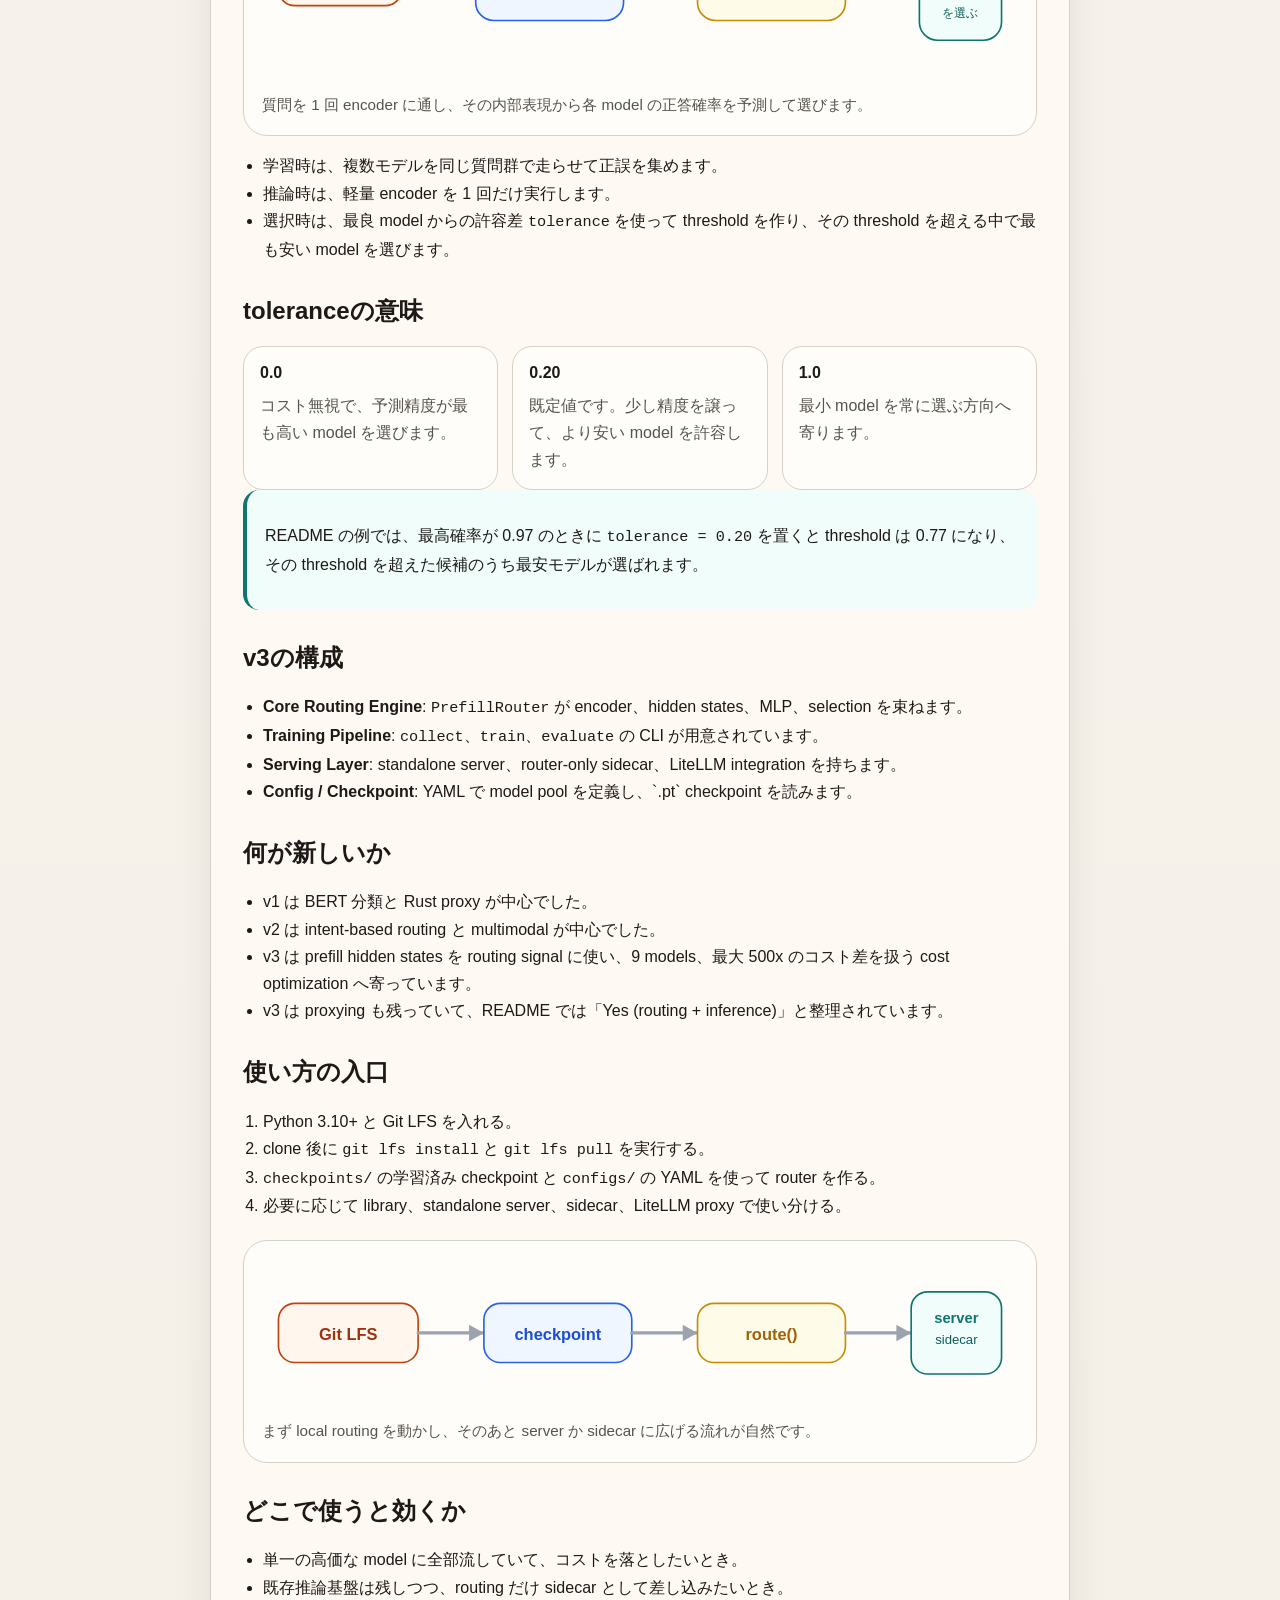
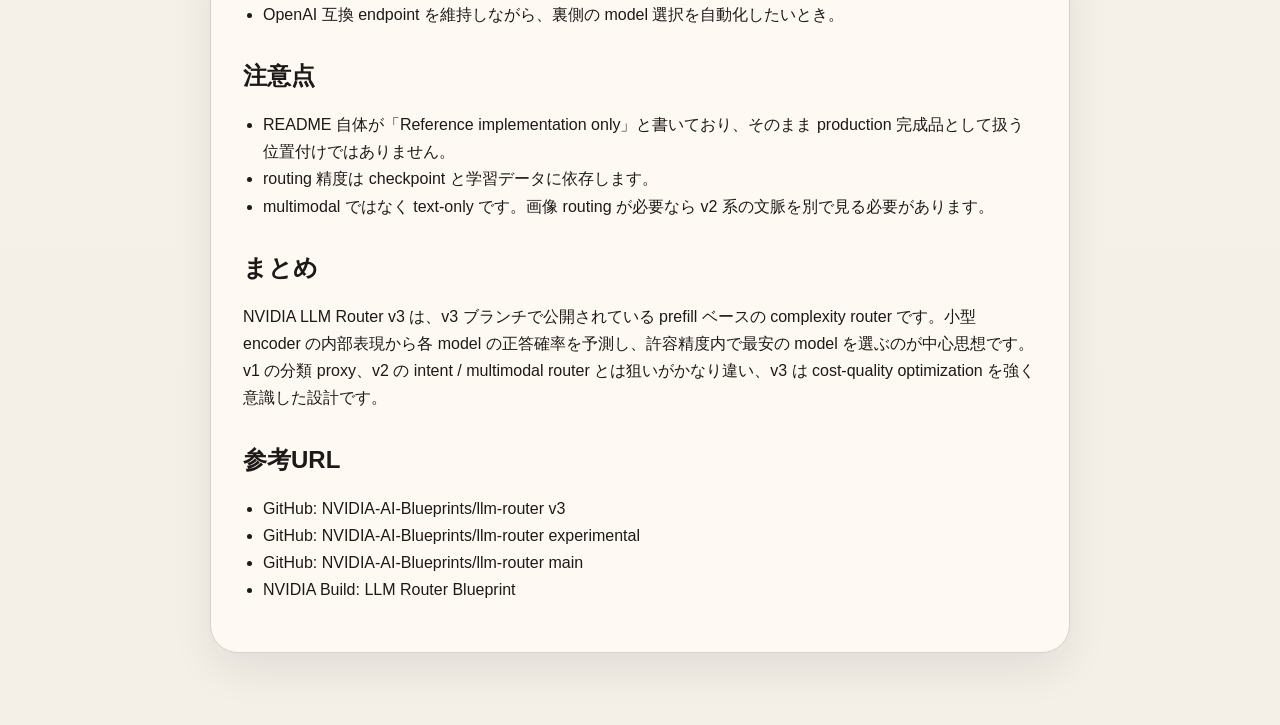
<file: articles/nvidia-llm-router-v3.html>
<!doctype html>
<html lang="ja">
<head>
  <meta charset="utf-8">
  <meta name="viewport" content="width=device-width, initial-scale=1">
  <title>NVIDIA LLM Router v3について</title>
  <link rel="stylesheet" href="../styles/site.css">
</head>
<body>
  <main class="article-page">
    <a class="back-link" href="../index.html">← 一覧へ戻る</a>

    <article class="article-shell">
      <p class="eyebrow">AI / ルーティング</p>
      <h1>NVIDIA LLM Router v3について</h1>
      <p class="article-date">作成日: 2026年6月23日</p>

      <section>
        <h2>要点</h2>
        <ul>
          <li>GitHub の <code>v3</code> ブランチには、NVIDIA LLM Router v3 が「prefill complexity-based routing」として明記されています。</li>
          <li>v3 は、軽量 encoder の hidden states を使って各モデルの正答確率を予測し、精度しきい値を満たす中で最も安いモデルを選ぶ方式です。</li>
          <li>v1 の BERT 分類、v2 の intent / multimodal routing と違い、v3 は text-only の複雑度推定と cost-quality 最適化に寄っています。</li>
        </ul>
      </section>

      <section>
        <h2>結論</h2>
        <div class="note-box">
          <p>NVIDIA LLM Router v3 はあります。2026年6月23日時点で GitHub の <code>v3</code> ブランチに公開されており、README では「Complexity-Based Optimization」を掲げる reference implementation として説明されています。</p>
        </div>
        <figure class="diagram-card">
          <svg viewBox="0 0 920 220" role="img" aria-label="LLM Router v1 v2 v3 の違い">
            <rect x="20" y="58" width="260" height="104" rx="22" fill="#eff6ff" stroke="#2563eb" stroke-width="2"/>
            <text x="150" y="96" text-anchor="middle" font-size="26" font-weight="700" fill="#1d4ed8">v1</text>
            <text x="150" y="126" text-anchor="middle" font-size="18" fill="#1e3a8a">BERT分類</text>
            <text x="150" y="150" text-anchor="middle" font-size="18" fill="#1e3a8a">Rust proxy + Triton</text>

            <rect x="330" y="46" width="260" height="128" rx="22" fill="#fefce8" stroke="#ca8a04" stroke-width="2"/>
            <text x="460" y="84" text-anchor="middle" font-size="26" font-weight="700" fill="#a16207">v2</text>
            <text x="460" y="114" text-anchor="middle" font-size="18" fill="#854d0e">intent / multimodal</text>
            <text x="460" y="138" text-anchor="middle" font-size="18" fill="#854d0e">FastAPI</text>
            <text x="460" y="162" text-anchor="middle" font-size="18" fill="#854d0e">分類中心</text>

            <rect x="640" y="34" width="260" height="152" rx="22" fill="#f0fdfa" stroke="#0f766e" stroke-width="2"/>
            <text x="770" y="72" text-anchor="middle" font-size="26" font-weight="700" fill="#0f766e">v3</text>
            <text x="770" y="102" text-anchor="middle" font-size="18" fill="#115e59">prefill routing</text>
            <text x="770" y="126" text-anchor="middle" font-size="18" fill="#115e59">hidden states → PCA → MLP</text>
            <text x="770" y="150" text-anchor="middle" font-size="18" fill="#115e59">routing + inference</text>
          </svg>
          <figcaption class="diagram-caption">v3 は「intent を当てるルーター」より、「質問の複雑度から最適コスト帯を選ぶルーター」と見ると分かりやすいです。</figcaption>
        </figure>
      </section>

      <section>
        <h2>v3は何か</h2>
        <p>LLM は Large Language Model、つまり大規模言語モデルです。v3 ブランチの README では、Model Router が「どのモデルがどの種類の質問をうまく処理できるか」を学習し、精度条件を満たす範囲で最も効率のよいモデルへ各リクエストを送る仕組みとして説明されています。README の見出しは「LLM Router v3 — Complexity-Based Optimization」です。</p>
        <ul>
          <li>大きい frontier model を全部の問い合わせに使うと高コストです。</li>
          <li>小さい model だけに寄せると難問で精度が落ちます。</li>
          <li>v3 は質問ごとの複雑さの信号を抽出して、中間帯を含む model pool から最適な送信先を選びます。</li>
        </ul>
      </section>

      <section>
        <h2>どう動くか</h2>
        <p>README では、training、inference、selection の 3 段階で説明されています。要点は「routing のために毎回すべての候補 model を叩かない」ことです。</p>
        <figure class="diagram-card">
          <svg viewBox="0 0 920 260" role="img" aria-label="LLM Router v3 の基本フロー">
            <rect x="20" y="90" width="150" height="80" rx="20" fill="#fff7ed" stroke="#c2410c" stroke-width="2"/>
            <text x="95" y="136" text-anchor="middle" font-size="22" font-weight="700" fill="#9a3412">質問</text>

            <path d="M170 130 H260" stroke="#9ca3af" stroke-width="4" stroke-linecap="round"/>
            <polygon points="260,130 242,120 242,140" fill="#9ca3af"/>

            <rect x="260" y="72" width="180" height="116" rx="22" fill="#eff6ff" stroke="#2563eb" stroke-width="2"/>
            <text x="350" y="108" text-anchor="middle" font-size="22" font-weight="700" fill="#1d4ed8">Encoder</text>
            <text x="350" y="136" text-anchor="middle" font-size="16" fill="#1e3a8a">Qwen3.5-0.8B</text>
            <text x="350" y="160" text-anchor="middle" font-size="16" fill="#1e3a8a">hidden states</text>

            <path d="M440 130 H530" stroke="#9ca3af" stroke-width="4" stroke-linecap="round"/>
            <polygon points="530,130 512,120 512,140" fill="#9ca3af"/>

            <rect x="530" y="72" width="180" height="116" rx="22" fill="#fefce8" stroke="#ca8a04" stroke-width="2"/>
            <text x="620" y="108" text-anchor="middle" font-size="22" font-weight="700" fill="#a16207">PCA + MLP</text>
            <text x="620" y="136" text-anchor="middle" font-size="16" fill="#854d0e">P(correct)</text>
            <text x="620" y="160" text-anchor="middle" font-size="16" fill="#854d0e">per model</text>

            <path d="M710 130 H800" stroke="#9ca3af" stroke-width="4" stroke-linecap="round"/>
            <polygon points="800,130 782,120 782,140" fill="#9ca3af"/>

            <rect x="800" y="48" width="100" height="164" rx="22" fill="#f0fdfa" stroke="#0f766e" stroke-width="2"/>
            <text x="850" y="82" text-anchor="middle" font-size="20" font-weight="700" fill="#0f766e">選択</text>
            <text x="850" y="112" text-anchor="middle" font-size="15" fill="#115e59">threshold</text>
            <text x="850" y="136" text-anchor="middle" font-size="15" fill="#115e59">を超える</text>
            <text x="850" y="160" text-anchor="middle" font-size="15" fill="#115e59">最安モデル</text>
            <text x="850" y="184" text-anchor="middle" font-size="15" fill="#115e59">を選ぶ</text>
          </svg>
          <figcaption class="diagram-caption">質問を 1 回 encoder に通し、その内部表現から各 model の正答確率を予測して選びます。</figcaption>
        </figure>
        <ul>
          <li>学習時は、複数モデルを同じ質問群で走らせて正誤を集めます。</li>
          <li>推論時は、軽量 encoder を 1 回だけ実行します。</li>
          <li>選択時は、最良 model からの許容差 <code>tolerance</code> を使って threshold を作り、その threshold を超える中で最も安い model を選びます。</li>
        </ul>
      </section>

      <section>
        <h2>toleranceの意味</h2>
        <div class="mini-grid">
          <div class="mini-card">
            <h3>0.0</h3>
            <p>コスト無視で、予測精度が最も高い model を選びます。</p>
          </div>
          <div class="mini-card">
            <h3>0.20</h3>
            <p>既定値です。少し精度を譲って、より安い model を許容します。</p>
          </div>
          <div class="mini-card">
            <h3>1.0</h3>
            <p>最小 model を常に選ぶ方向へ寄ります。</p>
          </div>
        </div>
        <div class="compare-box">
          <p>README の例では、最高確率が 0.97 のときに <code>tolerance = 0.20</code> を置くと threshold は 0.77 になり、その threshold を超えた候補のうち最安モデルが選ばれます。</p>
        </div>
      </section>

      <section>
        <h2>v3の構成</h2>
        <ul>
          <li><strong>Core Routing Engine</strong>: <code>PrefillRouter</code> が encoder、hidden states、MLP、selection を束ねます。</li>
          <li><strong>Training Pipeline</strong>: <code>collect</code>、<code>train</code>、<code>evaluate</code> の CLI が用意されています。</li>
          <li><strong>Serving Layer</strong>: standalone server、router-only sidecar、LiteLLM integration を持ちます。</li>
          <li><strong>Config / Checkpoint</strong>: YAML で model pool を定義し、`.pt` checkpoint を読みます。</li>
        </ul>
      </section>

      <section>
        <h2>何が新しいか</h2>
        <ul>
          <li>v1 は BERT 分類と Rust proxy が中心でした。</li>
          <li>v2 は intent-based routing と multimodal が中心でした。</li>
          <li>v3 は prefill hidden states を routing signal に使い、9 models、最大 500x のコスト差を扱う cost optimization へ寄っています。</li>
          <li>v3 は proxying も残っていて、README では「Yes (routing + inference)」と整理されています。</li>
        </ul>
      </section>

      <section>
        <h2>使い方の入口</h2>
        <ol>
          <li>Python 3.10+ と Git LFS を入れる。</li>
          <li>clone 後に <code>git lfs install</code> と <code>git lfs pull</code> を実行する。</li>
          <li><code>checkpoints/</code> の学習済み checkpoint と <code>configs/</code> の YAML を使って router を作る。</li>
          <li>必要に応じて library、standalone server、sidecar、LiteLLM proxy で使い分ける。</li>
        </ol>
        <figure class="diagram-card">
          <svg viewBox="0 0 920 180" role="img" aria-label="LLM Router v3 の導入ルート">
            <rect x="20" y="54" width="170" height="72" rx="20" fill="#fff7ed" stroke="#c2410c" stroke-width="2"/>
            <text x="105" y="98" text-anchor="middle" font-size="20" font-weight="700" fill="#9a3412">Git LFS</text>

            <path d="M190 90 H270" stroke="#9ca3af" stroke-width="4" stroke-linecap="round"/>
            <polygon points="270,90 252,80 252,100" fill="#9ca3af"/>

            <rect x="270" y="54" width="180" height="72" rx="20" fill="#eff6ff" stroke="#2563eb" stroke-width="2"/>
            <text x="360" y="98" text-anchor="middle" font-size="20" font-weight="700" fill="#1d4ed8">checkpoint</text>

            <path d="M450 90 H530" stroke="#9ca3af" stroke-width="4" stroke-linecap="round"/>
            <polygon points="530,90 512,80 512,100" fill="#9ca3af"/>

            <rect x="530" y="54" width="180" height="72" rx="20" fill="#fefce8" stroke="#ca8a04" stroke-width="2"/>
            <text x="620" y="98" text-anchor="middle" font-size="20" font-weight="700" fill="#a16207">route()</text>

            <path d="M710 90 H790" stroke="#9ca3af" stroke-width="4" stroke-linecap="round"/>
            <polygon points="790,90 772,80 772,100" fill="#9ca3af"/>

            <rect x="790" y="40" width="110" height="100" rx="20" fill="#f0fdfa" stroke="#0f766e" stroke-width="2"/>
            <text x="845" y="78" text-anchor="middle" font-size="18" font-weight="700" fill="#0f766e">server</text>
            <text x="845" y="104" text-anchor="middle" font-size="16" fill="#115e59">sidecar</text>
          </svg>
          <figcaption class="diagram-caption">まず local routing を動かし、そのあと server か sidecar に広げる流れが自然です。</figcaption>
        </figure>
      </section>

      <section>
        <h2>どこで使うと効くか</h2>
        <ul>
          <li>単一の高価な model に全部流していて、コストを落としたいとき。</li>
          <li>既存推論基盤は残しつつ、routing だけ sidecar として差し込みたいとき。</li>
          <li>OpenAI 互換 endpoint を維持しながら、裏側の model 選択を自動化したいとき。</li>
        </ul>
      </section>

      <section>
        <h2>注意点</h2>
        <ul>
          <li>README 自体が「Reference implementation only」と書いており、そのまま production 完成品として扱う位置付けではありません。</li>
          <li>routing 精度は checkpoint と学習データに依存します。</li>
          <li>multimodal ではなく text-only です。画像 routing が必要なら v2 系の文脈を別で見る必要があります。</li>
        </ul>
      </section>

      <section>
        <h2>まとめ</h2>
        <p>NVIDIA LLM Router v3 は、v3 ブランチで公開されている prefill ベースの complexity router です。小型 encoder の内部表現から各 model の正答確率を予測し、許容精度内で最安の model を選ぶのが中心思想です。v1 の分類 proxy、v2 の intent / multimodal router とは狙いがかなり違い、v3 は cost-quality optimization を強く意識した設計です。</p>
      </section>

      <section>
        <h2>参考URL</h2>
        <ul>
          <li><a href="https://github.com/NVIDIA-AI-Blueprints/llm-router/tree/v3">GitHub: NVIDIA-AI-Blueprints/llm-router v3</a></li>
          <li><a href="https://github.com/NVIDIA-AI-Blueprints/llm-router/tree/experimental">GitHub: NVIDIA-AI-Blueprints/llm-router experimental</a></li>
          <li><a href="https://github.com/NVIDIA-AI-Blueprints/llm-router/tree/main">GitHub: NVIDIA-AI-Blueprints/llm-router main</a></li>
          <li><a href="https://build.nvidia.com/nvidia/llm-router">NVIDIA Build: LLM Router Blueprint</a></li>
        </ul>
      </section>
    </article>
  </main>
</body>
</html>
</file>
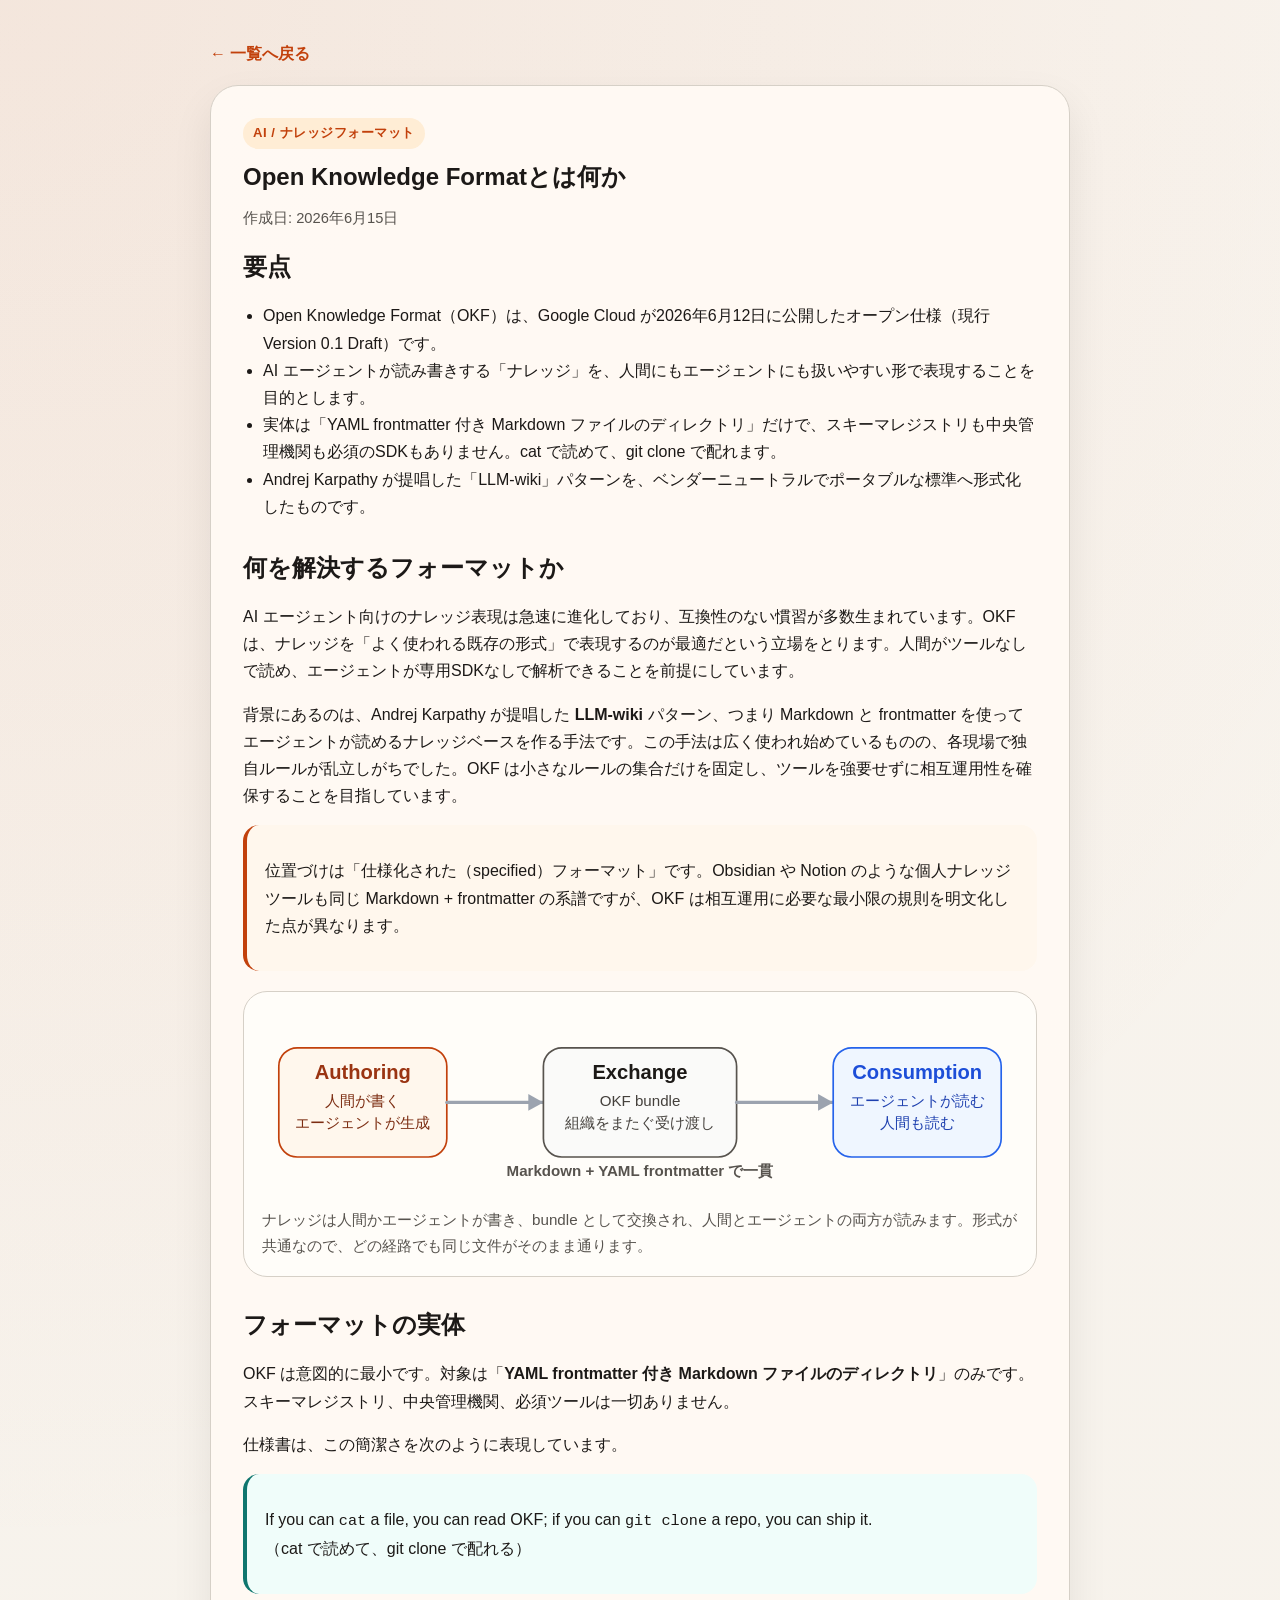
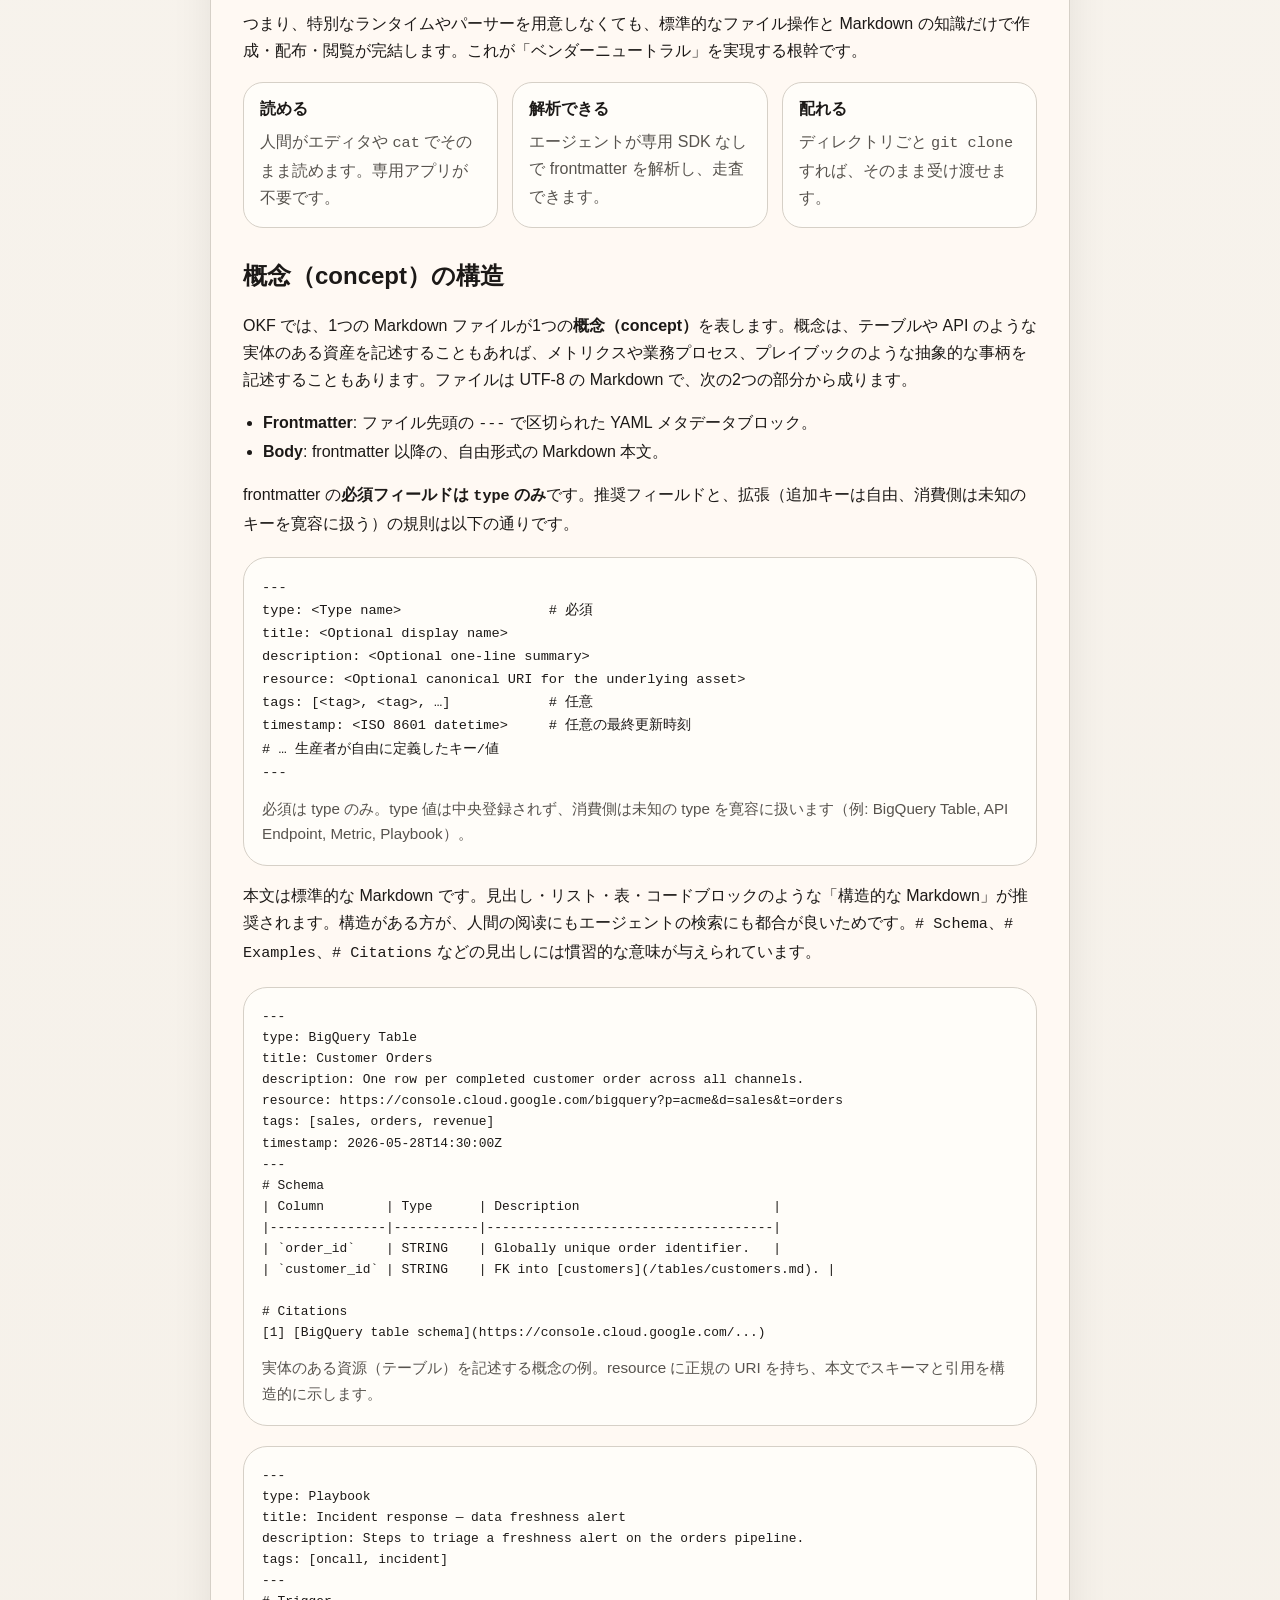
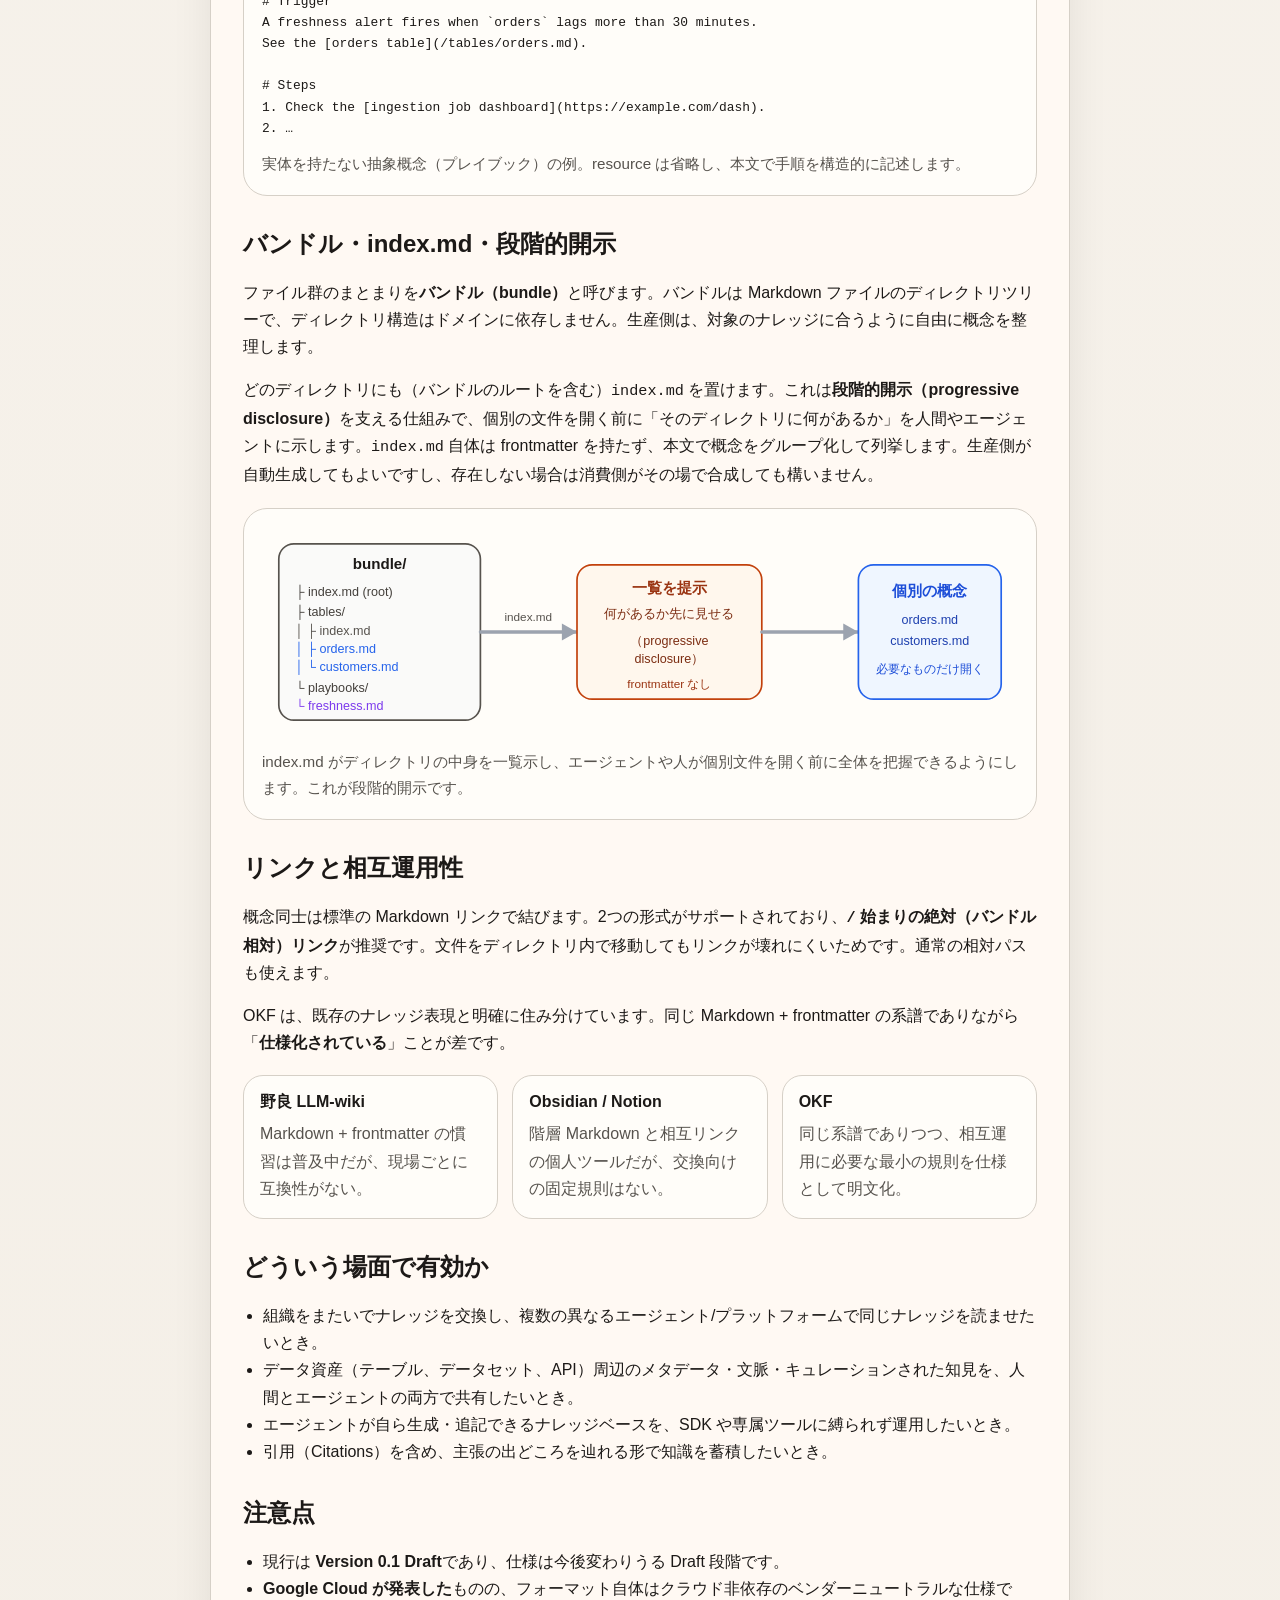
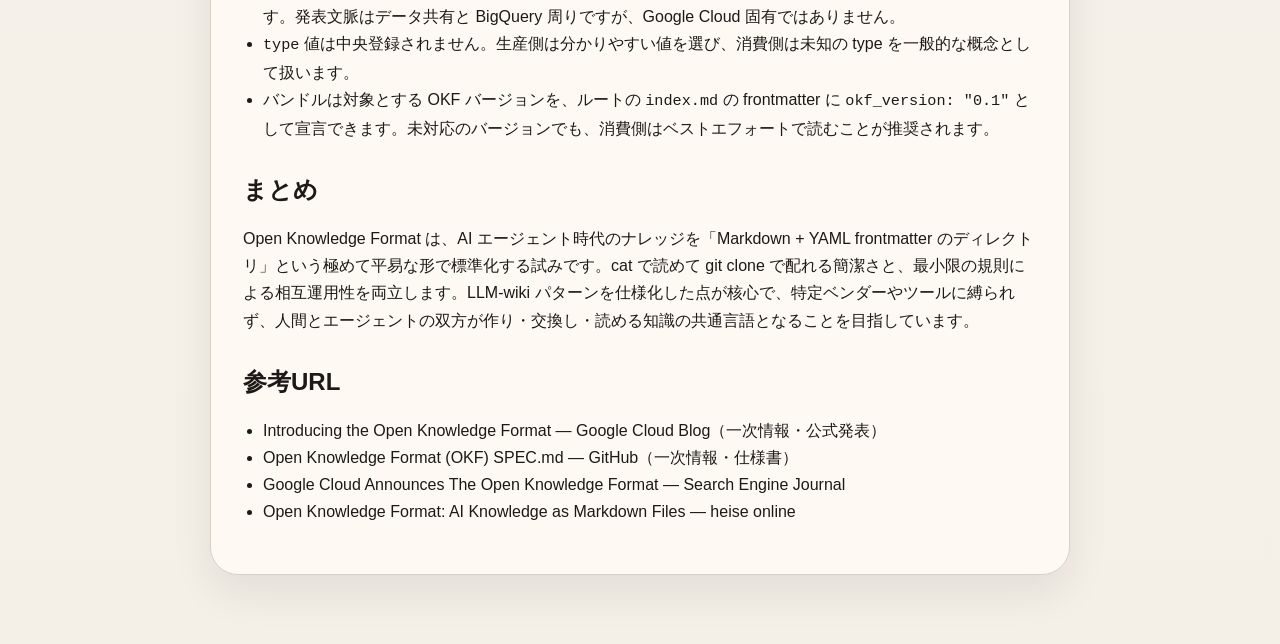
<file: articles/open-knowledge-format.html>
<!doctype html>
<html lang="ja">
  <head>
    <meta charset="utf-8" />
    <meta name="viewport" content="width=device-width, initial-scale=1" />
    <title>Open Knowledge Formatとは何か</title>
    <meta
      name="description"
      content="Google Cloud が2026年6月に公開した Open Knowledge Format (OKF) の仕様と意図を、一次情報ベースで整理します。"
    />
    <link rel="stylesheet" href="../styles/site.css" />
  </head>
  <body>
    <main class="article-page">
      <a class="back-link" href="../index.html">← 一覧へ戻る</a>

      <article class="article-shell">
        <p class="eyebrow">AI / ナレッジフォーマット</p>
        <h1>Open Knowledge Formatとは何か</h1>
        <p class="article-date">作成日: 2026年6月15日</p>

        <section>
          <h2>要点</h2>
          <ul>
            <li>
              Open Knowledge Format（OKF）は、Google Cloud
              が2026年6月12日に公開したオープン仕様（現行 Version 0.1
              Draft）です。
            </li>
            <li>
              AI
              エージェントが読み書きする「ナレッジ」を、人間にもエージェントにも扱いやすい形で表現することを目的とします。
            </li>
            <li>
              実体は「YAML frontmatter 付き Markdown
              ファイルのディレクトリ」だけで、スキーマレジストリも中央管理機関も必須のSDKもありません。cat
              で読めて、git clone で配れます。
            </li>
            <li>
              Andrej Karpathy
              が提唱した「LLM-wiki」パターンを、ベンダーニュートラルでポータブルな標準へ形式化したものです。
            </li>
          </ul>
        </section>

        <section>
          <h2>何を解決するフォーマットか</h2>
          <p>
            AI
            エージェント向けのナレッジ表現は急速に進化しており、互換性のない慣習が多数生まれています。OKF
            は、ナレッジを「よく使われる既存の形式」で表現するのが最適だという立場をとります。人間がツールなしで読め、エージェントが専用SDKなしで解析できることを前提にしています。
          </p>
          <p>
            背景にあるのは、Andrej Karpathy が提唱した
            <strong>LLM-wiki</strong> パターン、つまり Markdown と frontmatter
            を使ってエージェントが読めるナレッジベースを作る手法です。この手法は広く使われ始めているものの、各現場で独自ルールが乱立しがちでした。OKF
            は小さなルールの集合だけを固定し、ツールを強要せずに相互運用性を確保することを目指しています。
          </p>
          <div class="note-box">
            <p>
              位置づけは「仕様化された（specified）フォーマット」です。Obsidian
              や Notion のような個人ナレッジツールも同じ Markdown + frontmatter
              の系譜ですが、OKF
              は相互運用に必要な最小限の規則を明文化した点が異なります。
            </p>
          </div>
          <figure class="diagram-card">
            <svg
              viewBox="0 0 900 220"
              role="img"
              aria-label="OKFの作成・交換・消費の流れ"
            >
              <rect
                x="20"
                y="45"
                width="200"
                height="130"
                rx="22"
                fill="#fff7ed"
                stroke="#c2410c"
                stroke-width="2"
              />
              <text
                x="120"
                y="82"
                text-anchor="middle"
                font-size="24"
                font-weight="700"
                fill="#9a3412"
              >
                Authoring
              </text>
              <text
                x="120"
                y="114"
                text-anchor="middle"
                font-size="18"
                fill="#7c2d12"
              >
                人間が書く
              </text>
              <text
                x="120"
                y="140"
                text-anchor="middle"
                font-size="18"
                fill="#7c2d12"
              >
                エージェントが生成
              </text>

              <path
                d="M220 110 H335"
                stroke="#9ca3af"
                stroke-width="4"
                stroke-linecap="round"
              />
              <polygon points="335,110 317,100 317,120" fill="#9ca3af" />

              <rect
                x="335"
                y="45"
                width="230"
                height="130"
                rx="22"
                fill="#fafaf9"
                stroke="#57534e"
                stroke-width="2"
              />
              <text
                x="450"
                y="82"
                text-anchor="middle"
                font-size="24"
                font-weight="700"
                fill="#1c1917"
              >
                Exchange
              </text>
              <text
                x="450"
                y="114"
                text-anchor="middle"
                font-size="18"
                fill="#44403c"
              >
                OKF bundle
              </text>
              <text
                x="450"
                y="140"
                text-anchor="middle"
                font-size="18"
                fill="#44403c"
              >
                組織をまたぐ受け渡し
              </text>

              <path
                d="M565 110 H680"
                stroke="#9ca3af"
                stroke-width="4"
                stroke-linecap="round"
              />
              <polygon points="680,110 662,100 662,120" fill="#9ca3af" />

              <rect
                x="680"
                y="45"
                width="200"
                height="130"
                rx="22"
                fill="#eff6ff"
                stroke="#2563eb"
                stroke-width="2"
              />
              <text
                x="780"
                y="82"
                text-anchor="middle"
                font-size="24"
                font-weight="700"
                fill="#1d4ed8"
              >
                Consumption
              </text>
              <text
                x="780"
                y="114"
                text-anchor="middle"
                font-size="18"
                fill="#1e40af"
              >
                エージェントが読む
              </text>
              <text
                x="780"
                y="140"
                text-anchor="middle"
                font-size="18"
                fill="#1e40af"
              >
                人間も読む
              </text>

              <text
                x="450"
                y="198"
                text-anchor="middle"
                font-size="18"
                font-weight="700"
                fill="#57534e"
              >
                Markdown + YAML frontmatter で一貫
              </text>
            </svg>
            <figcaption class="diagram-caption">
              ナレッジは人間かエージェントが書き、bundle
              として交換され、人間とエージェントの両方が読みます。形式が共通なので、どの経路でも同じ文件がそのまま通ります。
            </figcaption>
          </figure>
        </section>

        <section>
          <h2>フォーマットの実体</h2>
          <p>
            OKF は意図的に最小です。対象は「<strong
              >YAML frontmatter 付き Markdown ファイルのディレクトリ</strong
            >」のみです。スキーマレジストリ、中央管理機関、必須ツールは一切ありません。
          </p>
          <p>仕様書は、この簡潔さを次のように表現しています。</p>
          <div class="compare-box">
            <p>
              If you can <code>cat</code> a file, you can read OKF; if you can
              <code>git clone</code> a repo, you can ship it.<br />（cat
              で読めて、git clone で配れる）
            </p>
          </div>
          <p>
            つまり、特別なランタイムやパーサーを用意しなくても、標準的なファイル操作と
            Markdown
            の知識だけで作成・配布・閲覧が完結します。これが「ベンダーニュートラル」を実現する根幹です。
          </p>
          <div class="mini-grid">
            <div class="mini-card">
              <h3>読める</h3>
              <p>
                人間がエディタや
                <code>cat</code> でそのまま読めます。専用アプリが不要です。
              </p>
            </div>
            <div class="mini-card">
              <h3>解析できる</h3>
              <p>
                エージェントが専用 SDK なしで frontmatter
                を解析し、走査できます。
              </p>
            </div>
            <div class="mini-card">
              <h3>配れる</h3>
              <p>
                ディレクトリごと
                <code>git clone</code> すれば、そのまま受け渡せます。
              </p>
            </div>
          </div>
        </section>

        <section>
          <h2>概念（concept）の構造</h2>
          <p>
            OKF では、1つの Markdown
            ファイルが1つの<strong>概念（concept）</strong>を表します。概念は、テーブルや
            API
            のような実体のある資産を記述することもあれば、メトリクスや業務プロセス、プレイブックのような抽象的な事柄を記述することもあります。ファイルは
            UTF-8 の Markdown で、次の2つの部分から成ります。
          </p>
          <ul>
            <li>
              <strong>Frontmatter</strong>: ファイル先頭の
              <code>---</code> で区切られた YAML メタデータブロック。
            </li>
            <li>
              <strong>Body</strong>: frontmatter 以降の、自由形式の Markdown
              本文。
            </li>
          </ul>
          <p>
            frontmatter の<strong
              >必須フィールドは <code>type</code> のみ</strong
            >です。推奨フィールドと、拡張（追加キーは自由、消費側は未知のキーを寛容に扱う）の規則は以下の通りです。
          </p>
          <figure class="diagram-card">
            <pre
              style="
                margin: 0;
                overflow-x: auto;
                font-family: &quot;SFMono-Regular&quot;, Consolas, monospace;
                font-size: 0.9rem;
                line-height: 1.6;
              "
            ><code>---
type: &lt;Type name&gt;                  # 必須
title: &lt;Optional display name&gt;
description: &lt;Optional one-line summary&gt;
resource: &lt;Optional canonical URI for the underlying asset&gt;
tags: [&lt;tag&gt;, &lt;tag&gt;, …]            # 任意
timestamp: &lt;ISO 8601 datetime&gt;     # 任意の最終更新時刻
# … 生産者が自由に定義したキー/値
---</code></pre>
            <figcaption class="diagram-caption">
              必須は type のみ。type 値は中央登録されず、消費側は未知の type
              を寛容に扱います（例: BigQuery Table, API Endpoint, Metric,
              Playbook）。
            </figcaption>
          </figure>
          <p>
            本文は標準的な Markdown
            です。見出し・リスト・表・コードブロックのような「構造的な
            Markdown」が推奨されます。構造がある方が、人間の阅读にもエージェントの検索にも都合が良いためです。<code
              ># Schema</code
            >、<code># Examples</code>、<code># Citations</code>
            などの見出しには慣習的な意味が与えられています。
          </p>
          <figure class="diagram-card">
            <pre
              style="
                margin: 0;
                overflow-x: auto;
                font-family: &quot;SFMono-Regular&quot;, Consolas, monospace;
                font-size: 0.85rem;
                line-height: 1.55;
              "
            ><code>---
type: BigQuery Table
title: Customer Orders
description: One row per completed customer order across all channels.
resource: https://console.cloud.google.com/bigquery?p=acme&d=sales&t=orders
tags: [sales, orders, revenue]
timestamp: 2026-05-28T14:30:00Z
---
# Schema
| Column        | Type      | Description                         |
|---------------|-----------|-------------------------------------|
| `order_id`    | STRING    | Globally unique order identifier.   |
| `customer_id` | STRING    | FK into [customers](/tables/customers.md). |

# Citations
[1] [BigQuery table schema](https://console.cloud.google.com/...)</code></pre>
            <figcaption class="diagram-caption">
              実体のある資源（テーブル）を記述する概念の例。resource に正規の
              URI を持ち、本文でスキーマと引用を構造的に示します。
            </figcaption>
          </figure>
          <figure class="diagram-card">
            <pre
              style="
                margin: 0;
                overflow-x: auto;
                font-family: &quot;SFMono-Regular&quot;, Consolas, monospace;
                font-size: 0.85rem;
                line-height: 1.55;
              "
            ><code>---
type: Playbook
title: Incident response — data freshness alert
description: Steps to triage a freshness alert on the orders pipeline.
tags: [oncall, incident]
---
# Trigger
A freshness alert fires when `orders` lags more than 30 minutes.
See the [orders table](/tables/orders.md).

# Steps
1. Check the [ingestion job dashboard](https://example.com/dash).
2. …</code></pre>
            <figcaption class="diagram-caption">
              実体を持たない抽象概念（プレイブック）の例。resource
              は省略し、本文で手順を構造的に記述します。
            </figcaption>
          </figure>
        </section>

        <section>
          <h2>バンドル・index.md・段階的開示</h2>
          <p>
            ファイル群のまとまりを<strong>バンドル（bundle）</strong>と呼びます。バンドルは
            Markdown
            ファイルのディレクトリツリーで、ディレクトリ構造はドメインに依存しません。生産側は、対象のナレッジに合うように自由に概念を整理します。
          </p>
          <p>
            どのディレクトリにも（バンドルのルートを含む）<code>index.md</code>
            を置けます。これは<strong
              >段階的開示（progressive disclosure）</strong
            >を支える仕組みで、個別の文件を開く前に「そのディレクトリに何があるか」を人間やエージェントに示します。<code
              >index.md</code
            >
            自体は frontmatter
            を持たず、本文で概念をグループ化して列挙します。生産側が自動生成してもよいですし、存在しない場合は消費側がその場で合成しても構いません。
          </p>
          <figure class="diagram-card">
            <svg
              viewBox="0 0 900 250"
              role="img"
              aria-label="OKFバンドルのディレクトリ構造とindex.md"
            >
              <rect
                x="20"
                y="20"
                width="240"
                height="210"
                rx="18"
                fill="#fafaf9"
                stroke="#57534e"
                stroke-width="2"
              />
              <text
                x="140"
                y="50"
                text-anchor="middle"
                font-size="18"
                font-weight="700"
                fill="#1c1917"
              >
                bundle/
              </text>
              <text x="40" y="82" font-size="15" fill="#44403c">
                ├ index.md (root)
              </text>
              <text x="40" y="106" font-size="15" fill="#44403c">
                ├ tables/
              </text>
              <text x="40" y="128" font-size="15" fill="#57534e">
                │ ├ index.md
              </text>
              <text x="40" y="150" font-size="15" fill="#2563eb">
                │ ├ orders.md
              </text>
              <text x="40" y="172" font-size="15" fill="#2563eb">
                │ └ customers.md
              </text>
              <text x="40" y="196" font-size="15" fill="#44403c">
                └ playbooks/
              </text>
              <text x="40" y="218" font-size="15" fill="#7c3aed">
                └ freshness.md
              </text>

              <path
                d="M260 125 H375"
                stroke="#9ca3af"
                stroke-width="4"
                stroke-linecap="round"
              />
              <polygon points="375,125 357,115 357,135" fill="#9ca3af" />
              <text
                x="317"
                y="112"
                text-anchor="middle"
                font-size="14"
                fill="#57534e"
              >
                index.md
              </text>

              <rect
                x="375"
                y="45"
                width="220"
                height="160"
                rx="18"
                fill="#fff7ed"
                stroke="#c2410c"
                stroke-width="2"
              />
              <text
                x="485"
                y="78"
                text-anchor="middle"
                font-size="18"
                font-weight="700"
                fill="#9a3412"
              >
                一覧を提示
              </text>
              <text
                x="485"
                y="108"
                text-anchor="middle"
                font-size="15"
                fill="#7c2d12"
              >
                何があるか先に見せる
              </text>
              <text
                x="485"
                y="140"
                text-anchor="middle"
                font-size="15"
                fill="#7c2d12"
              >
                （progressive
              </text>
              <text
                x="485"
                y="162"
                text-anchor="middle"
                font-size="15"
                fill="#7c2d12"
              >
                disclosure）
              </text>
              <text
                x="485"
                y="192"
                text-anchor="middle"
                font-size="14"
                fill="#9a3412"
              >
                frontmatter なし
              </text>

              <path
                d="M595 125 H710"
                stroke="#9ca3af"
                stroke-width="4"
                stroke-linecap="round"
              />
              <polygon points="710,125 692,115 692,135" fill="#9ca3af" />

              <rect
                x="710"
                y="45"
                width="170"
                height="160"
                rx="18"
                fill="#eff6ff"
                stroke="#2563eb"
                stroke-width="2"
              />
              <text
                x="795"
                y="82"
                text-anchor="middle"
                font-size="18"
                font-weight="700"
                fill="#1d4ed8"
              >
                個別の概念
              </text>
              <text
                x="795"
                y="116"
                text-anchor="middle"
                font-size="15"
                fill="#1e40af"
              >
                orders.md
              </text>
              <text
                x="795"
                y="140"
                text-anchor="middle"
                font-size="15"
                fill="#1e40af"
              >
                customers.md
              </text>
              <text
                x="795"
                y="174"
                text-anchor="middle"
                font-size="14"
                fill="#1d4ed8"
              >
                必要なものだけ開く
              </text>
            </svg>
            <figcaption class="diagram-caption">
              index.md
              がディレクトリの中身を一覧示し、エージェントや人が個別文件を開く前に全体を把握できるようにします。これが段階的開示です。
            </figcaption>
          </figure>
        </section>

        <section>
          <h2>リンクと相互運用性</h2>
          <p>
            概念同士は標準の Markdown
            リンクで結びます。2つの形式がサポートされており、<strong
              ><code>/</code> 始まりの絶対（バンドル相対）リンク</strong
            >が推奨です。文件をディレクトリ内で移動してもリンクが壊れにくいためです。通常の相対パスも使えます。
          </p>
          <p>
            OKF は、既存のナレッジ表現と明確に住み分けています。同じ Markdown +
            frontmatter
            の系譜でありながら「<strong>仕様化されている</strong>」ことが差です。
          </p>
          <div class="mini-grid">
            <div class="mini-card">
              <h3>野良 LLM-wiki</h3>
              <p>
                Markdown + frontmatter
                の慣習は普及中だが、現場ごとに互換性がない。
              </p>
            </div>
            <div class="mini-card">
              <h3>Obsidian / Notion</h3>
              <p>
                階層 Markdown
                と相互リンクの個人ツールだが、交換向けの固定規則はない。
              </p>
            </div>
            <div class="mini-card">
              <h3>OKF</h3>
              <p>
                同じ系譜でありつつ、相互運用に必要な最小の規則を仕様として明文化。
              </p>
            </div>
          </div>
        </section>

        <section>
          <h2>どういう場面で有効か</h2>
          <ul>
            <li>
              組織をまたいでナレッジを交換し、複数の異なるエージェント/プラットフォームで同じナレッジを読ませたいとき。
            </li>
            <li>
              データ資産（テーブル、データセット、API）周辺のメタデータ・文脈・キュレーションされた知見を、人間とエージェントの両方で共有したいとき。
            </li>
            <li>
              エージェントが自ら生成・追記できるナレッジベースを、SDK
              や専属ツールに縛られず運用したいとき。
            </li>
            <li>
              引用（Citations）を含め、主張の出どころを辿れる形で知識を蓄積したいとき。
            </li>
          </ul>
        </section>

        <section>
          <h2>注意点</h2>
          <ul>
            <li>
              現行は
              <strong>Version 0.1 Draft</strong>であり、仕様は今後変わりうる
              Draft 段階です。
            </li>
            <li>
              <strong>Google Cloud が発表した</strong
              >ものの、フォーマット自体はクラウド非依存のベンダーニュートラルな仕様です。発表文脈はデータ共有と
              BigQuery 周りですが、Google Cloud 固有ではありません。
            </li>
            <li>
              <code>type</code>
              値は中央登録されません。生産側は分かりやすい値を選び、消費側は未知の
              type を一般的な概念として扱います。
            </li>
            <li>
              バンドルは対象とする OKF バージョンを、ルートの
              <code>index.md</code> の frontmatter に
              <code>okf_version: "0.1"</code>
              として宣言できます。未対応のバージョンでも、消費側はベストエフォートで読むことが推奨されます。
            </li>
          </ul>
        </section>

        <section>
          <h2>まとめ</h2>
          <p>
            Open Knowledge Format は、AI エージェント時代のナレッジを「Markdown
            + YAML frontmatter
            のディレクトリ」という極めて平易な形で標準化する試みです。cat
            で読めて git clone
            で配れる簡潔さと、最小限の規則による相互運用性を両立します。LLM-wiki
            パターンを仕様化した点が核心で、特定ベンダーやツールに縛られず、人間とエージェントの双方が作り・交換し・読める知識の共通言語となることを目指しています。
          </p>
        </section>

        <section>
          <h2>参考URL</h2>
          <ul>
            <li>
              <a
                href="https://cloud.google.com/blog/products/data-analytics/how-the-open-knowledge-format-can-improve-data-sharing/"
                >Introducing the Open Knowledge Format — Google Cloud
                Blog（一次情報・公式発表）</a
              >
            </li>
            <li>
              <a
                href="https://github.com/GoogleCloudPlatform/knowledge-catalog/blob/main/okf/SPEC.md"
                >Open Knowledge Format (OKF) SPEC.md —
                GitHub（一次情報・仕様書）</a
              >
            </li>
            <li>
              <a
                href="https://www.searchenginejournal.com/google-cloud-announces-the-open-knowledge-format/579253/"
                >Google Cloud Announces The Open Knowledge Format — Search
                Engine Journal</a
              >
            </li>
            <li>
              <a
                href="https://www.heise.de/en/news/Open-Knowledge-Format-AI-Knowledge-as-Markdown-Files-11332310.html"
                >Open Knowledge Format: AI Knowledge as Markdown Files — heise
                online</a
              >
            </li>
          </ul>
        </section>
      </article>
    </main>
  </body>
</html>
</file>
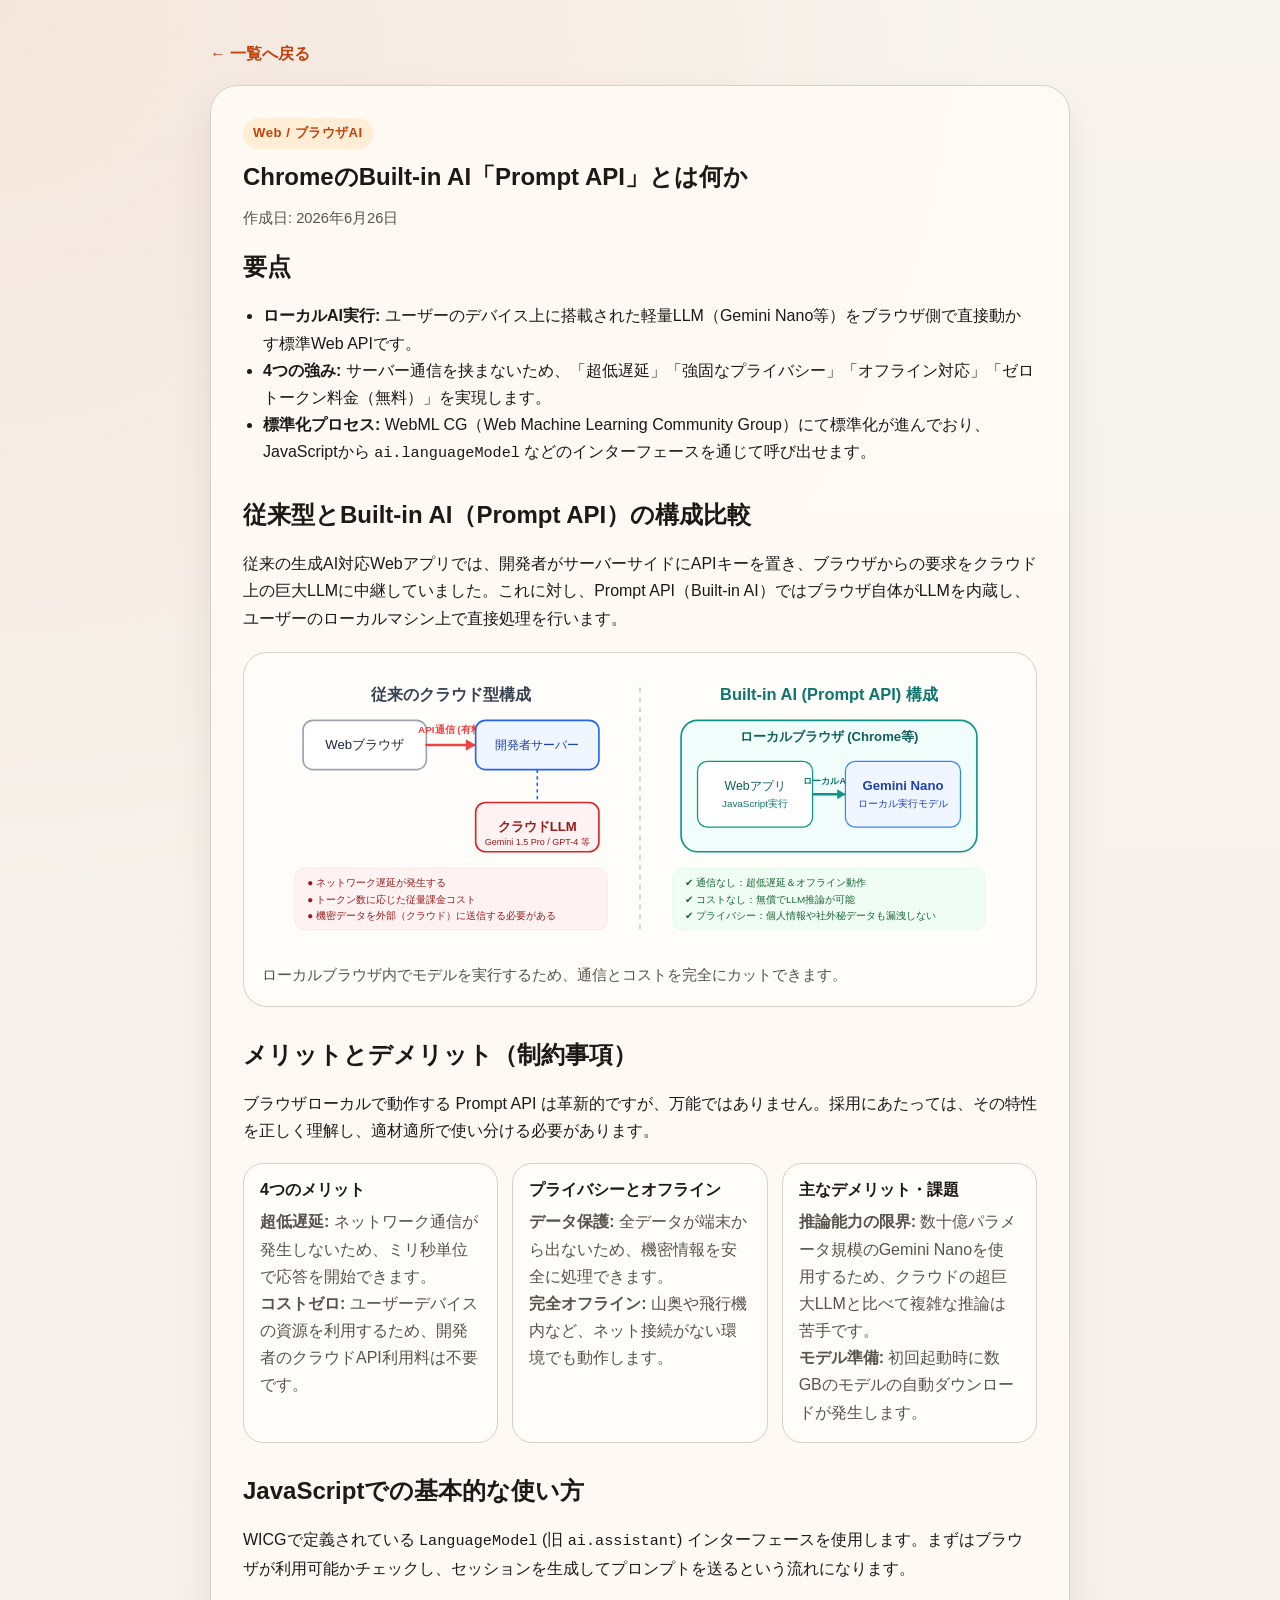
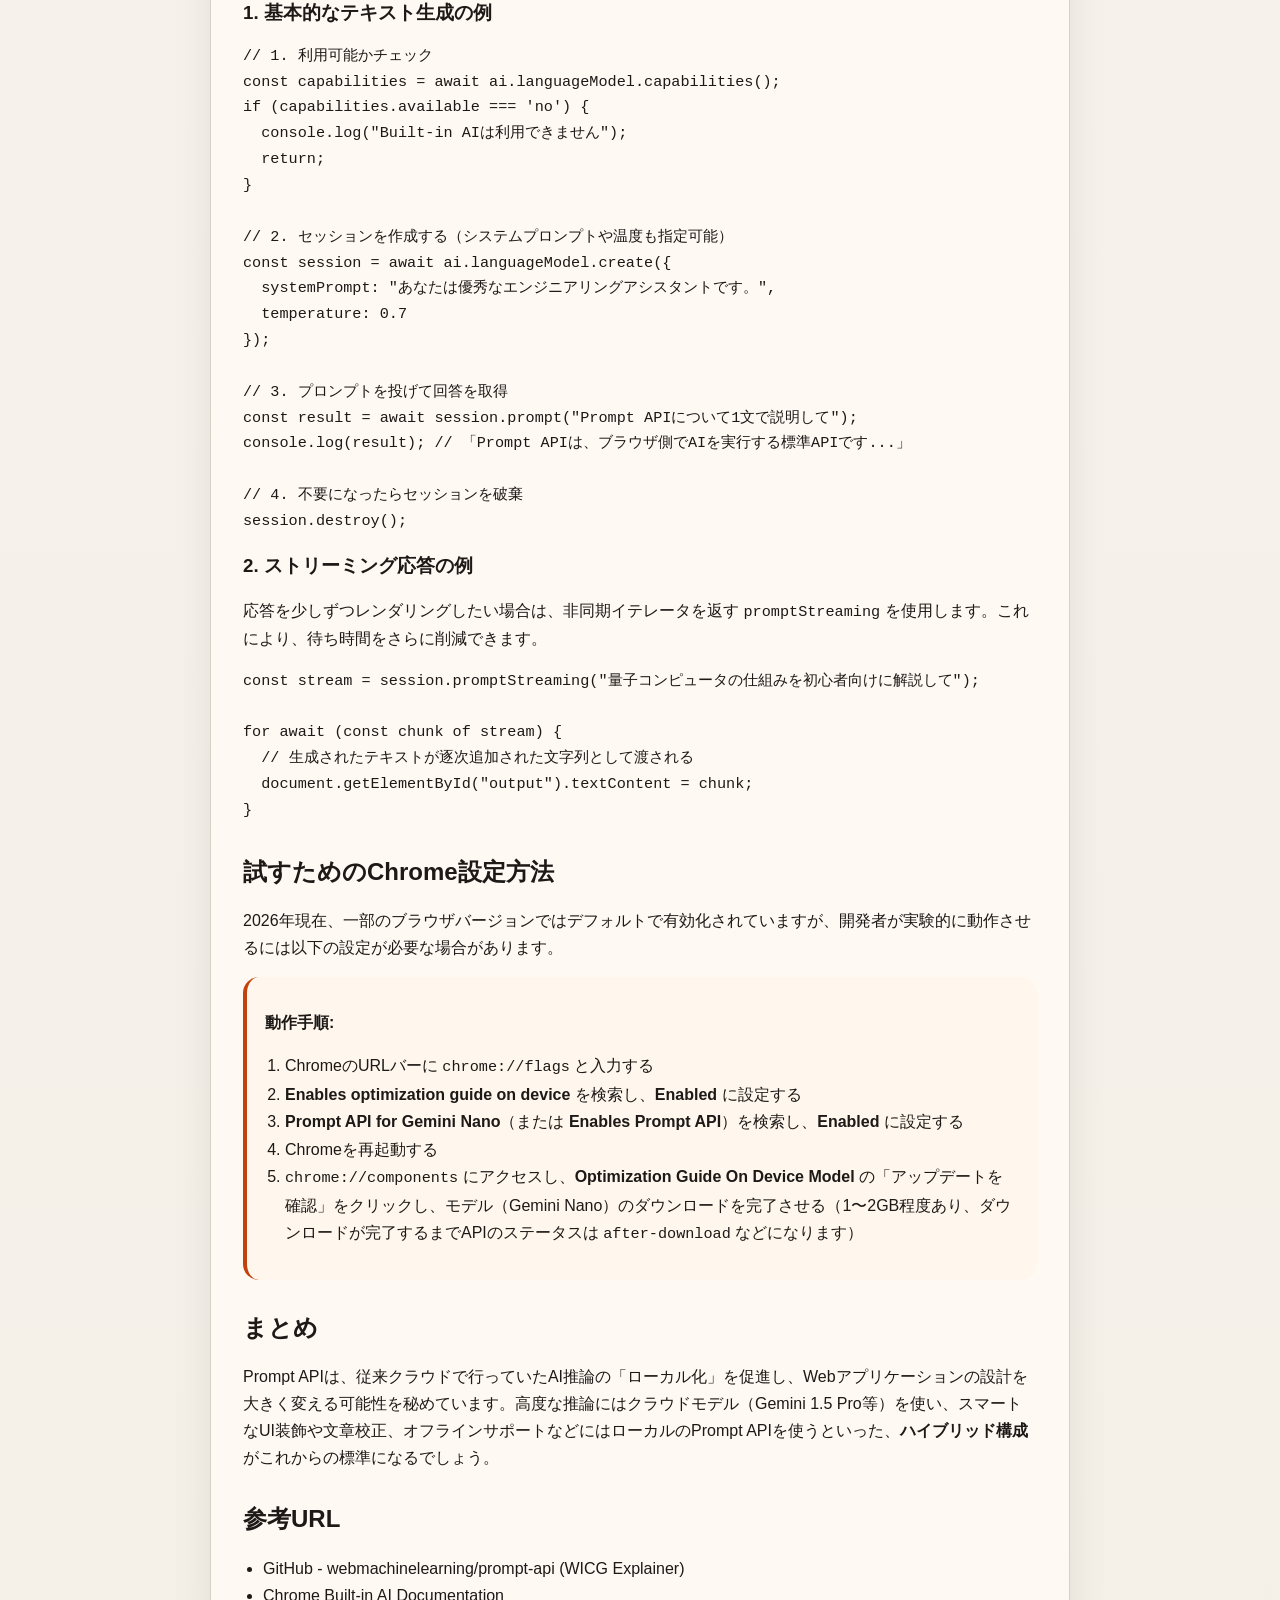
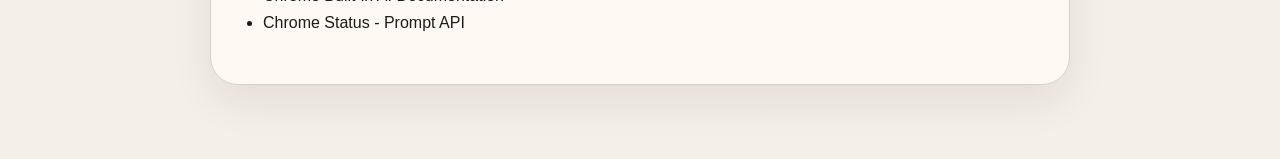
<file: articles/prompt-api.html>
<!doctype html>
<html lang="ja">
<head>
  <meta charset="utf-8">
  <meta name="viewport" content="width=device-width, initial-scale=1">
  <title>ChromeのBuilt-in AI「Prompt API」とは何か</title>
  <link rel="stylesheet" href="../styles/site.css">
</head>
<body>
  <main class="article-page">
    <a class="back-link" href="../index.html">← 一覧へ戻る</a>

    <article class="article-shell">
      <p class="eyebrow">Web / ブラウザAI</p>
      <h1>ChromeのBuilt-in AI「Prompt API」とは何か</h1>
      <p class="article-date">作成日: 2026年6月26日</p>

      <section>
        <h2>要点</h2>
        <ul>
          <li><strong>ローカルAI実行:</strong> ユーザーのデバイス上に搭載された軽量LLM（Gemini Nano等）をブラウザ側で直接動かす標準Web APIです。</li>
          <li><strong>4つの強み:</strong> サーバー通信を挟まないため、「超低遅延」「強固なプライバシー」「オフライン対応」「ゼロトークン料金（無料）」を実現します。</li>
          <li><strong>標準化プロセス:</strong> WebML CG（Web Machine Learning Community Group）にて標準化が進んでおり、JavaScriptから <code>ai.languageModel</code> などのインターフェースを通じて呼び出せます。</li>
        </ul>
      </section>

      <section>
        <h2>従来型とBuilt-in AI（Prompt API）の構成比較</h2>
        <p>従来の生成AI対応Webアプリでは、開発者がサーバーサイドにAPIキーを置き、ブラウザからの要求をクラウド上の巨大LLMに中継していました。これに対し、Prompt API（Built-in AI）ではブラウザ自体がLLMを内蔵し、ユーザーのローカルマシン上で直接処理を行います。</p>
        
        <figure class="diagram-card">
          <svg viewBox="0 0 920 340" role="img" aria-label="従来構成とPrompt API構成の比較">
            <!-- 背景グリッド・仕切り -->
            <line x1="460" y1="20" x2="460" y2="320" stroke="#d6d0c7" stroke-width="2" stroke-dasharray="6,6"/>
            
            <!-- 左側: 従来の構成 -->
            <text x="230" y="35" text-anchor="middle" font-size="20" font-weight="700" fill="#374151">従来のクラウド型構成</text>
            
            <!-- ブラウザ -->
            <rect x="50" y="60" width="150" height="60" rx="12" fill="#fff" stroke="#9ca3af" stroke-width="2"/>
            <text x="125" y="95" text-anchor="middle" font-size="16" fill="#1f2937">Webブラウザ</text>
            
            <!-- 矢印 -->
            <path d="M200 90 H260" stroke="#ef4444" stroke-width="3" stroke-linecap="round"/>
            <polygon points="260,90 248,83 248,97" fill="#ef4444"/>
            <text x="230" y="75" text-anchor="middle" font-size="12" fill="#ef4444" font-weight="bold">API通信 (有料)</text>
            
            <!-- クラウドサーバー / APIゲートウェイ -->
            <rect x="260" y="60" width="150" height="60" rx="12" fill="#eff6ff" stroke="#2563eb" stroke-width="2"/>
            <text x="335" y="95" text-anchor="middle" font-size="15" fill="#1e40af">開発者サーバー</text>
            
            <!-- 矢印 -->
            <path d="M335 120 V160" stroke="#2563eb" stroke-width="2" stroke-dasharray="4,4"/>
            
            <!-- クラウドLLM -->
            <rect x="260" y="160" width="150" height="60" rx="12" fill="#fef2f2" stroke="#dc2626" stroke-width="2"/>
            <text x="335" y="195" text-anchor="middle" font-size="16" font-weight="bold" fill="#991b1b">クラウドLLM</text>
            <text x="335" y="212" text-anchor="middle" font-size="11" fill="#991b1b">Gemini 1.5 Pro / GPT-4 等</text>

            <!-- 課題リスト -->
            <rect x="40" y="240" width="380" height="75" rx="12" fill="#fef2f2" stroke="#fee2e2" stroke-width="1"/>
            <text x="55" y="262" font-size="12" fill="#991b1b">● ネットワーク遅延が発生する</text>
            <text x="55" y="282" font-size="12" fill="#991b1b">● トークン数に応じた従量課金コスト</text>
            <text x="55" y="302" font-size="12" fill="#991b1b">● 機密データを外部（クラウド）に送信する必要がある</text>

            <!-- 右側: Built-in AIの構成 -->
            <text x="690" y="35" text-anchor="middle" font-size="20" font-weight="700" fill="#0f766e">Built-in AI (Prompt API) 構成</text>
            
            <!-- ブラウザ本体 -->
            <rect x="510" y="60" width="360" height="160" rx="20" fill="#f0fdfa" stroke="#0d9488" stroke-width="2"/>
            <text x="690" y="85" text-anchor="middle" font-size="16" font-weight="bold" fill="#115e59">ローカルブラウザ (Chrome等)</text>
            
            <!-- アプリケーション -->
            <rect x="530" y="110" width="140" height="80" rx="12" fill="#fff" stroke="#0d9488" stroke-width="1.5"/>
            <text x="600" y="145" text-anchor="middle" font-size="15" fill="#115e59">Webアプリ</text>
            <text x="600" y="165" text-anchor="middle" font-size="12" fill="#0f766e">JavaScript実行</text>
            
            <!-- ローカル連携矢印 -->
            <path d="M670 150 H710" stroke="#0d9488" stroke-width="3"/>
            <polygon points="710,150 700,144 700,156" fill="#0d9488"/>
            <text x="690" y="138" text-anchor="middle" font-size="11" fill="#0f766e" font-weight="bold">ローカルAPI</text>
            
            <!-- Gemini Nano -->
            <rect x="710" y="110" width="140" height="80" rx="12" fill="#eff6ff" stroke="#3b82f6" stroke-width="1.5"/>
            <text x="780" y="145" text-anchor="middle" font-size="16" font-weight="bold" fill="#1e40af">Gemini Nano</text>
            <text x="780" y="165" text-anchor="middle" font-size="12" fill="#1e40af">ローカル実行モデル</text>

            <!-- 利点リスト -->
            <rect x="500" y="240" width="380" height="75" rx="12" fill="#f0fdf4" stroke="#dcfce7" stroke-width="1"/>
            <text x="515" y="262" font-size="12" fill="#166534">✔ 通信なし：超低遅延＆オフライン動作</text>
            <text x="515" y="282" font-size="12" fill="#166534">✔ コストなし：無償でLLM推論が可能</text>
            <text x="515" y="302" font-size="12" fill="#166534">✔ プライバシー：個人情報や社外秘データも漏洩しない</text>
          </svg>
          <figcaption class="diagram-caption">ローカルブラウザ内でモデルを実行するため、通信とコストを完全にカットできます。</figcaption>
        </figure>
      </section>

      <section>
        <h2>メリットとデメリット（制約事項）</h2>
        <p>ブラウザローカルで動作する Prompt API は革新的ですが、万能ではありません。採用にあたっては、その特性を正しく理解し、適材適所で使い分ける必要があります。</p>
        
        <div class="mini-grid">
          <div class="mini-card">
            <h3>4つのメリット</h3>
            <p><strong>超低遅延:</strong> ネットワーク通信が発生しないため、ミリ秒単位で応答を開始できます。</p>
            <p><strong>コストゼロ:</strong> ユーザーデバイスの資源を利用するため、開発者のクラウドAPI利用料は不要です。</p>
          </div>
          <div class="mini-card">
            <h3>プライバシーとオフライン</h3>
            <p><strong>データ保護:</strong> 全データが端末から出ないため、機密情報を安全に処理できます。</p>
            <p><strong>完全オフライン:</strong> 山奥や飛行機内など、ネット接続がない環境でも動作します。</p>
          </div>
          <div class="mini-card">
            <h3>主なデメリット・課題</h3>
            <p><strong>推論能力の限界:</strong> 数十億パラメータ規模のGemini Nanoを使用するため、クラウドの超巨大LLMと比べて複雑な推論は苦手です。</p>
            <p><strong>モデル準備:</strong> 初回起動時に数GBのモデルの自動ダウンロードが発生します。</p>
          </div>
        </div>
      </section>

      <section>
        <h2>JavaScriptでの基本的な使い方</h2>
        <p>WICGで定義されている <code>LanguageModel</code> (旧 <code>ai.assistant</code>) インターフェースを使用します。まずはブラウザが利用可能かチェックし、セッションを生成してプロンプトを送るという流れになります。</p>
        
        <h3>1. 基本的なテキスト生成の例</h3>
        <pre><code class="language-javascript">// 1. 利用可能かチェック
const capabilities = await ai.languageModel.capabilities();
if (capabilities.available === 'no') {
  console.log("Built-in AIは利用できません");
  return;
}

// 2. セッションを作成する（システムプロンプトや温度も指定可能）
const session = await ai.languageModel.create({
  systemPrompt: "あなたは優秀なエンジニアリングアシスタントです。",
  temperature: 0.7
});

// 3. プロンプトを投げて回答を取得
const result = await session.prompt("Prompt APIについて1文で説明して");
console.log(result); // 「Prompt APIは、ブラウザ側でAIを実行する標準APIです...」

// 4. 不要になったらセッションを破棄
session.destroy();
</code></pre>

        <h3>2. ストリーミング応答の例</h3>
        <p>応答を少しずつレンダリングしたい場合は、非同期イテレータを返す <code>promptStreaming</code> を使用します。これにより、待ち時間をさらに削減できます。</p>
        <pre><code class="language-javascript">const stream = session.promptStreaming("量子コンピュータの仕組みを初心者向けに解説して");

for await (const chunk of stream) {
  // 生成されたテキストが逐次追加された文字列として渡される
  document.getElementById("output").textContent = chunk;
}
</code></pre>
      </section>

      <section>
        <h2>試すためのChrome設定方法</h2>
        <p>2026年現在、一部のブラウザバージョンではデフォルトで有効化されていますが、開発者が実験的に動作させるには以下の設定が必要な場合があります。</p>
        <div class="note-box">
          <p><strong>動作手順:</strong></p>
          <ol>
            <li>ChromeのURLバーに <code>chrome://flags</code> と入力する</li>
            <li><strong>Enables optimization guide on device</strong> を検索し、<strong>Enabled</strong> に設定する</li>
            <li><strong>Prompt API for Gemini Nano</strong>（または <strong>Enables Prompt API</strong>）を検索し、<strong>Enabled</strong> に設定する</li>
            <li>Chromeを再起動する</li>
            <li><code>chrome://components</code> にアクセスし、<strong>Optimization Guide On Device Model</strong> の「アップデートを確認」をクリックし、モデル（Gemini Nano）のダウンロードを完了させる（1〜2GB程度あり、ダウンロードが完了するまでAPIのステータスは <code>after-download</code> などになります）</li>
          </ol>
        </div>
      </section>

      <section>
        <h2>まとめ</h2>
        <p>Prompt APIは、従来クラウドで行っていたAI推論の「ローカル化」を促進し、Webアプリケーションの設計を大きく変える可能性を秘めています。高度な推論にはクラウドモデル（Gemini 1.5 Pro等）を使い、スマートなUI装飾や文章校正、オフラインサポートなどにはローカルのPrompt APIを使うといった、<strong>ハイブリッド構成</strong>がこれからの標準になるでしょう。</p>
      </section>

      <section>
        <h2>参考URL</h2>
        <ul>
          <li><a href="https://github.com/webmachinelearning/prompt-api" target="_blank" rel="noopener">GitHub - webmachinelearning/prompt-api (WICG Explainer)</a></li>
          <li><a href="https://developer.chrome.com/docs/ai/built-in-ai" target="_blank" rel="noopener">Chrome Built-in AI Documentation</a></li>
          <li><a href="https://chromestatus.com/feature/5176161474248704" target="_blank" rel="noopener">Chrome Status - Prompt API</a></li>
        </ul>
      </section>
    </article>
  </main>
</body>
</html>
</file>
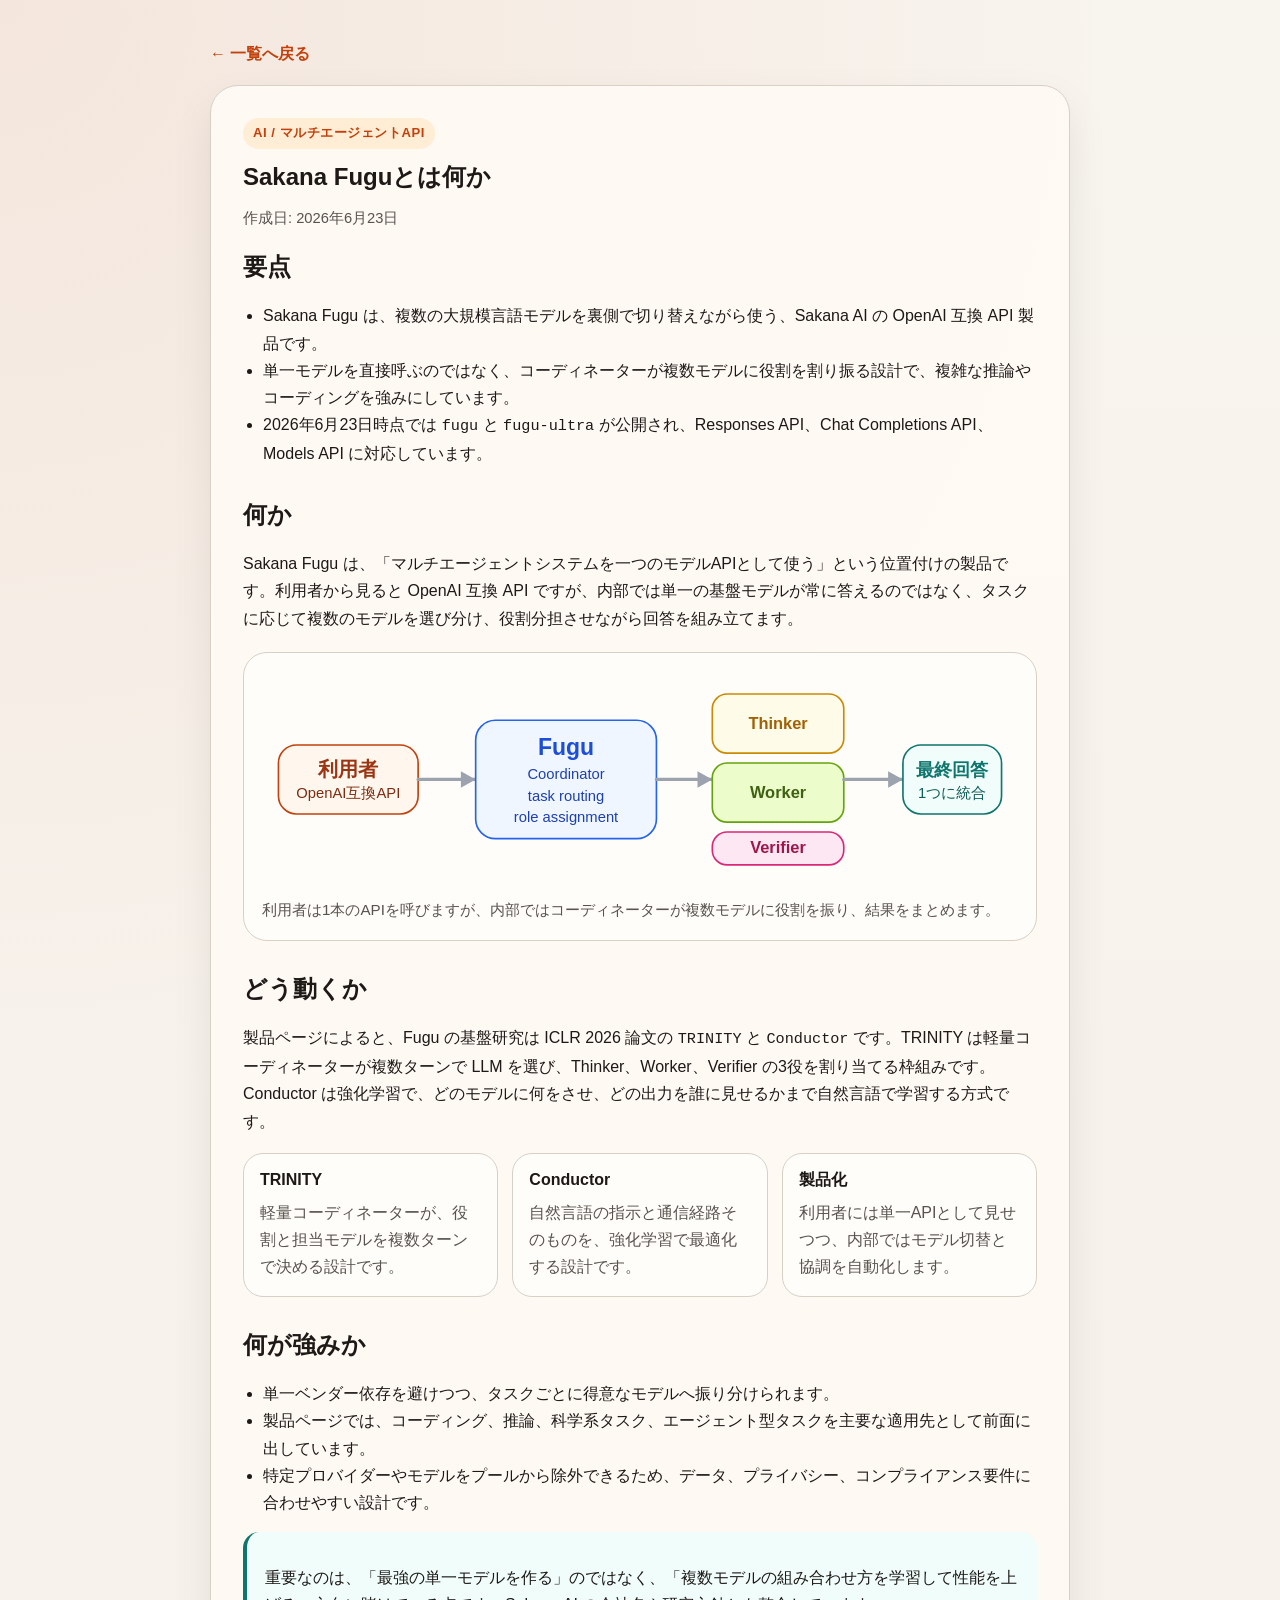
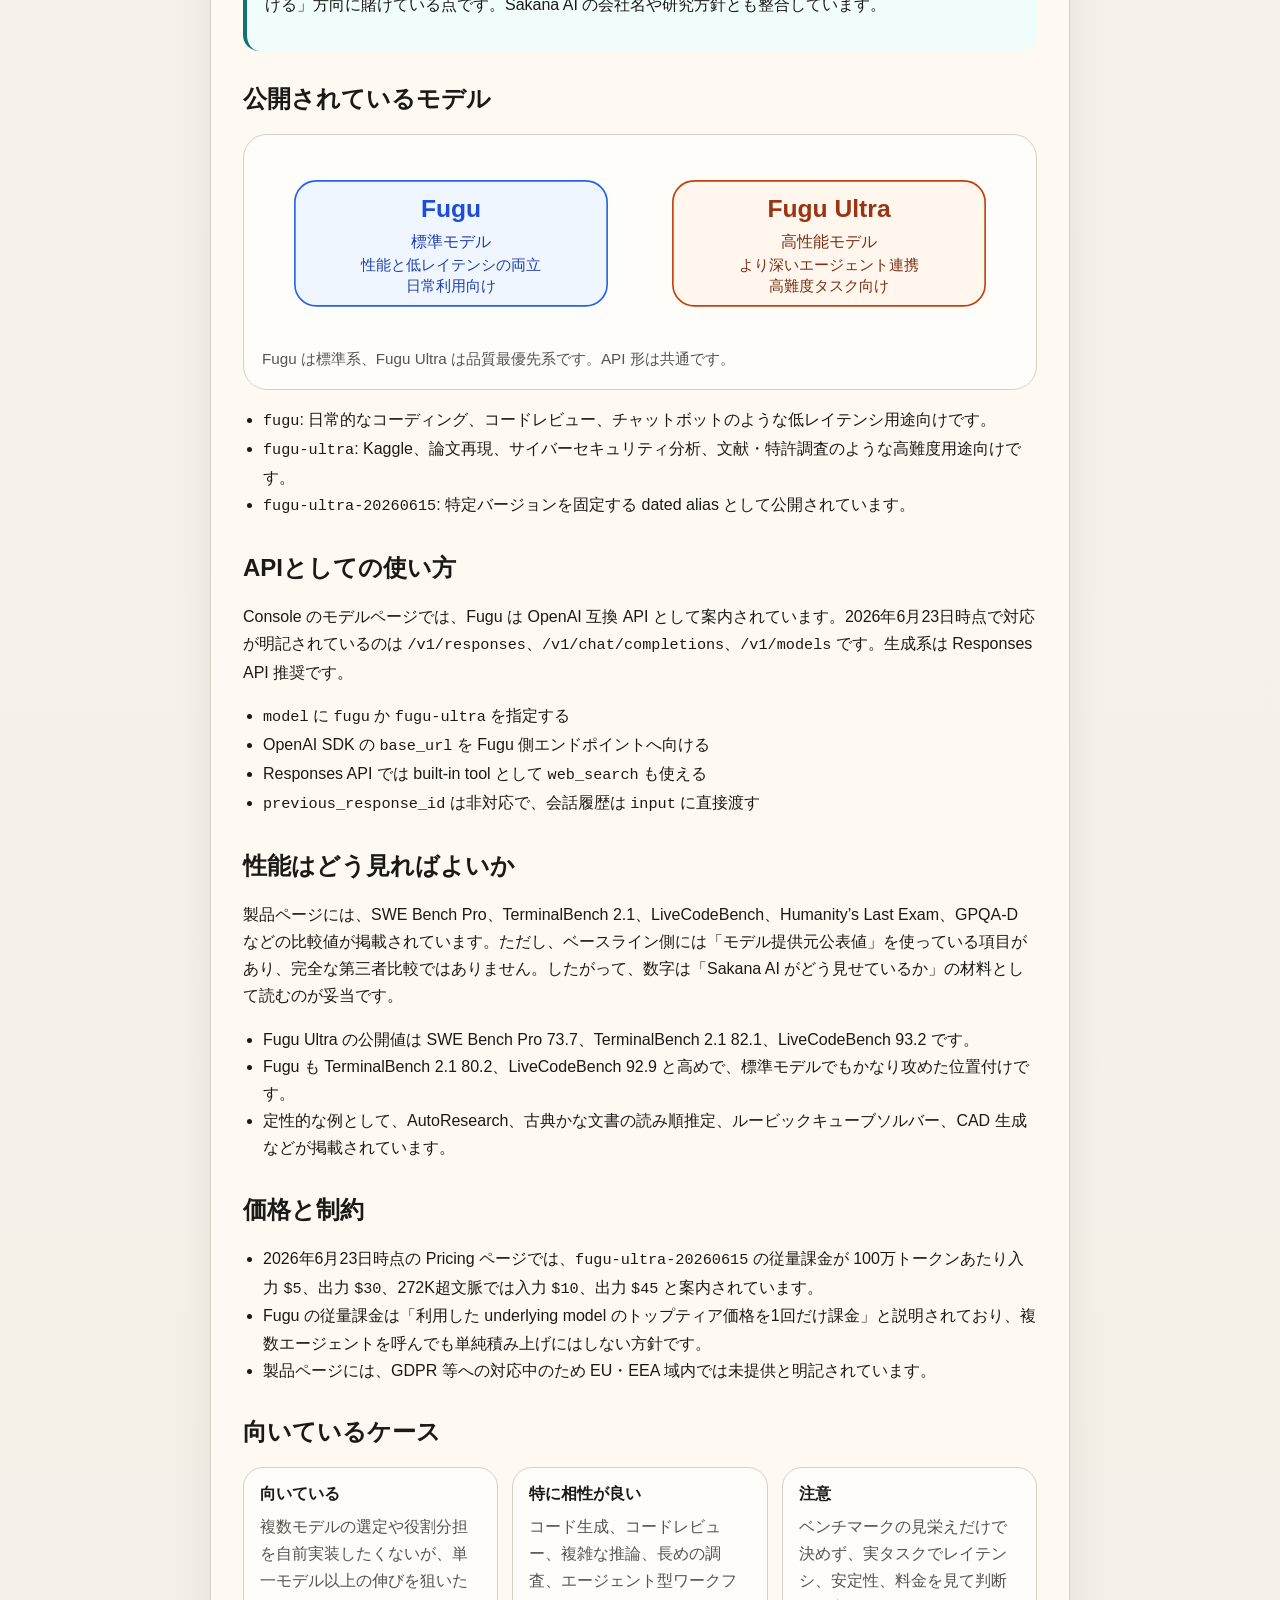
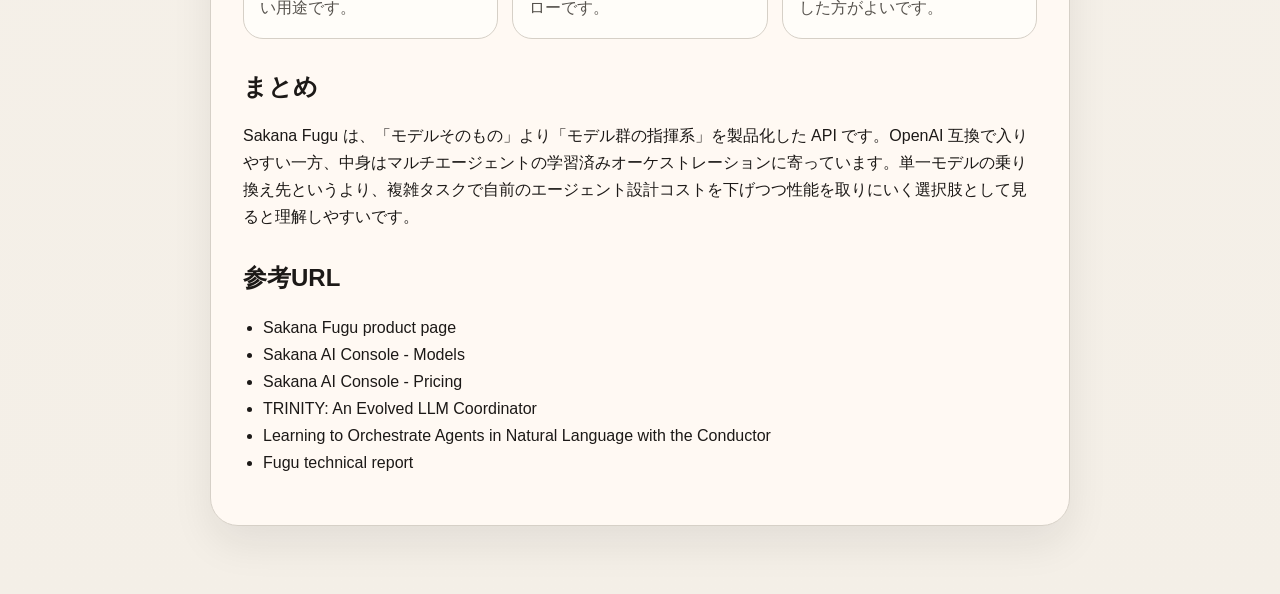
<file: articles/sakana-fugu.html>
<!doctype html>
<html lang="ja">
<head>
  <meta charset="utf-8">
  <meta name="viewport" content="width=device-width, initial-scale=1">
  <title>Sakana Fuguとは何か</title>
  <link rel="stylesheet" href="../styles/site.css">
</head>
<body>
  <main class="article-page">
    <a class="back-link" href="../index.html">← 一覧へ戻る</a>

    <article class="article-shell">
      <p class="eyebrow">AI / マルチエージェントAPI</p>
      <h1>Sakana Fuguとは何か</h1>
      <p class="article-date">作成日: 2026年6月23日</p>

      <section>
        <h2>要点</h2>
        <ul>
          <li>Sakana Fugu は、複数の大規模言語モデルを裏側で切り替えながら使う、Sakana AI の OpenAI 互換 API 製品です。</li>
          <li>単一モデルを直接呼ぶのではなく、コーディネーターが複数モデルに役割を割り振る設計で、複雑な推論やコーディングを強みにしています。</li>
          <li>2026年6月23日時点では <code>fugu</code> と <code>fugu-ultra</code> が公開され、Responses API、Chat Completions API、Models API に対応しています。</li>
        </ul>
      </section>

      <section>
        <h2>何か</h2>
        <p>Sakana Fugu は、「マルチエージェントシステムを一つのモデルAPIとして使う」という位置付けの製品です。利用者から見ると OpenAI 互換 API ですが、内部では単一の基盤モデルが常に答えるのではなく、タスクに応じて複数のモデルを選び分け、役割分担させながら回答を組み立てます。</p>
        <figure class="diagram-card">
          <svg viewBox="0 0 920 260" role="img" aria-label="Sakana Fuguの全体像">
            <rect x="20" y="90" width="170" height="84" rx="22" fill="#fff7ed" stroke="#c2410c" stroke-width="2"/>
            <text x="105" y="128" text-anchor="middle" font-size="24" font-weight="700" fill="#9a3412">利用者</text>
            <text x="105" y="154" text-anchor="middle" font-size="18" fill="#7c2d12">OpenAI互換API</text>

            <path d="M190 132 H260" stroke="#9ca3af" stroke-width="4" stroke-linecap="round"/>
            <polygon points="260,132 242,122 242,142" fill="#9ca3af"/>

            <rect x="260" y="60" width="220" height="144" rx="24" fill="#eff6ff" stroke="#2563eb" stroke-width="2"/>
            <text x="370" y="102" text-anchor="middle" font-size="28" font-weight="700" fill="#1d4ed8">Fugu</text>
            <text x="370" y="132" text-anchor="middle" font-size="18" fill="#1e40af">Coordinator</text>
            <text x="370" y="158" text-anchor="middle" font-size="18" fill="#1e40af">task routing</text>
            <text x="370" y="184" text-anchor="middle" font-size="18" fill="#1e40af">role assignment</text>

            <path d="M480 132 H548" stroke="#9ca3af" stroke-width="4" stroke-linecap="round"/>
            <polygon points="548,132 530,122 530,142" fill="#9ca3af"/>

            <rect x="548" y="28" width="160" height="72" rx="18" fill="#fefce8" stroke="#ca8a04" stroke-width="2"/>
            <text x="628" y="70" text-anchor="middle" font-size="20" font-weight="700" fill="#a16207">Thinker</text>

            <rect x="548" y="112" width="160" height="72" rx="18" fill="#ecfccb" stroke="#65a30d" stroke-width="2"/>
            <text x="628" y="154" text-anchor="middle" font-size="20" font-weight="700" fill="#3f6212">Worker</text>

            <rect x="548" y="196" width="160" height="40" rx="18" fill="#fce7f3" stroke="#db2777" stroke-width="2"/>
            <text x="628" y="221" text-anchor="middle" font-size="20" font-weight="700" fill="#9d174d">Verifier</text>

            <path d="M708 132 H780" stroke="#9ca3af" stroke-width="4" stroke-linecap="round"/>
            <polygon points="780,132 762,122 762,142" fill="#9ca3af"/>

            <rect x="780" y="90" width="120" height="84" rx="22" fill="#f0fdfa" stroke="#0f766e" stroke-width="2"/>
            <text x="840" y="128" text-anchor="middle" font-size="22" font-weight="700" fill="#0f766e">最終回答</text>
            <text x="840" y="154" text-anchor="middle" font-size="18" fill="#115e59">1つに統合</text>
          </svg>
          <figcaption class="diagram-caption">利用者は1本のAPIを呼びますが、内部ではコーディネーターが複数モデルに役割を振り、結果をまとめます。</figcaption>
        </figure>
      </section>

      <section>
        <h2>どう動くか</h2>
        <p>製品ページによると、Fugu の基盤研究は ICLR 2026 論文の <code>TRINITY</code> と <code>Conductor</code> です。TRINITY は軽量コーディネーターが複数ターンで LLM を選び、Thinker、Worker、Verifier の3役を割り当てる枠組みです。Conductor は強化学習で、どのモデルに何をさせ、どの出力を誰に見せるかまで自然言語で学習する方式です。</p>
        <div class="mini-grid">
          <div class="mini-card">
            <h3>TRINITY</h3>
            <p>軽量コーディネーターが、役割と担当モデルを複数ターンで決める設計です。</p>
          </div>
          <div class="mini-card">
            <h3>Conductor</h3>
            <p>自然言語の指示と通信経路そのものを、強化学習で最適化する設計です。</p>
          </div>
          <div class="mini-card">
            <h3>製品化</h3>
            <p>利用者には単一APIとして見せつつ、内部ではモデル切替と協調を自動化します。</p>
          </div>
        </div>
      </section>

      <section>
        <h2>何が強みか</h2>
        <ul>
          <li>単一ベンダー依存を避けつつ、タスクごとに得意なモデルへ振り分けられます。</li>
          <li>製品ページでは、コーディング、推論、科学系タスク、エージェント型タスクを主要な適用先として前面に出しています。</li>
          <li>特定プロバイダーやモデルをプールから除外できるため、データ、プライバシー、コンプライアンス要件に合わせやすい設計です。</li>
        </ul>
        <div class="compare-box">
          <p>重要なのは、「最強の単一モデルを作る」のではなく、「複数モデルの組み合わせ方を学習して性能を上げる」方向に賭けている点です。Sakana AI の会社名や研究方針とも整合しています。</p>
        </div>
      </section>

      <section>
        <h2>公開されているモデル</h2>
        <figure class="diagram-card">
          <svg viewBox="0 0 920 220" role="img" aria-label="FuguとFugu Ultraの違い">
            <rect x="40" y="34" width="380" height="152" rx="26" fill="#eff6ff" stroke="#2563eb" stroke-width="2"/>
            <text x="230" y="78" text-anchor="middle" font-size="30" font-weight="700" fill="#1d4ed8">Fugu</text>
            <text x="230" y="114" text-anchor="middle" font-size="20" fill="#1e40af">標準モデル</text>
            <text x="230" y="142" text-anchor="middle" font-size="18" fill="#1e40af">性能と低レイテンシの両立</text>
            <text x="230" y="168" text-anchor="middle" font-size="18" fill="#1e40af">日常利用向け</text>

            <rect x="500" y="34" width="380" height="152" rx="26" fill="#fff7ed" stroke="#c2410c" stroke-width="2"/>
            <text x="690" y="78" text-anchor="middle" font-size="30" font-weight="700" fill="#9a3412">Fugu Ultra</text>
            <text x="690" y="114" text-anchor="middle" font-size="20" fill="#7c2d12">高性能モデル</text>
            <text x="690" y="142" text-anchor="middle" font-size="18" fill="#7c2d12">より深いエージェント連携</text>
            <text x="690" y="168" text-anchor="middle" font-size="18" fill="#7c2d12">高難度タスク向け</text>
          </svg>
          <figcaption class="diagram-caption">Fugu は標準系、Fugu Ultra は品質最優先系です。API 形は共通です。</figcaption>
        </figure>
        <ul>
          <li><code>fugu</code>: 日常的なコーディング、コードレビュー、チャットボットのような低レイテンシ用途向けです。</li>
          <li><code>fugu-ultra</code>: Kaggle、論文再現、サイバーセキュリティ分析、文献・特許調査のような高難度用途向けです。</li>
          <li><code>fugu-ultra-20260615</code>: 特定バージョンを固定する dated alias として公開されています。</li>
        </ul>
      </section>

      <section>
        <h2>APIとしての使い方</h2>
        <p>Console のモデルページでは、Fugu は OpenAI 互換 API として案内されています。2026年6月23日時点で対応が明記されているのは <code>/v1/responses</code>、<code>/v1/chat/completions</code>、<code>/v1/models</code> です。生成系は Responses API 推奨です。</p>
        <ul>
          <li><code>model</code> に <code>fugu</code> か <code>fugu-ultra</code> を指定する</li>
          <li>OpenAI SDK の <code>base_url</code> を Fugu 側エンドポイントへ向ける</li>
          <li>Responses API では built-in tool として <code>web_search</code> も使える</li>
          <li><code>previous_response_id</code> は非対応で、会話履歴は <code>input</code> に直接渡す</li>
        </ul>
      </section>

      <section>
        <h2>性能はどう見ればよいか</h2>
        <p>製品ページには、SWE Bench Pro、TerminalBench 2.1、LiveCodeBench、Humanity’s Last Exam、GPQA-D などの比較値が掲載されています。ただし、ベースライン側には「モデル提供元公表値」を使っている項目があり、完全な第三者比較ではありません。したがって、数字は「Sakana AI がどう見せているか」の材料として読むのが妥当です。</p>
        <ul>
          <li>Fugu Ultra の公開値は SWE Bench Pro 73.7、TerminalBench 2.1 82.1、LiveCodeBench 93.2 です。</li>
          <li>Fugu も TerminalBench 2.1 80.2、LiveCodeBench 92.9 と高めで、標準モデルでもかなり攻めた位置付けです。</li>
          <li>定性的な例として、AutoResearch、古典かな文書の読み順推定、ルービックキューブソルバー、CAD 生成などが掲載されています。</li>
        </ul>
      </section>

      <section>
        <h2>価格と制約</h2>
        <ul>
          <li>2026年6月23日時点の Pricing ページでは、<code>fugu-ultra-20260615</code> の従量課金が 100万トークンあたり入力 <code>$5</code>、出力 <code>$30</code>、272K超文脈では入力 <code>$10</code>、出力 <code>$45</code> と案内されています。</li>
          <li>Fugu の従量課金は「利用した underlying model のトップティア価格を1回だけ課金」と説明されており、複数エージェントを呼んでも単純積み上げにはしない方針です。</li>
          <li>製品ページには、GDPR 等への対応中のため EU・EEA 域内では未提供と明記されています。</li>
        </ul>
      </section>

      <section>
        <h2>向いているケース</h2>
        <div class="mini-grid">
          <div class="mini-card">
            <h3>向いている</h3>
            <p>複数モデルの選定や役割分担を自前実装したくないが、単一モデル以上の伸びを狙いたい用途です。</p>
          </div>
          <div class="mini-card">
            <h3>特に相性が良い</h3>
            <p>コード生成、コードレビュー、複雑な推論、長めの調査、エージェント型ワークフローです。</p>
          </div>
          <div class="mini-card">
            <h3>注意</h3>
            <p>ベンチマークの見栄えだけで決めず、実タスクでレイテンシ、安定性、料金を見て判断した方がよいです。</p>
          </div>
        </div>
      </section>

      <section>
        <h2>まとめ</h2>
        <p>Sakana Fugu は、「モデルそのもの」より「モデル群の指揮系」を製品化した API です。OpenAI 互換で入りやすい一方、中身はマルチエージェントの学習済みオーケストレーションに寄っています。単一モデルの乗り換え先というより、複雑タスクで自前のエージェント設計コストを下げつつ性能を取りにいく選択肢として見ると理解しやすいです。</p>
      </section>

      <section>
        <h2>参考URL</h2>
        <ul>
          <li><a href="https://sakana.ai/fugu/">Sakana Fugu product page</a></li>
          <li><a href="https://console.sakana.ai/models">Sakana AI Console - Models</a></li>
          <li><a href="https://console.sakana.ai/pricing">Sakana AI Console - Pricing</a></li>
          <li><a href="https://arxiv.org/abs/2512.04695">TRINITY: An Evolved LLM Coordinator</a></li>
          <li><a href="https://arxiv.org/abs/2512.04388">Learning to Orchestrate Agents in Natural Language with the Conductor</a></li>
          <li><a href="https://github.com/SakanaAI/fugu/blob/main/Fugu_technical_report.pdf">Fugu technical report</a></li>
        </ul>
      </section>
    </article>
  </main>
</body>
</html>
</file>
<file: styles/site.css>
:root {
  --bg: #f4efe7;
  --panel: #fffaf4;
  --panel-strong: #fff;
  --text: #1c1917;
  --muted: #57534e;
  --line: #d6d0c7;
  --accent: #c2410c;
  --accent-soft: #ffedd5;
  --shadow: 0 18px 40px rgba(28, 25, 23, 0.08);
}

* {
  box-sizing: border-box;
}

body {
  margin: 0;
  font-family: "Hiragino Sans", "Yu Gothic", sans-serif;
  background:
    radial-gradient(circle at top left, rgba(194, 65, 12, 0.08), transparent 28%),
    linear-gradient(180deg, #f8f4ee 0%, var(--bg) 100%);
  color: var(--text);
  line-height: 1.7;
}

a {
  color: inherit;
  text-decoration: none;
}

code {
  font-family: "SFMono-Regular", Consolas, monospace;
  font-size: 0.95em;
}

.site-header {
  position: sticky;
  top: 0;
  z-index: 10;
  backdrop-filter: blur(18px);
  background: rgba(248, 244, 238, 0.86);
  border-bottom: 1px solid rgba(214, 208, 199, 0.8);
}

.header-inner,
.page {
  width: min(1100px, calc(100% - 32px));
  margin: 0 auto;
}

.header-inner {
  display: flex;
  justify-content: space-between;
  align-items: center;
  gap: 16px;
  min-height: 72px;
}

.brand {
  font-size: 1.1rem;
  font-weight: 800;
  letter-spacing: 0.04em;
}

.nav {
  display: flex;
  flex-wrap: wrap;
  gap: 10px;
}

.nav a {
  padding: 8px 12px;
  border-radius: 999px;
  color: var(--muted);
}

.nav a:hover,
.nav a:focus-visible {
  background: var(--panel);
  color: var(--text);
}

.page {
  padding: 40px 0 80px;
}

.hero,
.recent-section,
.domain-section {
  margin-bottom: 28px;
}

.hero {
  padding: 32px;
  border: 1px solid var(--line);
  border-radius: 28px;
  background: linear-gradient(145deg, rgba(255, 255, 255, 0.95), rgba(255, 247, 237, 0.95));
  box-shadow: var(--shadow);
}

.hero h1,
.domain-heading h2,
.article-card h3 {
  margin: 0;
}

.lead,
.section-note,
.article-card p,
.article-row-desc,
.empty-state p {
  color: var(--muted);
}

.eyebrow {
  display: inline-flex;
  margin: 0 0 12px;
  padding: 4px 10px;
  border-radius: 999px;
  background: var(--accent-soft);
  color: var(--accent);
  font-size: 0.82rem;
  font-weight: 700;
  letter-spacing: 0.04em;
}

.section-map {
  display: grid;
  grid-template-columns: repeat(4, minmax(0, 1fr));
  gap: 14px;
  margin: 28px 0 36px;
}

.section-map a,
.article-card,
.article-row,
.empty-state {
  border: 1px solid var(--line);
  border-radius: 24px;
  background: rgba(255, 250, 244, 0.92);
  box-shadow: var(--shadow);
}

.section-map a {
  display: flex;
  flex-direction: column;
  gap: 6px;
  padding: 18px;
}

.section-map-label {
  color: var(--accent);
  font-size: 0.82rem;
  font-weight: 700;
}

.domain-heading {
  margin-bottom: 16px;
}

.article-list,
.article-row-list {
  display: grid;
  gap: 16px;
}

.article-list {
  grid-template-columns: repeat(2, minmax(0, 1fr));
}

.article-card {
  display: block;
  padding: 22px;
  transition: transform 180ms ease, border-color 180ms ease;
}

.article-card:hover,
.article-card:focus-visible,
.article-row:hover,
.article-row:focus-visible,
.section-map a:hover,
.section-map a:focus-visible {
  transform: translateY(-2px);
  border-color: #bfae99;
}

.card-meta-row {
  display: flex;
  justify-content: space-between;
  gap: 12px;
  align-items: center;
  margin: 0 0 12px;
}

.article-date,
.meta,
.article-row-meta {
  color: var(--muted);
  font-size: 0.92rem;
}

.meta,
.article-row-meta {
  font-weight: 600;
}

.article-row {
  display: grid;
  grid-template-columns: 1fr auto;
  gap: 18px;
  align-items: center;
  padding: 18px 22px;
}

.article-row-title {
  display: block;
  font-size: 1.05rem;
  font-weight: 700;
  margin-bottom: 6px;
}

.empty-state {
  padding: 18px 22px;
}

.article-page {
  width: min(860px, calc(100% - 32px));
  margin: 0 auto;
  padding: 40px 0 80px;
}

.article-shell {
  padding: 32px;
  border: 1px solid var(--line);
  border-radius: 28px;
  background: rgba(255, 250, 244, 0.96);
  box-shadow: var(--shadow);
}

.article-shell h1,
.article-shell h2,
.article-shell h3 {
  line-height: 1.3;
}

.article-shell h1 {
  margin-top: 0;
  margin-bottom: 8px;
}

.article-shell section + section {
  margin-top: 32px;
}

.article-shell ul,
.article-shell ol {
  padding-left: 1.25rem;
}

.note-box,
.compare-box {
  padding: 16px 18px;
  border-left: 4px solid var(--accent);
  border-radius: 16px;
  background: #fff7ed;
}

.compare-box {
  border-left-color: #0f766e;
  background: #f0fdfa;
}

.diagram-card {
  margin: 20px 0 0;
  padding: 18px;
  border: 1px solid var(--line);
  border-radius: 24px;
  background: #fffdf9;
}

.diagram-card svg {
  display: block;
  width: 100%;
  height: auto;
}

.diagram-caption {
  margin: 12px 0 0;
  color: var(--muted);
  font-size: 0.95rem;
}

.mini-grid {
  display: grid;
  grid-template-columns: repeat(3, minmax(0, 1fr));
  gap: 14px;
  margin-top: 18px;
}

.mini-card {
  padding: 16px;
  border: 1px solid var(--line);
  border-radius: 20px;
  background: #fffdf9;
}

.mini-card h3 {
  margin: 0 0 8px;
  font-size: 1rem;
}

.mini-card p {
  margin: 0;
  color: var(--muted);
}

.back-link {
  display: inline-flex;
  margin-bottom: 18px;
  color: var(--accent);
  font-weight: 700;
}

@media (max-width: 820px) {
  .section-map,
  .article-list,
  .mini-grid {
    grid-template-columns: 1fr;
  }

  .article-row {
    grid-template-columns: 1fr;
  }

  .header-inner {
    flex-direction: column;
    justify-content: center;
    padding: 14px 0;
  }
}
</file>
